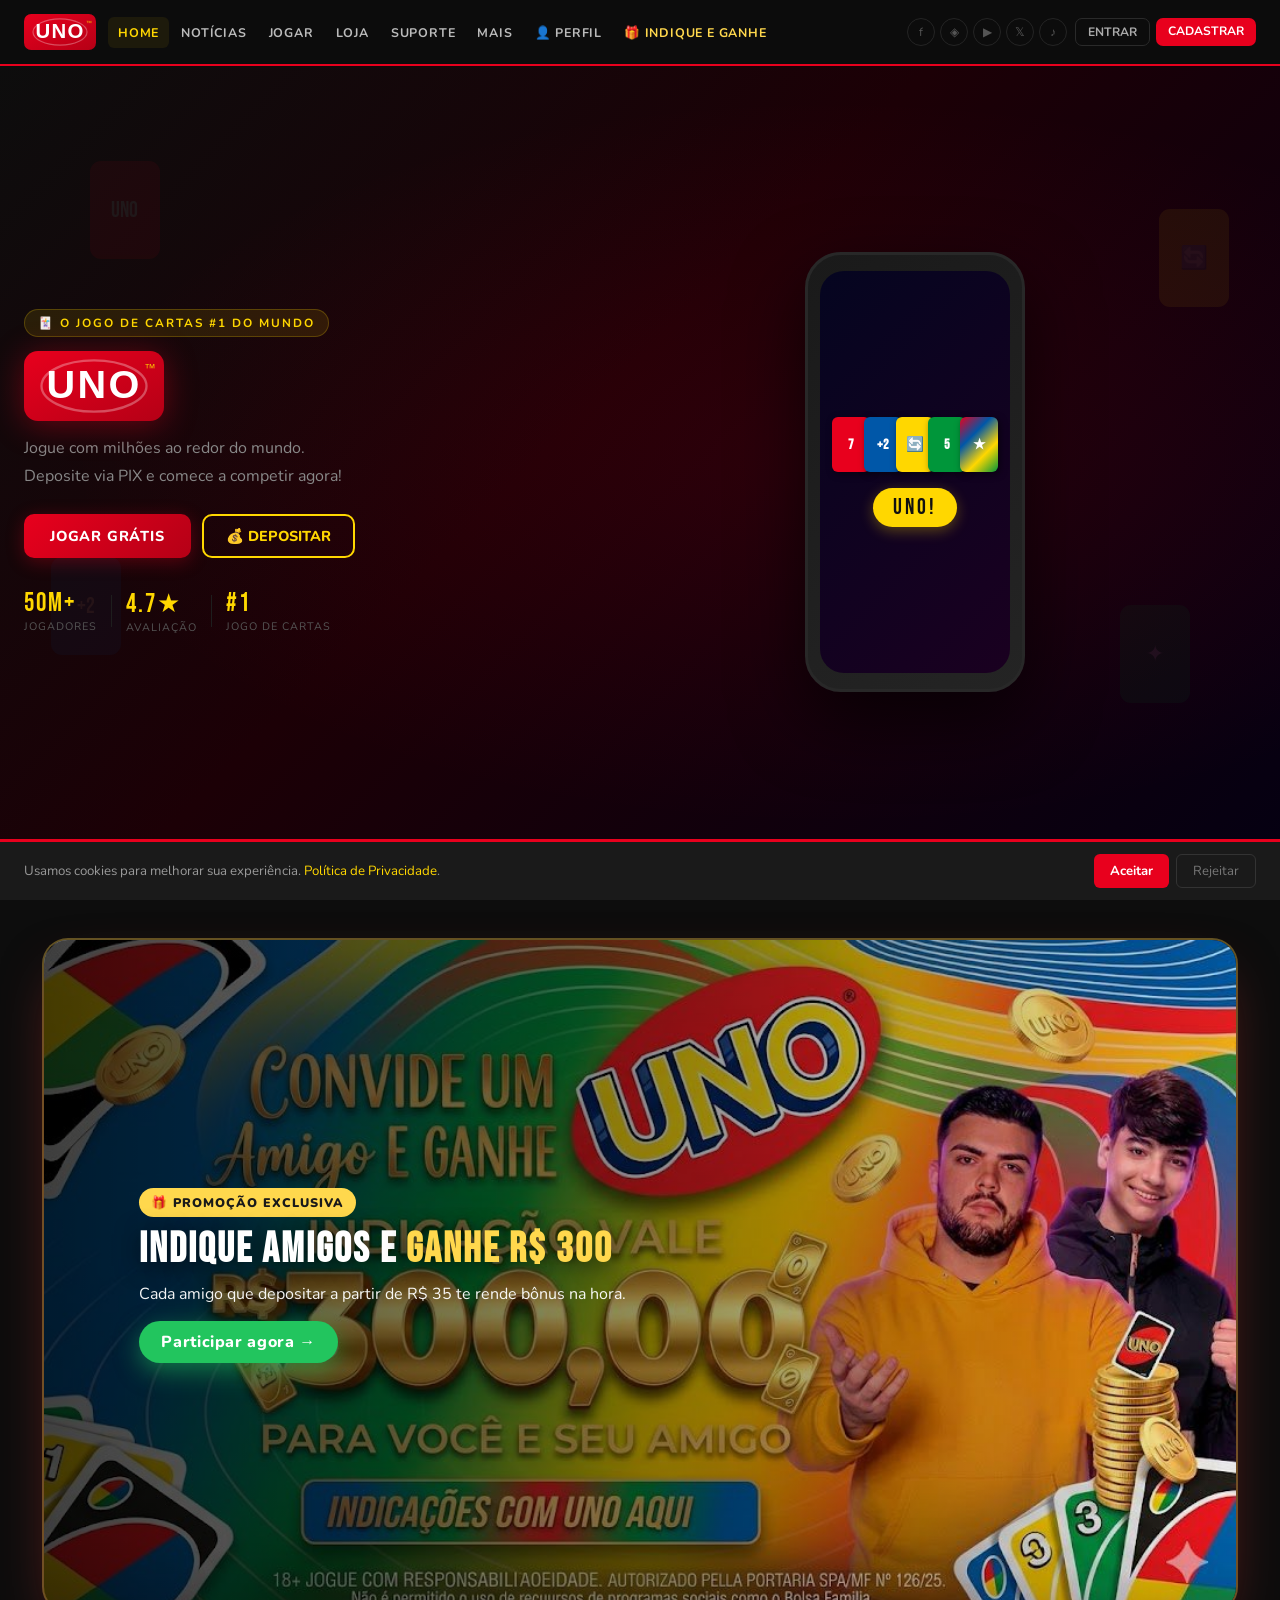
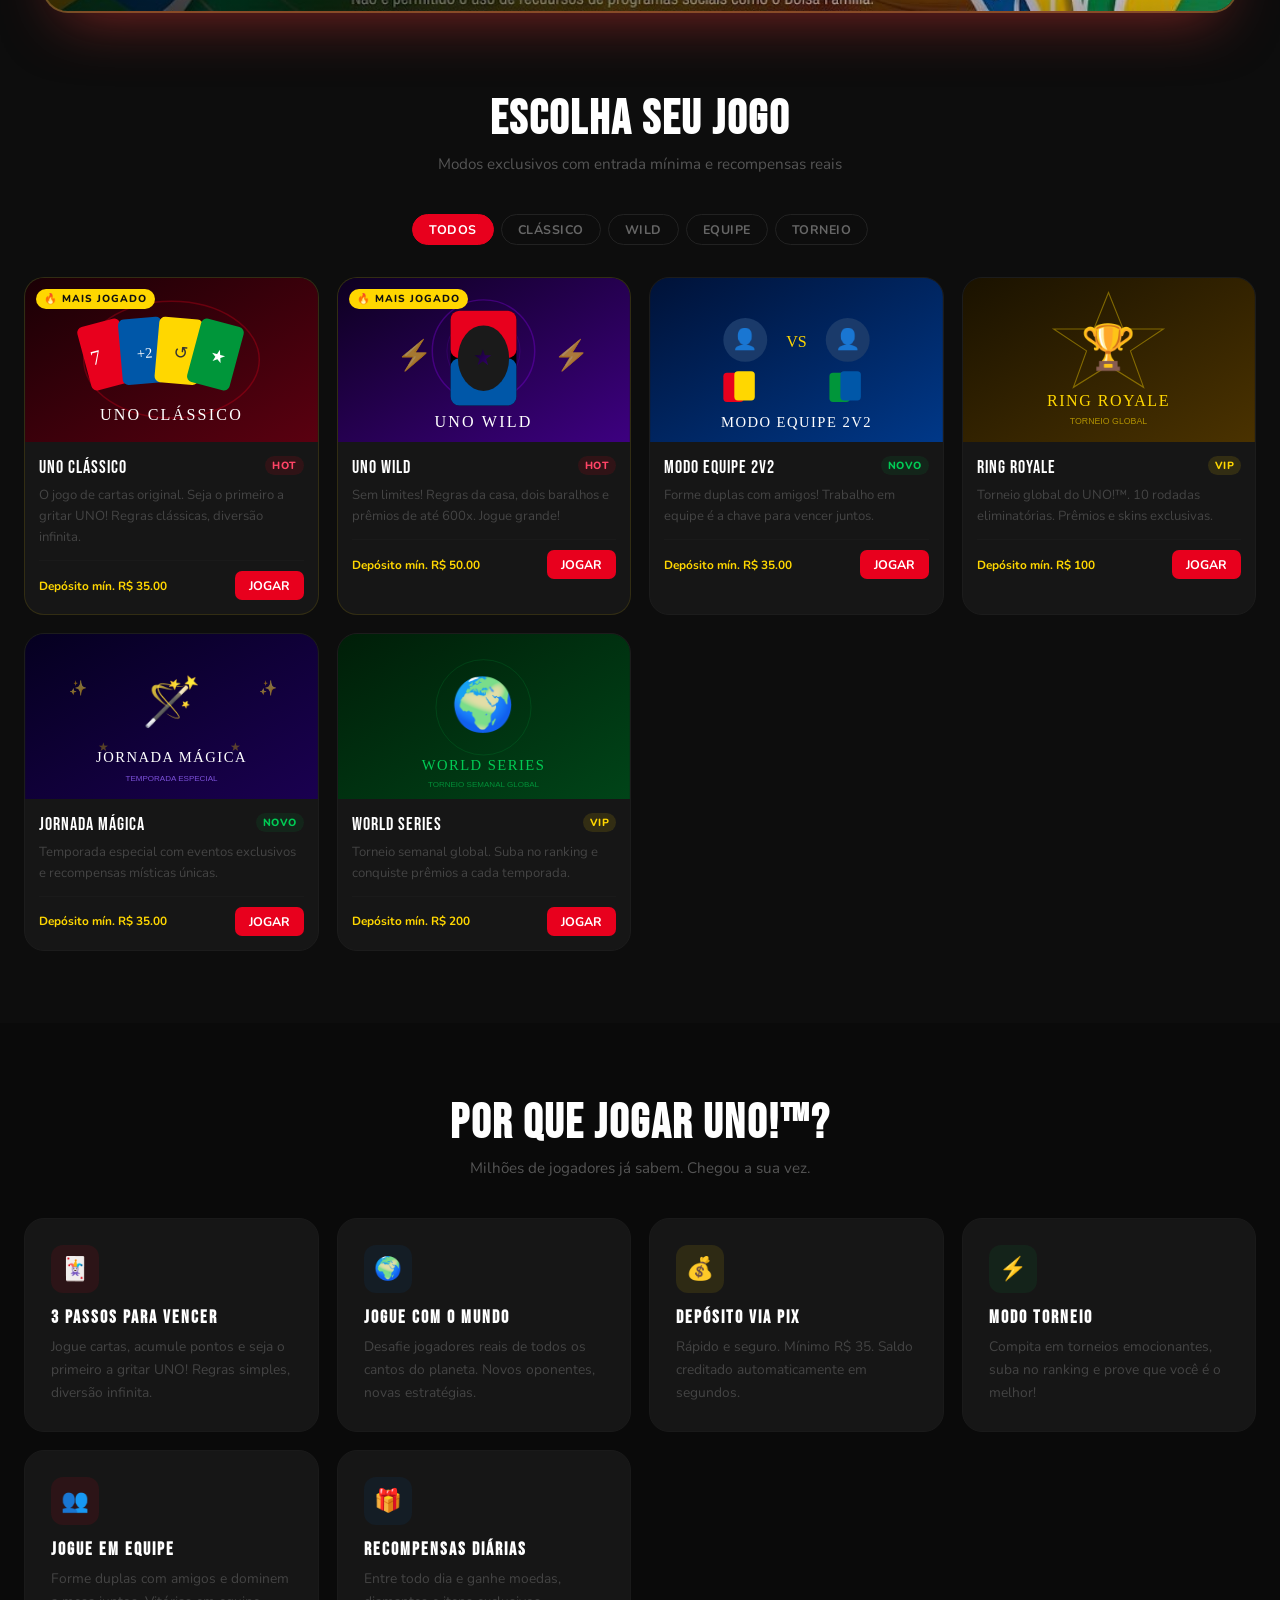
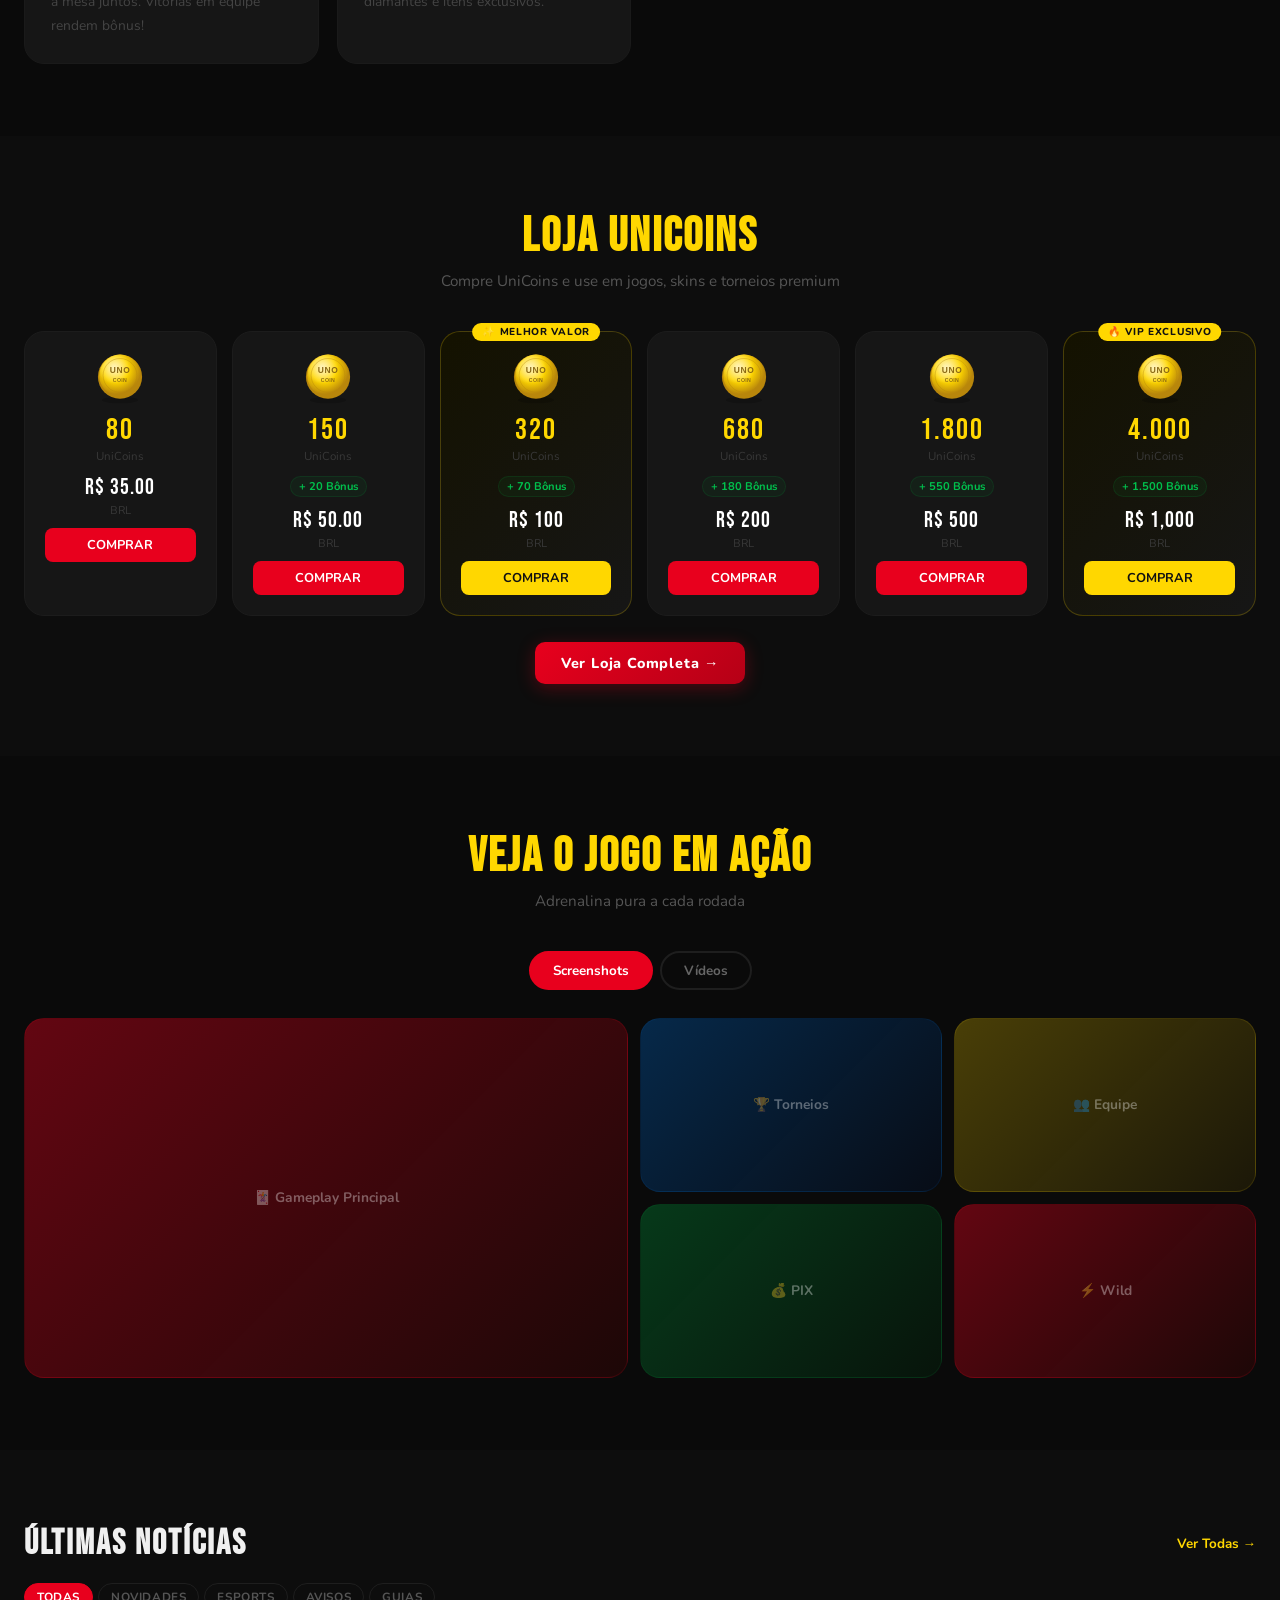
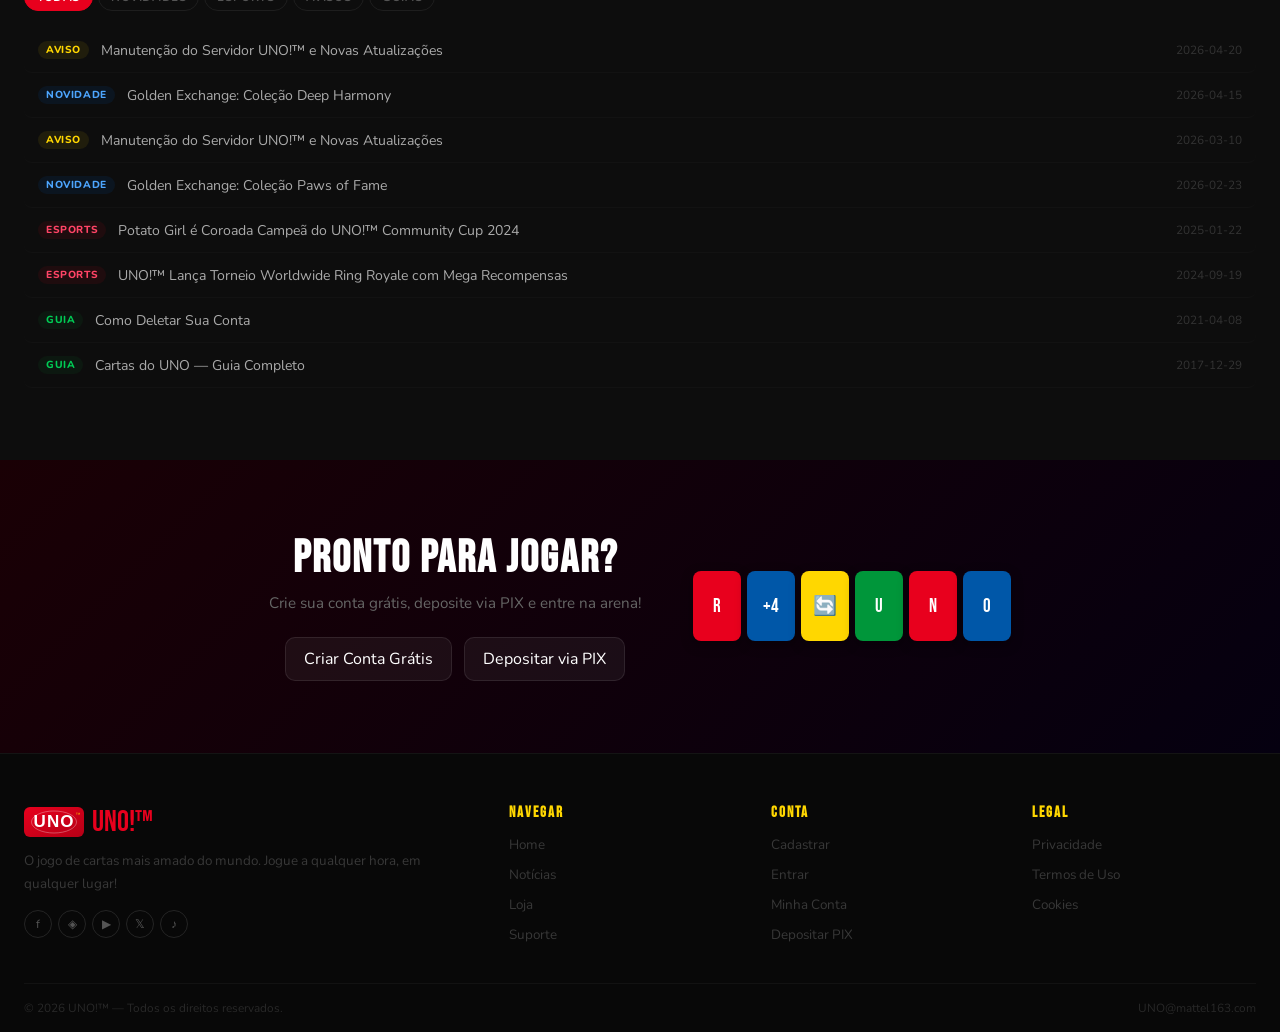
<file: index.html>
<!DOCTYPE html>
<html lang="pt-BR">
<head>
<meta charset="UTF-8"><meta name="viewport" content="width=device-width,initial-scale=1.0">
<meta name="description" content="UNO!™ — O jogo de cartas #1 do mundo. Jogue online, deposite via PIX e compita com jogadores do mundo todo!">
<title>UNO!™ – O Jogo de Cartas Oficial</title>
<link rel="stylesheet" href="css/style.css">
<link href="https://fonts.googleapis.com/css2?family=Bebas+Neue&family=Nunito:wght@400;600;700;800;900&display=swap" rel="stylesheet">
</head>
<body>

<!-- COOKIE -->
<div id="cookieBanner" class="cookie-banner">
  <p>Usamos cookies para melhorar sua experiência. <a href="pages/privacy.html">Política de Privacidade</a>.</p>
  <div class="cookie-btns"><button onclick="acceptCookies()" class="btn-accept">Aceitar</button><button onclick="rejectCookies()" class="btn-reject">Rejeitar</button></div>
</div>

<!-- EXTERNAL MODAL -->
<div id="externalModal" class="modal-overlay" style="display:none"><div class="modal-box"><h3>Ei!</h3><p>Você está saindo do UNO!™ para outro site com política separada.</p><div class="modal-btns"><button onclick="closeModal()" class="btn-goback">VOLTAR</button><button onclick="continueExternal()" class="btn-continue">CONTINUAR</button></div></div></div>

<!-- BUY COINS MODAL -->
<div id="buyCoinModal" class="modal-overlay" style="display:none"><div class="modal-box"><button class="modal-close-x" onclick="closeBuyModal()">✕</button><h3>💰 Comprar UniCoins</h3><p id="bcPkgName" style="font-size:1.3rem;color:var(--yellow);font-family:'Bebas Neue',sans-serif;letter-spacing:2px;margin-bottom:4px"></p><p>Preço: <strong id="bcPkgPrice" style="color:#fff;font-size:1.1rem"></strong></p><p id="bcPkgBonus" style="color:var(--green-light);font-size:.82rem;min-height:18px"></p><div class="modal-btns" style="margin-top:16px"><button onclick="closeBuyModal()" class="btn-goback">CANCELAR</button><button onclick="confirmBuyCoins()" class="btn-continue">PAGAR VIA PIX</button></div></div></div>

<!-- NAVBAR -->
<nav class="navbar" id="navbar">
  <div class="nav-container">
    <a href="index.html" class="nav-logo-wrap">
      <img src="img/uno-logo.svg" alt="UNO" class="nav-logo-img">
    </a>
    <button class="nav-toggle" onclick="toggleMenu()"><span></span><span></span><span></span></button>
    <ul class="nav-links" id="navLinks">
      <li><a href="index.html" class="active" id="nav-home">HOME</a></li>
      <li><a href="pages/news.html" id="nav-news">NOTÍCIAS</a></li>
      <li class="dropdown"><a href="#" id="nav-play">JOGAR ▾</a><ul class="dropdown-menu">
        <li><a href="pages/register.html">🎮 Criar Conta Grátis</a></li>
        <li><a href="pages/login.html">🔑 Entrar e Jogar</a></li>
        <li><a href="pages/deposit.html">💰 Depositar via PIX</a></li>
      </ul></li>
      <li><a href="pages/shop.html" id="nav-shop">LOJA</a></li>
      <li><a href="pages/support.html" id="nav-support">SUPORTE</a></li>
      <li class="dropdown"><a href="#" id="nav-more">MAIS ▾</a><ul class="dropdown-menu">
        <li><a href="#" onclick="openExternal('https://phase10.com');return false;">Phase10</a></li>
        <li><a href="#" onclick="openExternal('https://skipbo.com');return false;">Skip-Bo™</a></li>
        <li><a href="#" onclick="openExternal('https://uno.mattel.com');return false;">UNO Wonder™</a></li>
      </ul></li>
    </ul>
    <div class="nav-right">
      <div class="nav-balance" id="navBalance"></div>
      <div class="nav-social">
        <a href="#" onclick="openExternal('https://facebook.com/UNOnow');return false;" class="soc-icon">f</a>
        <a href="#" class="soc-icon">◈</a><a href="#" class="soc-icon">▶</a>
        <a href="#" class="soc-icon">𝕏</a><a href="#" class="soc-icon">♪</a>
      </div>
      <div class="nav-auth-btns" id="navAuthBtns">
        <a href="pages/login.html" class="btn-ln">ENTRAR</a>
        <a href="pages/register.html" class="btn-rn">CADASTRAR</a>
      </div>
    </div>
  </div>
</nav>

<!-- HERO -->
<section class="hero">
  <div class="cf-r card-float">UNO</div><div class="cf-b card-float">+2</div>
  <div class="cf-y card-float">🔄</div><div class="cf-g card-float">✦</div>
  <div class="hero-content">
    <div class="hero-badge" id="heroBadge">🃏 O JOGO DE CARTAS #1 DO MUNDO</div>
    <img src="img/uno-logo.svg" alt="UNO!™" class="hero-logo-img">
    <p class="hero-sub" id="heroSub">Jogue com milhões ao redor do mundo.<br>Deposite via PIX e comece a competir agora!</p>
    <div class="hero-actions">
      <a href="pages/register.html" class="btn-hp" id="btnPlay">JOGAR GRÁTIS</a>
      <a href="pages/deposit.html" class="btn-hs" id="btnDeposit">💰 DEPOSITAR</a>
    </div>
    <div class="hero-stats">
      <div class="hstat"><span class="hstat-n">50M+</span><span class="hstat-l" data-stat-players>Jogadores</span></div>
      <div class="hstat-div"></div>
      <div class="hstat"><span class="hstat-n">4.7★</span><span class="hstat-l" data-stat-rating>Avaliação</span></div>
      <div class="hstat-div"></div>
      <div class="hstat"><span class="hstat-n">#1</span><span class="hstat-l" data-stat-rank>Jogo de Cartas</span></div>
    </div>
  </div>
  <div class="hero-img">
    <div class="phone-wrap"><div class="phone-scr"><div class="gp-inner">
      <div class="gp-cards">
        <div class="gp-card gc-r">7</div><div class="gp-card gc-b">+2</div>
        <div class="gp-card gc-y">🔄</div><div class="gp-card gc-g">5</div>
        <div class="gp-card gc-w">★</div>
      </div>
      <div class="gp-uno">UNO!</div>
    </div></div></div>
  </div>
</section>

<!-- TICKER -->
<div class="news-ticker"><span class="ticker-lbl">🔴 AO VIVO</span>
  <div class="ticker-track">
    <span>⚡ Manutenção do servidor UNO!™ — 20/04/2026</span>
    <span>🏆 Golden Exchange: Coleção Deep Harmony — 15/04/2026</span>
    <span>🎮 Novos modos de jogo disponíveis!</span>
    <span>🌍 Torneio Ring Royale com recompensas épicas</span>
    <span>💰 Depósito via PIX instantâneo — mínimo R$ 35</span>
    <span>⚡ Manutenção do servidor UNO!™ — 20/04/2026</span>
    <span>🏆 Golden Exchange: Coleção Deep Harmony — 15/04/2026</span>
    <span>🎮 Novos modos de jogo disponíveis!</span>
    <span>🌍 Torneio Ring Royale com recompensas épicas</span>
    <span>💰 Depósito via PIX instantâneo — mínimo R$ 35</span>
  </div>
</div>

<!-- PROMO BANNER (Indique e Ganhe) -->
<section class="promo-banner-home">
  <div class="sec-wrap">
    <a href="pages/promo.html" class="promo-banner-link" aria-label="Indique e Ganhe R$ 300">
      <img src="img/promo-banner.jpeg" alt="Indique amigos e ganhe R$ 300" class="promo-banner-img">
      <div class="promo-banner-overlay">
        <span class="promo-banner-tag">🎁 PROMOÇÃO EXCLUSIVA</span>
        <h3>Indique amigos e <span style="color:#ffd84d">ganhe R$ 300</span></h3>
        <p>Cada amigo que depositar a partir de R$ 35 te rende bônus na hora.</p>
        <span class="promo-banner-cta">Participar agora →</span>
      </div>
    </a>
  </div>
</section>

<!-- GAMES -->

<section class="games-section" id="jogos">
  <div class="sec-wrap">
    <div class="sec-hdr">
      <h2 id="gamesTitle">Escolha Seu Jogo</h2>
      <p id="gamesSub">Modos exclusivos com entrada mínima e recompensas reais</p>
    </div>
    <div class="game-tabs">
      <button class="gtab active" onclick="switchGameTab('all')">TODOS</button>
      <button class="gtab" onclick="switchGameTab('classic')">CLÁSSICO</button>
      <button class="gtab" onclick="switchGameTab('wild')">WILD</button>
      <button class="gtab" onclick="switchGameTab('team')">EQUIPE</button>
      <button class="gtab" onclick="switchGameTab('tournament')">TORNEIO</button>
    </div>
    <div class="games-grid">
      <div class="game-card-item featured" data-type="classic" onclick="playGame('UNO Clássico')">
        <div class="featured-badge">🔥 MAIS JOGADO</div>
        <img src="img/game-classic.svg" alt="UNO Clássico" class="game-thumb">
        <div class="game-info">
          <div class="game-info-top"><span class="game-name">UNO Clássico</span><span class="gbadge gb-hot">HOT</span></div>
          <p class="game-desc">O jogo de cartas original. Seja o primeiro a gritar UNO! Regras clássicas, diversão infinita.</p>
          <div class="game-footer">
            <span class="game-min-dep"><span class="game-min-label">Depósito mín.</span> <span class="price-brl" data-brl="35">R$ 35</span></span>
            <button class="btn-play">JOGAR</button>
          </div>
        </div>
      </div>
      <div class="game-card-item featured" data-type="wild" onclick="playGame('UNO Wild')">
        <div class="featured-badge">🔥 MAIS JOGADO</div>
        <img src="img/game-wild.svg" alt="UNO Wild" class="game-thumb">
        <div class="game-info">
          <div class="game-info-top"><span class="game-name">UNO Wild</span><span class="gbadge gb-hot">HOT</span></div>
          <p class="game-desc">Sem limites! Regras da casa, dois baralhos e prêmios de até 600x. Jogue grande!</p>
          <div class="game-footer">
            <span class="game-min-dep"><span class="game-min-label">Depósito mín.</span> <span class="price-brl" data-brl="50">R$ 50</span></span>
            <button class="btn-play">JOGAR</button>
          </div>
        </div>
      </div>
      <div class="game-card-item" data-type="team" onclick="playGame('UNO Equipe 2v2')">
        <img src="img/game-team.svg" alt="UNO Equipe" class="game-thumb">
        <div class="game-info">
          <div class="game-info-top"><span class="game-name">Modo Equipe 2v2</span><span class="gbadge gb-new">NOVO</span></div>
          <p class="game-desc">Forme duplas com amigos! Trabalho em equipe é a chave para vencer juntos.</p>
          <div class="game-footer">
            <span class="game-min-dep"><span class="game-min-label">Depósito mín.</span> <span class="price-brl" data-brl="35">R$ 35</span></span>
            <button class="btn-play">JOGAR</button>
          </div>
        </div>
      </div>
      <div class="game-card-item" data-type="tournament" onclick="playGame('Ring Royale')">
        <img src="img/game-royale.svg" alt="Ring Royale" class="game-thumb">
        <div class="game-info">
          <div class="game-info-top"><span class="game-name">Ring Royale</span><span class="gbadge gb-vip">VIP</span></div>
          <p class="game-desc">Torneio global do UNO!™. 10 rodadas eliminatórias. Prêmios e skins exclusivas.</p>
          <div class="game-footer">
            <span class="game-min-dep"><span class="game-min-label">Depósito mín.</span> <span class="price-brl" data-brl="100">R$ 100</span></span>
            <button class="btn-play">JOGAR</button>
          </div>
        </div>
      </div>
      <div class="game-card-item" data-type="classic" onclick="playGame('Jornada Mágica')">
        <img src="img/game-magic.svg" alt="Jornada Mágica" class="game-thumb">
        <div class="game-info">
          <div class="game-info-top"><span class="game-name">Jornada Mágica</span><span class="gbadge gb-new">NOVO</span></div>
          <p class="game-desc">Temporada especial com eventos exclusivos e recompensas místicas únicas.</p>
          <div class="game-footer">
            <span class="game-min-dep"><span class="game-min-label">Depósito mín.</span> <span class="price-brl" data-brl="35">R$ 35</span></span>
            <button class="btn-play">JOGAR</button>
          </div>
        </div>
      </div>
      <div class="game-card-item" data-type="tournament" onclick="playGame('World Series')">
        <img src="img/game-world.svg" alt="World Series" class="game-thumb">
        <div class="game-info">
          <div class="game-info-top"><span class="game-name">World Series</span><span class="gbadge gb-vip">VIP</span></div>
          <p class="game-desc">Torneio semanal global. Suba no ranking e conquiste prêmios a cada temporada.</p>
          <div class="game-footer">
            <span class="game-min-dep"><span class="game-min-label">Depósito mín.</span> <span class="price-brl" data-brl="200">R$ 200</span></span>
            <button class="btn-play">JOGAR</button>
          </div>
        </div>
      </div>
    </div>
  </div>
</section>

<!-- FEATURES -->
<section class="features-section">
  <div class="sec-wrap">
    <div class="sec-hdr"><h2 id="featTitle">Por Que Jogar UNO!™?</h2><p id="featSub">Milhões de jogadores já sabem. Chegou a sua vez.</p></div>
    <div class="features-grid">
      <div class="feat-card"><div class="feat-icon ic-r">🃏</div><h3>3 Passos para Vencer</h3><p>Jogue cartas, acumule pontos e seja o primeiro a gritar UNO! Regras simples, diversão infinita.</p></div>
      <div class="feat-card"><div class="feat-icon ic-b">🌍</div><h3>Jogue com o Mundo</h3><p>Desafie jogadores reais de todos os cantos do planeta. Novos oponentes, novas estratégias.</p></div>
      <div class="feat-card"><div class="feat-icon ic-y">💰</div><h3>Depósito via PIX</h3><p>Rápido e seguro. Mínimo R$ 35. Saldo creditado automaticamente em segundos.</p></div>
      <div class="feat-card"><div class="feat-icon ic-g">⚡</div><h3>Modo Torneio</h3><p>Compita em torneios emocionantes, suba no ranking e prove que você é o melhor!</p></div>
      <div class="feat-card"><div class="feat-icon ic-r">👥</div><h3>Jogue em Equipe</h3><p>Forme duplas com amigos e dominem a mesa juntos. Vitórias em equipe rendem bônus!</p></div>
      <div class="feat-card"><div class="feat-icon ic-b">🎁</div><h3>Recompensas Diárias</h3><p>Entre todo dia e ganhe moedas, diamantes e itens exclusivos.</p></div>
    </div>
  </div>
</section>

<!-- UNICOINS SHOP -->
<section class="shop-section">
  <div class="sec-wrap">
    <div class="sec-hdr yel"><h2 id="shopTitle">Loja UniCoins</h2><p id="shopSub">Compre UniCoins e use em jogos, skins e torneios premium</p></div>
    <div class="coins-grid">
      <div class="coin-pkg" onclick="buyCoins({coins:'80',price:'35',label:'Starter Pack'})">
        <img src="img/uno-coin.svg" class="pkg-icon" alt="UniCoin">
        <div class="pkg-coins">80</div><div class="pkg-coin-label">UniCoins</div>
        <div class="pkg-price price-brl" data-brl="35">R$ 35</div><div class="pkg-price-brl">BRL</div>
        <button class="btn-buy">COMPRAR</button>
      </div>
      <div class="coin-pkg" onclick="buyCoins({coins:'150',price:'50',bonus:'+ 20 Bônus',label:'Bronze Pack'})">
        <img src="img/uno-coin.svg" class="pkg-icon" alt="UniCoin">
        <div class="pkg-coins">150</div><div class="pkg-coin-label">UniCoins</div>
        <div class="pkg-bonus">+ 20 Bônus</div>
        <div class="pkg-price price-brl" data-brl="50">R$ 50</div><div class="pkg-price-brl">BRL</div>
        <button class="btn-buy">COMPRAR</button>
      </div>
      <div class="coin-pkg best-val" onclick="buyCoins({coins:'320',price:'100',bonus:'+ 70 Bônus',label:'Silver Pack'})">
        <div class="pkg-badge">✨ MELHOR VALOR</div>
        <img src="img/uno-coin.svg" class="pkg-icon" alt="UniCoin">
        <div class="pkg-coins">320</div><div class="pkg-coin-label">UniCoins</div>
        <div class="pkg-bonus">+ 70 Bônus</div>
        <div class="pkg-price price-brl" data-brl="100">R$ 100</div><div class="pkg-price-brl">BRL</div>
        <button class="btn-buy">COMPRAR</button>
      </div>
      <div class="coin-pkg" onclick="buyCoins({coins:'680',price:'200',bonus:'+ 180 Bônus',label:'Gold Pack'})">
        <img src="img/uno-coin.svg" class="pkg-icon" alt="UniCoin">
        <div class="pkg-coins">680</div><div class="pkg-coin-label">UniCoins</div>
        <div class="pkg-bonus">+ 180 Bônus</div>
        <div class="pkg-price price-brl" data-brl="200">R$ 200</div><div class="pkg-price-brl">BRL</div>
        <button class="btn-buy">COMPRAR</button>
      </div>
      <div class="coin-pkg" onclick="buyCoins({coins:'1800',price:'500',bonus:'+ 550 Bônus',label:'Platinum Pack'})">
        <img src="img/uno-coin.svg" class="pkg-icon" alt="UniCoin">
        <div class="pkg-coins">1.800</div><div class="pkg-coin-label">UniCoins</div>
        <div class="pkg-bonus">+ 550 Bônus</div>
        <div class="pkg-price price-brl" data-brl="500">R$ 500</div><div class="pkg-price-brl">BRL</div>
        <button class="btn-buy">COMPRAR</button>
      </div>
      <div class="coin-pkg best-val" onclick="buyCoins({coins:'4000',price:'1000',bonus:'+ 1.500 Bônus',label:'Diamond VIP'})">
        <div class="pkg-badge">🔥 VIP EXCLUSIVO</div>
        <img src="img/uno-coin.svg" class="pkg-icon" alt="UniCoin">
        <div class="pkg-coins">4.000</div><div class="pkg-coin-label">UniCoins</div>
        <div class="pkg-bonus">+ 1.500 Bônus</div>
        <div class="pkg-price price-brl" data-brl="1000">R$ 1.000</div><div class="pkg-price-brl">BRL</div>
        <button class="btn-buy">COMPRAR</button>
      </div>
    </div>
    <div style="text-align:center;margin-top:26px">
      <a href="pages/shop.html" class="btn-hp" style="display:inline-block;padding:11px 26px">Ver Loja Completa →</a>
    </div>
  </div>
</section>

<!-- GALLERY -->
<section class="gallery-section">
  <div class="sec-wrap"><div class="sec-hdr yel"><h2>Veja o Jogo em Ação</h2><p>Adrenalina pura a cada rodada</p></div></div>
  <div class="gal-tabs">
    <button class="gtab2 active" onclick="switchTab('screenshots')">Screenshots</button>
    <button class="gtab2" onclick="switchTab('videos')">Vídeos</button>
  </div>
  <div class="gal-content" id="screenshotsTab">
    <div class="shots-grid">
      <div class="shot-big"><div class="shot-ph sg-r">🃏 Gameplay Principal</div></div>
      <div><div class="shot-ph sg-b" style="border-radius:var(--radius-lg);height:100%">🏆 Torneios</div></div>
      <div><div class="shot-ph sg-y" style="border-radius:var(--radius-lg);height:100%">👥 Equipe</div></div>
      <div><div class="shot-ph sg-g" style="border-radius:var(--radius-lg);height:100%">💰 PIX</div></div>
      <div><div class="shot-ph sg-r" style="border-radius:var(--radius-lg);height:100%">⚡ Wild</div></div>
    </div>
  </div>
  <div class="gal-content hidden" id="videosTab">
    <div class="vids-grid">
      <div class="vid-card" onclick="playVideo(this,'3 Passos para Vencer')"><div class="vid-thumb sg-r"><span class="vid-play-btn">▶</span><p>3 Passos para Vencer</p></div></div>
      <div class="vid-card" onclick="playVideo(this,'Sorry Not Sorry')"><div class="vid-thumb sg-b"><span class="vid-play-btn">▶</span><p>Sorry Not Sorry</p></div></div>
      <div class="vid-card" onclick="playVideo(this,'O Jogo #1 do Mundo')"><div class="vid-thumb sg-y"><span class="vid-play-btn">▶</span><p>O Jogo #1 do Mundo</p></div></div>
      <div class="vid-card" onclick="playVideo(this,'Trabalho em Equipe')"><div class="vid-thumb sg-g"><span class="vid-play-btn">▶</span><p>Trabalho em Equipe</p></div></div>
    </div>
  </div>
</section>

<!-- NEWS -->
<section class="news-section">
  <div class="sec-wrap">
    <div class="news-top"><h2 style="font-size:2.2rem">Últimas Notícias</h2><a href="pages/news.html" class="see-all">Ver Todas →</a></div>
    <div class="news-tabs">
      <button class="ntab active" onclick="filterNews('all',this)">TODAS</button>
      <button class="ntab" onclick="filterNews('news',this)">NOVIDADES</button>
      <button class="ntab" onclick="filterNews('esports',this)">ESPORTS</button>
      <button class="ntab" onclick="filterNews('notice',this)">AVISOS</button>
      <button class="ntab" onclick="filterNews('guide',this)">GUIAS</button>
    </div>
    <div class="news-list">
      <a href="pages/news-detail.html" class="news-item" data-type="notice"><span class="ntag t-notice">AVISO</span><span class="n-title">Manutenção do Servidor UNO!™ e Novas Atualizações</span><span class="n-date">2026-04-20</span></a>
      <a href="pages/news-detail.html" class="news-item" data-type="news"><span class="ntag t-news">NOVIDADE</span><span class="n-title">Golden Exchange: Coleção Deep Harmony</span><span class="n-date">2026-04-15</span></a>
      <a href="pages/news-detail.html" class="news-item" data-type="notice"><span class="ntag t-notice">AVISO</span><span class="n-title">Manutenção do Servidor UNO!™ e Novas Atualizações</span><span class="n-date">2026-03-10</span></a>
      <a href="pages/news-detail.html" class="news-item" data-type="news"><span class="ntag t-news">NOVIDADE</span><span class="n-title">Golden Exchange: Coleção Paws of Fame</span><span class="n-date">2026-02-23</span></a>
      <a href="pages/news-detail.html" class="news-item" data-type="esports"><span class="ntag t-esports">ESPORTS</span><span class="n-title">Potato Girl é Coroada Campeã do UNO!™ Community Cup 2024</span><span class="n-date">2025-01-22</span></a>
      <a href="pages/news-detail.html" class="news-item" data-type="esports"><span class="ntag t-esports">ESPORTS</span><span class="n-title">UNO!™ Lança Torneio Worldwide Ring Royale com Mega Recompensas</span><span class="n-date">2024-09-19</span></a>
      <a href="pages/news-detail.html" class="news-item" data-type="guide"><span class="ntag t-guide">GUIA</span><span class="n-title">Como Deletar Sua Conta</span><span class="n-date">2021-04-08</span></a>
      <a href="pages/news-detail.html" class="news-item" data-type="guide"><span class="ntag t-guide">GUIA</span><span class="n-title">Cartas do UNO — Guia Completo</span><span class="n-date">2017-12-29</span></a>
    </div>
  </div>
</section>

<!-- CTA -->
<section class="cta-section">
  <div class="cta-content">
    <h2 id="ctaTitle">Pronto para Jogar?</h2>
    <p id="ctaSub">Crie sua conta grátis, deposite via PIX e entre na arena!</p>
    <div class="cta-stores">
      <a href="pages/register.html" class="store-badge" id="btnSignupFree"><div class="sb-icon">🎮</div><div class="sb-text"><small>Comece agora</small><strong>Criar Conta Grátis</strong></div></a>
      <a href="pages/deposit.html" class="store-badge" id="btnDepositPix"><div class="sb-icon">💰</div><div class="sb-text"><small>Mínimo R$ 35</small><strong>Depositar via PIX</strong></div></a>
    </div>
  </div>
  <div class="cta-deco-cards">
    <div class="dc dc1">R</div><div class="dc dc2">+4</div><div class="dc dc3">🔄</div>
    <div class="dc dc4">U</div><div class="dc dc5">N</div><div class="dc dc6">O</div>
  </div>
</section>

<!-- FOOTER -->
<footer class="footer">
  <div class="footer-grid">
    <div class="footer-brand">
      <div class="footer-logo-wrap"><img src="img/uno-logo.svg" alt="UNO" class="footer-logo-img"><span class="footer-logo-text">UNO!™</span></div>
      <p>O jogo de cartas mais amado do mundo. Jogue a qualquer hora, em qualquer lugar!</p>
      <div class="footer-social">
        <a href="#" onclick="openExternal('https://facebook.com/UNOnow');return false;" class="soc-icon">f</a>
        <a href="#" class="soc-icon">◈</a><a href="#" class="soc-icon">▶</a>
        <a href="#" class="soc-icon">𝕏</a><a href="#" class="soc-icon">♪</a>
      </div>
    </div>
    <div class="footer-links"><h4>Navegar</h4><ul>
      <li><a href="index.html">Home</a></li><li><a href="pages/news.html">Notícias</a></li>
      <li><a href="pages/shop.html">Loja</a></li><li><a href="pages/support.html">Suporte</a></li>
    </ul></div>
    <div class="footer-links"><h4>Conta</h4><ul>
      <li><a href="pages/register.html">Cadastrar</a></li><li><a href="pages/login.html">Entrar</a></li>
      <li><a href="pages/dashboard.html">Minha Conta</a></li><li><a href="pages/deposit.html">Depositar PIX</a></li>
    </ul></div>
    <div class="footer-links"><h4>Legal</h4><ul>
      <li><a href="pages/privacy.html">Privacidade</a></li><li><a href="pages/eula.html">Termos de Uso</a></li>
      <li><a href="#" onclick="manageCookies();return false;">Cookies</a></li>
    </ul></div>
  </div>
  <div class="footer-bottom"><p>© 2026 UNO!™ — Todos os direitos reservados.</p><p>UNO@mattel163.com</p></div>
</footer>

<script src="js/main.js"></script>
</body>
</html>
</file>
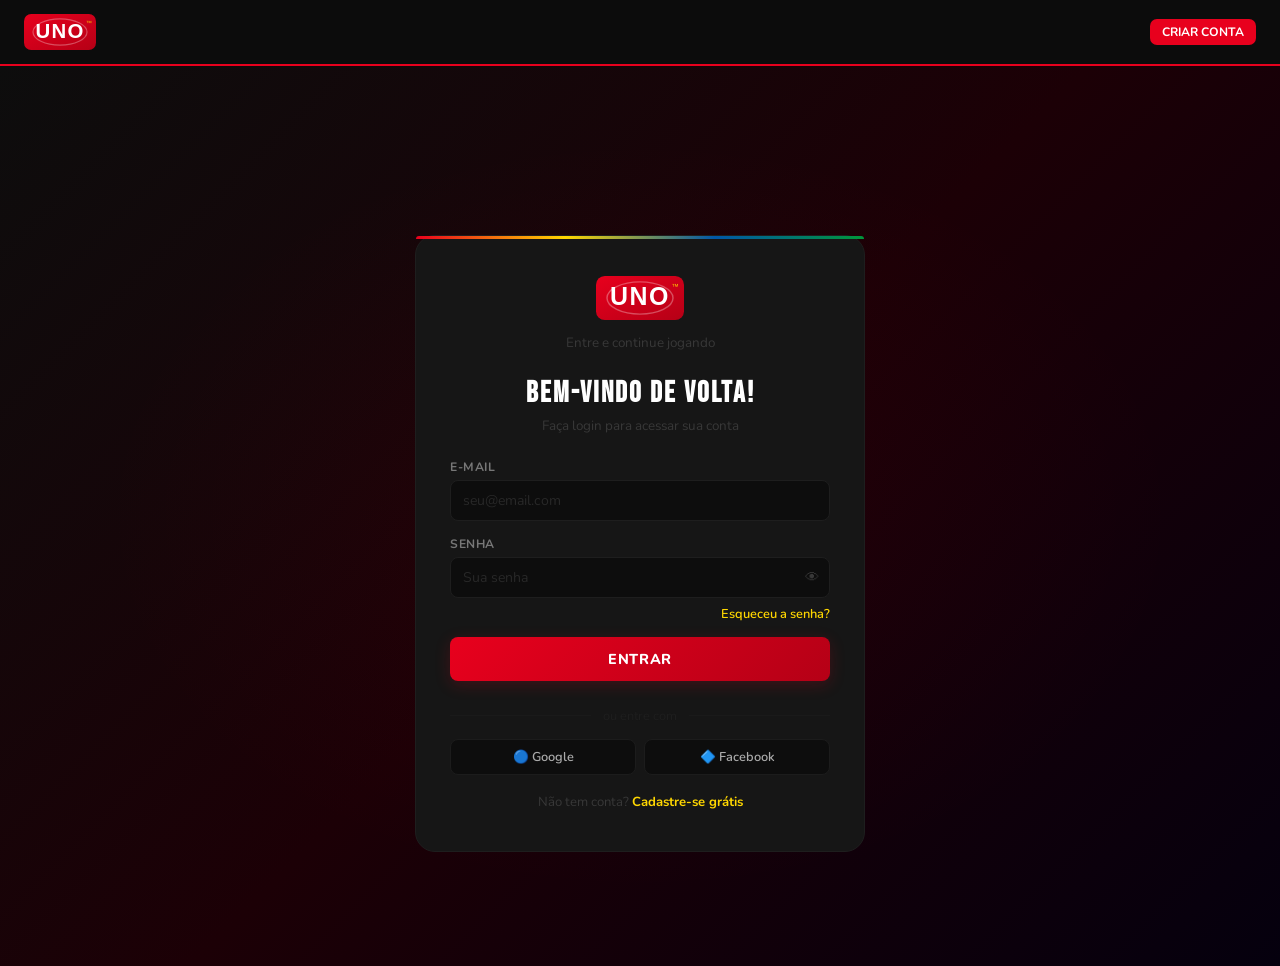
<file: pages/dashboard.html>
<!DOCTYPE html>
<html lang="pt-BR"><head><meta charset="UTF-8"><meta name="viewport" content="width=device-width,initial-scale=1.0"><title>Minha Conta – UNO!™</title><link rel="stylesheet" href="../css/style.css"><link href="https://fonts.googleapis.com/css2?family=Bebas+Neue&family=Nunito:wght@400;600;700;800;900&display=swap" rel="stylesheet"></head>
<body>
<nav class="navbar" id="navbar"><div class="nav-container"><a href="../index.html" class="nav-logo-wrap"><img src="../img/uno-logo.svg" alt="UNO" class="nav-logo-img"></a><button class="nav-toggle" onclick="toggleMenu()"><span></span><span></span><span></span></button><ul class="nav-links" id="navLinks"><li><a href="../index.html">HOME</a></li><li><a href="news.html">NOTÍCIAS</a></li><li><a href="support.html">SUPORTE</a></li></ul><div class="nav-right"><div class="nav-balance" id="navBalance"></div><div class="nav-auth-btns" id="navAuthBtns"></div></div></div></nav>
<div class="dash-layout">
<aside class="sidebar">
  <div class="s-user"><div class="s-avatar" id="sAvatar">U</div><div class="s-name" id="sName">...</div><div class="s-bal">Saldo: <span id="sBal">R$ 0,00</span></div></div>
  <ul class="s-nav">
    <li><a href="dashboard.html" class="active"><span class="ni">🏠</span> Visão Geral</a></li>
    <li><a href="deposit.html"><span class="ni">💰</span> Depositar PIX</a></li>
    <li><a href="withdraw.html"><span class="ni">💸</span> Sacar PIX</a></li>
    <li><a href="promo.html"><span class="ni">🎁</span> Indique e Ganhe</a></li>
    <li><a href="transactions.html"><span class="ni">📋</span> Transações</a></li>
    <li><a href="shop.html"><span class="ni">🛒</span> Loja UniCoins</a></li>
    <li><a href="profile.html"><span class="ni">👤</span> Perfil & Idioma</a></li>
    <li><a href="support.html"><span class="ni">🎧</span> Suporte</a></li>
    <li><a href="#" onclick="doLogout()"><span class="ni">🚪</span> Sair</a></li>
  </ul>
</aside>
<main class="main-area">
  <div class="dash-hdr"><h1 id="dashGreet">Olá!</h1><p>Bem-vindo de volta ao UNO!™</p></div>
  <div class="stats-row">
    <div class="stat-card sc-y"><div class="sc-label">SALDO DISPONÍVEL</div><div class="sc-value" id="scBalance">R$ 0,00</div><div class="sc-sub"><a href="deposit.html" style="color:var(--yellow)">+ Depositar via PIX</a></div></div>
    <div class="stat-card sc-g"><div class="sc-label">VITÓRIAS</div><div class="sc-value" id="scWins">0</div><div class="sc-sub">Total de vitórias</div></div>
    <div class="stat-card sc-b"><div class="sc-label">PARTIDAS</div><div class="sc-value" id="scGames">0</div><div class="sc-sub">Desde o início</div></div>
    <div class="stat-card sc-r"><div class="sc-label">NÍVEL</div><div class="sc-value" id="scLevel">1</div><div class="sc-sub">Continue jogando!</div></div>
  </div>
  <div style="margin-bottom:32px">
    <h3 style="font-size:1.35rem;color:#fff;margin-bottom:14px">Ações Rápidas</h3>
    <div style="display:flex;gap:11px;flex-wrap:wrap">
      <a href="deposit.html" class="btn-hp" style="display:inline-block;padding:10px 20px;font-size:.86rem">💰 Depositar PIX</a>
      <a href="withdraw.html" style="display:inline-block;padding:10px 20px;font-size:.86rem;border-radius:8px;background:linear-gradient(135deg,var(--green),#007a30);color:#fff;font-weight:700;font-family:'Nunito',sans-serif">💸 Sacar PIX</a>
      <a href="promo.html" style="display:inline-block;padding:10px 20px;font-size:.86rem;border-radius:8px;background:linear-gradient(135deg,var(--yellow),var(--yellow-dark));color:#111;font-weight:800;font-family:'Nunito',sans-serif">🎁 Indique e Ganhe R$ 300</a>
      <a href="../index.html#jogos" class="btn-hs" style="display:inline-block;padding:10px 20px;font-size:.86rem">🃏 Jogar</a>
      <a href="shop.html" style="display:inline-block;padding:10px 20px;font-size:.86rem;border-radius:8px;border:1px solid #222;color:#888;font-weight:700;transition:all .2s" onmouseover="this.style.borderColor='var(--yellow)';this.style.color='var(--yellow)'" onmouseout="this.style.borderColor='#222';this.style.color='#888'">🛒 Loja</a>
      <a href="transactions.html" style="display:inline-block;padding:10px 20px;font-size:.86rem;border-radius:8px;border:1px solid #222;color:#888;font-weight:700;transition:all .2s" onmouseover="this.style.borderColor='var(--yellow)';this.style.color='var(--yellow)'" onmouseout="this.style.borderColor='#222';this.style.color='#888'">📋 Transações</a>
    </div>
  </div>
  <div>
    <h3 style="font-size:1.35rem;color:#fff;margin-bottom:14px">Últimas Transações</h3>
    <div style="background:#161616;border:1px solid #1a1a1a;border-radius:var(--radius-lg);overflow:hidden">
      <table class="tx-table"><thead><tr><th>DATA</th><th>TIPO</th><th>MÉTODO</th><th>VALOR</th><th>STATUS</th></tr></thead>
      <tbody id="txBody"><tr><td colspan="5" style="text-align:center;color:#2a2a2a;padding:36px">Nenhuma transação. <a href="deposit.html" style="color:var(--yellow)">Faça seu primeiro depósito!</a></td></tr></tbody></table>
    </div>
  </div>
</main>
</div>
<script src="../js/main.js"></script><script src="../js/auth.js"></script>
<script>
requireAuth();
function doLogout(){localStorage.removeItem('unoUser');window.location.href='../index.html'}
window.addEventListener('DOMContentLoaded',()=>{
  const user=getUser();if(!user)return;
  document.getElementById('sAvatar').textContent=user.name.charAt(0).toUpperCase();
  document.getElementById('sName').textContent=user.name;
  document.getElementById('sBal').textContent='R$ '+parseFloat(user.balance||0).toFixed(2).replace('.',',');
  document.getElementById('dashGreet').textContent='Olá, '+user.name.split(' ')[0]+'!';
  document.getElementById('scBalance').textContent='R$ '+parseFloat(user.balance||0).toFixed(2).replace('.',',');
  document.getElementById('scWins').textContent=user.wins||0;
  document.getElementById('scGames').textContent=user.games||0;
  document.getElementById('scLevel').textContent=user.level||1;
  const nb=document.getElementById('navBalance');
  if(nb){nb.textContent='💰 R$ '+parseFloat(user.balance||0).toFixed(2).replace('.',',');nb.classList.add('show')}
  const txs=JSON.parse(localStorage.getItem('unoTransactions')||'[]');
  const tb=document.getElementById('txBody');
  if(txs.length){
    const sm={pending:'<span class="txb tx-p">⏳ Pendente</span>',confirmed:'<span class="txb tx-c">✅ Confirmado</span>',failed:'<span class="txb tx-f">❌ Falhou</span>'};
    tb.innerHTML=txs.slice(0,5).map(tx=>{
      const d=new Date(tx.date);
      return`<tr><td style="color:#383838;font-size:.8rem">${d.toLocaleDateString('pt-BR')} ${d.toLocaleTimeString('pt-BR',{hour:'2-digit',minute:'2-digit'})}</td><td>${tx.type==='deposit'?'⬇ Depósito':'⬆ Saque'}</td><td>PIX</td><td style="color:var(--yellow);font-weight:700">R$ ${parseFloat(tx.amount).toFixed(2).replace('.',',')}</td><td>${sm[tx.status]||sm.pending}</td></tr>`;
    }).join('');
  }
});
</script>
</body></html>
</file>
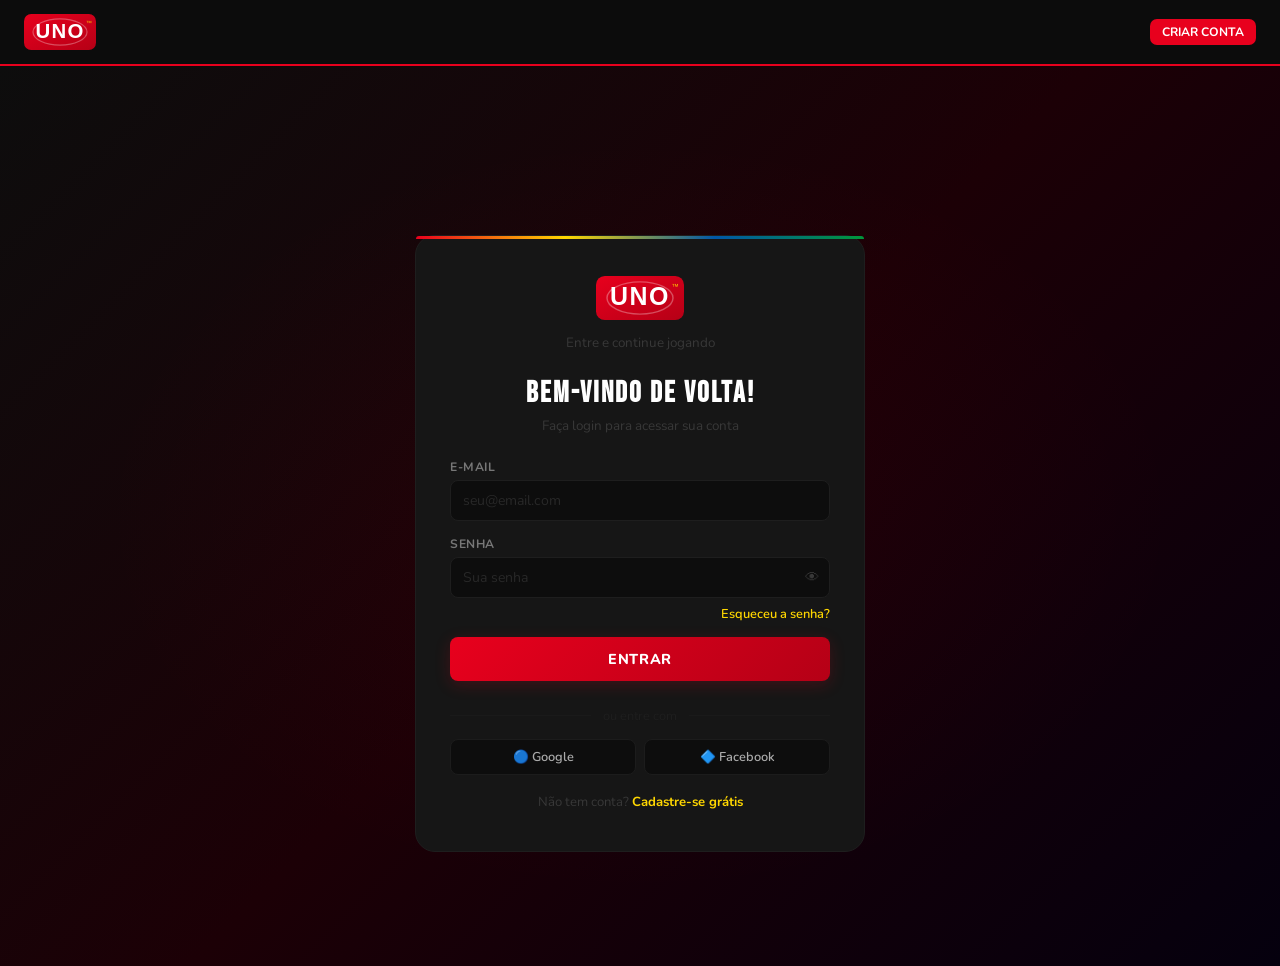
<file: pages/deposit.html>
<!DOCTYPE html>
<html lang="pt-BR"><head><meta charset="UTF-8"><meta name="viewport" content="width=device-width,initial-scale=1.0"><title>Depositar via PIX – UNO!™</title><link rel="stylesheet" href="../css/style.css"><link href="https://fonts.googleapis.com/css2?family=Bebas+Neue&family=Nunito:wght@400;600;700;800;900&display=swap" rel="stylesheet"></head>
<body>
<nav class="navbar" id="navbar"><div class="nav-container"><a href="../index.html" class="nav-logo-wrap"><img src="../img/uno-logo.svg" alt="UNO" class="nav-logo-img"></a><button class="nav-toggle" onclick="toggleMenu()"><span></span><span></span><span></span></button><ul class="nav-links" id="navLinks"><li><a href="../index.html">HOME</a></li><li><a href="dashboard.html">MINHA CONTA</a></li><li><a href="support.html">SUPORTE</a></li></ul><div class="nav-right"><div class="nav-balance" id="navBalance"></div><div class="nav-auth-btns" id="navAuthBtns"></div></div></div></nav>
<div class="page-hero"><h1>Depositar via PIX</h1><p class="breadcrumb"><a href="../index.html">HOME</a> › <a href="dashboard.html">MINHA CONTA</a> › DEPOSITAR</p></div>
<div class="page-content">
<div class="deposit-wrap">

<div id="pixForm">
  <div class="dep-card">
    <h3>💰 Escolha o Valor</h3>
    <div class="amount-grid" id="amountGrid"></div>
    <div class="form-group">
      <label class="form-label">OU DIGITE OUTRO VALOR (mín. R$ 20)</label>
      <div class="prefix-wrap"><span class="pfx">R$</span><input type="number" id="customAmount" class="form-input pfx-input" placeholder="0,00" min="20" step="0.01"></div>
    </div>
  </div>
  <div class="dep-card">
    <h3>👤 Seus Dados</h3>
    <div class="form-group"><label class="form-label">NOME COMPLETO</label><input type="text" id="depositName" class="form-input" placeholder="Seu nome completo"></div>
    <div class="form-group"><label class="form-label">E-MAIL</label><input type="email" id="depositEmail" class="form-input" placeholder="seu@email.com"></div>
    <div id="depErr" class="dep-err"></div>
    <button onclick="generatePix()" class="btn-full btn-red" id="btnGenPix">💳 Gerar QR Code PIX</button>
    <ul class="dep-info">
      <li><span>⚡</span> PIX processado instantaneamente</li>
      <li><span>🔒</span> 100% seguro via EXPFY Pay</li>
      <li><span>✅</span> Saldo creditado automaticamente</li>
      <li><span>⏱</span> QR Code válido por 10 minutos</li>
    </ul>
  </div>
</div>

<div id="pixResult" class="pix-result">
  <div class="dep-card" style="text-align:center">
    <h3 style="justify-content:center">📱 Pague com PIX</h3>
    <p style="color:#444;margin-bottom:20px;font-size:.88rem">Abra o app do seu banco → PIX → Ler QR Code</p>
    <div class="qr-box" id="qrCodeImg"><div style="font-size:2rem">⏳</div></div>
    <p style="color:#fff;font-weight:700;font-size:1.05rem;margin:13px 0">Valor: <span id="pixAmountDisplay" style="color:var(--yellow)">R$ 0,00</span></p>
    <p style="color:#444;font-size:.8rem;margin-bottom:6px">Ou use o PIX Copia e Cola:</p>
    <div class="pix-code-row"><span class="pix-code-txt" id="pixCodeText">Gerando código...</span><button class="btn-copy" onclick="copyPixCode()">Copiar</button></div>
    <div class="pix-timer">⏱ Expira em: <span id="pixCountdown">10:00</span></div>
    <div id="pixStatusMsg" class="pix-status-msg ps-pending" style="display:none"></div>
    <p style="color:#282828;font-size:.76rem;margin-top:12px">Verificando pagamento a cada 5s...</p>
    <button onclick="resetDeposit()" style="margin-top:13px;background:none;border:1px solid #1e1e1e;color:#444;padding:8px 20px;border-radius:7px;cursor:pointer;font-family:'Nunito',sans-serif;font-weight:600;font-size:.82rem;transition:all .2s" onmouseover="this.style.borderColor='#333';this.style.color='#aaa'" onmouseout="this.style.borderColor='#1e1e1e';this.style.color='#444'">← Gerar Novo PIX</button>
  </div>
</div>

</div>
</div>
<footer class="footer" style="margin-top:0"><div class="footer-bottom" style="padding:14px 24px"><p>© 2026 UNO!™</p><p><a href="privacy.html" style="color:#282828">Privacidade</a> · <a href="eula.html" style="color:#282828">Termos</a></p></div></footer>
<script src="../js/main.js"></script><script src="../js/auth.js"></script><script src="../js/pix.js"></script>
<script>
requireAuth();
function resetDeposit(){
  document.getElementById('pixResult').classList.remove('show');
  document.getElementById('pixForm').style.display='block';
  const btn=document.getElementById('btnGenPix');
  if(btn){btn.disabled=false;btn.innerHTML='💳 Gerar QR Code PIX'}
  clearInterval(pixCheckInterval);clearInterval(pixCountdownInterval);
}
// Nav balance
window.addEventListener('DOMContentLoaded',()=>{
  const user=getUser();const nb=document.getElementById('navBalance');
  if(user&&nb){nb.textContent='💰 R$ '+parseFloat(user.balance||0).toFixed(2).replace('.',',');nb.classList.add('show')}
});
</script>
</body></html>
</file>
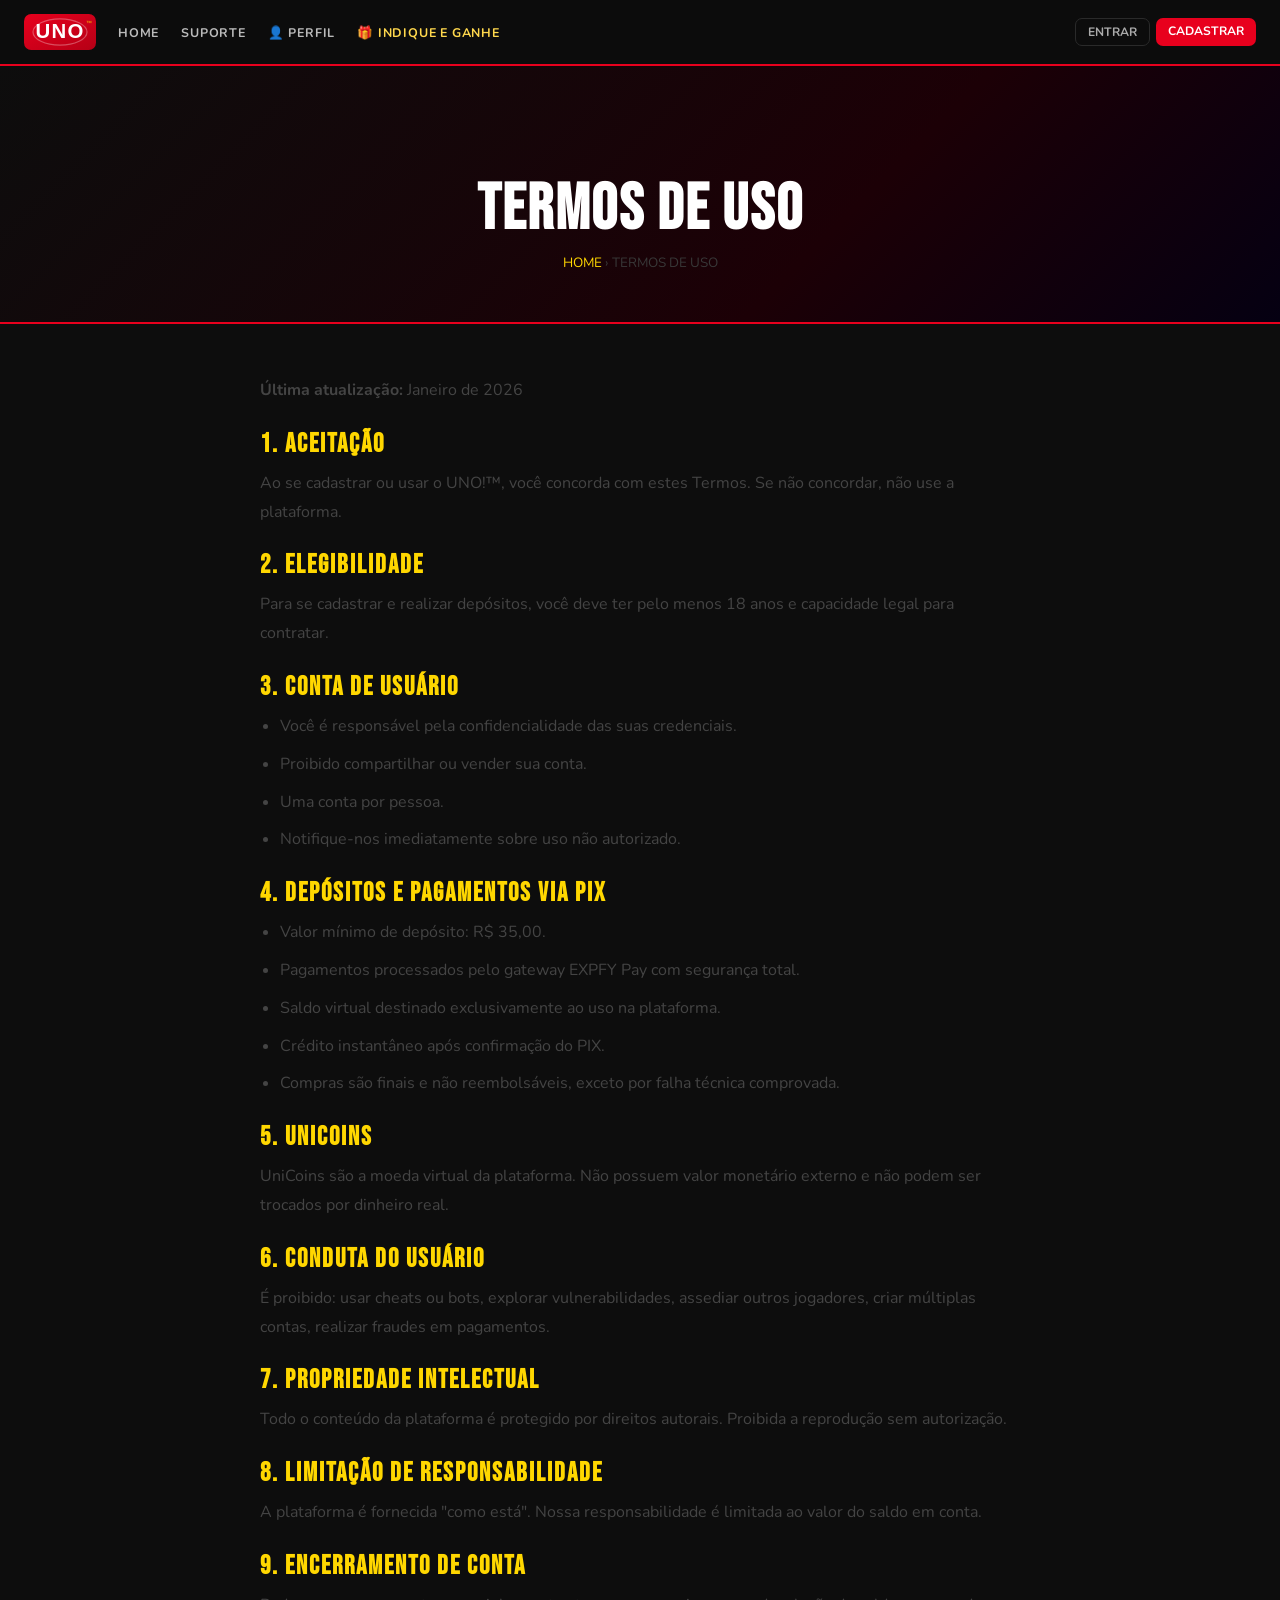
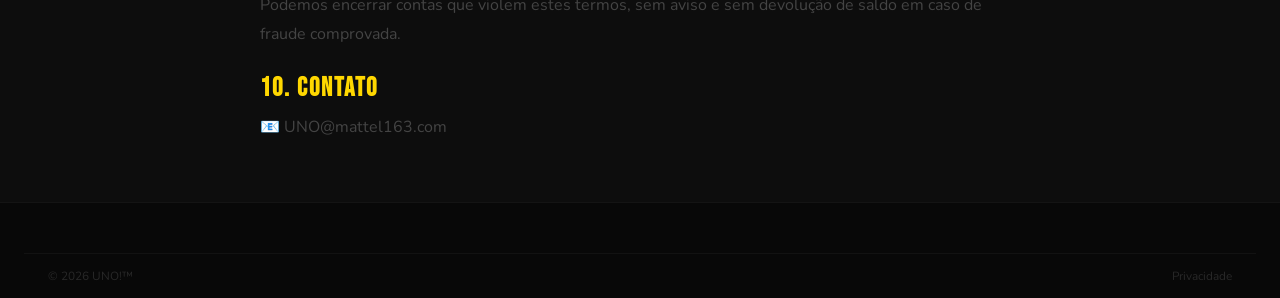
<file: pages/eula.html>
<!DOCTYPE html>
<html lang="pt-BR"><head><meta charset="UTF-8"><meta name="viewport" content="width=device-width,initial-scale=1.0"><title>Termos de Uso – UNO!™</title><link rel="stylesheet" href="../css/style.css"><link href="https://fonts.googleapis.com/css2?family=Bebas+Neue&family=Nunito:wght@400;600;700;800;900&display=swap" rel="stylesheet"></head>
<body>
<nav class="navbar" id="navbar"><div class="nav-container"><a href="../index.html" class="nav-logo-wrap"><img src="../img/uno-logo.svg" alt="UNO" class="nav-logo-img"></a><ul class="nav-links" id="navLinks"><li><a href="../index.html">HOME</a></li><li><a href="support.html">SUPORTE</a></li></ul><div class="nav-right"><div class="nav-auth-btns" id="navAuthBtns"><a href="login.html" class="btn-ln">ENTRAR</a><a href="register.html" class="btn-rn">CADASTRAR</a></div></div></div></nav>
<div class="page-hero"><h1>Termos de Uso</h1><p class="breadcrumb"><a href="../index.html">HOME</a> › TERMOS DE USO</p></div>
<div class="page-content"><div class="legal-content">
  <p><strong>Última atualização:</strong> Janeiro de 2026</p>
  <h2>1. Aceitação</h2><p>Ao se cadastrar ou usar o UNO!™, você concorda com estes Termos. Se não concordar, não use a plataforma.</p>
  <h2>2. Elegibilidade</h2><p>Para se cadastrar e realizar depósitos, você deve ter pelo menos 18 anos e capacidade legal para contratar.</p>
  <h2>3. Conta de Usuário</h2><ul><li>Você é responsável pela confidencialidade das suas credenciais.</li><li>Proibido compartilhar ou vender sua conta.</li><li>Uma conta por pessoa.</li><li>Notifique-nos imediatamente sobre uso não autorizado.</li></ul>
  <h2>4. Depósitos e Pagamentos via PIX</h2><ul><li>Valor mínimo de depósito: R$ 35,00.</li><li>Pagamentos processados pelo gateway EXPFY Pay com segurança total.</li><li>Saldo virtual destinado exclusivamente ao uso na plataforma.</li><li>Crédito instantâneo após confirmação do PIX.</li><li>Compras são finais e não reembolsáveis, exceto por falha técnica comprovada.</li></ul>
  <h2>5. UniCoins</h2><p>UniCoins são a moeda virtual da plataforma. Não possuem valor monetário externo e não podem ser trocados por dinheiro real.</p>
  <h2>6. Conduta do Usuário</h2><p>É proibido: usar cheats ou bots, explorar vulnerabilidades, assediar outros jogadores, criar múltiplas contas, realizar fraudes em pagamentos.</p>
  <h2>7. Propriedade Intelectual</h2><p>Todo o conteúdo da plataforma é protegido por direitos autorais. Proibida a reprodução sem autorização.</p>
  <h2>8. Limitação de Responsabilidade</h2><p>A plataforma é fornecida "como está". Nossa responsabilidade é limitada ao valor do saldo em conta.</p>
  <h2>9. Encerramento de Conta</h2><p>Podemos encerrar contas que violem estes termos, sem aviso e sem devolução de saldo em caso de fraude comprovada.</p>
  <h2>10. Contato</h2><p>📧 <a href="mailto:UNO@mattel163.com">UNO@mattel163.com</a></p>
</div></div>
<footer class="footer"><div class="footer-bottom" style="padding:14px 24px"><p>© 2026 UNO!™</p><p><a href="privacy.html" style="color:#282828">Privacidade</a></p></div></footer>
<script src="../js/main.js"></script>
</body></html>
</file>
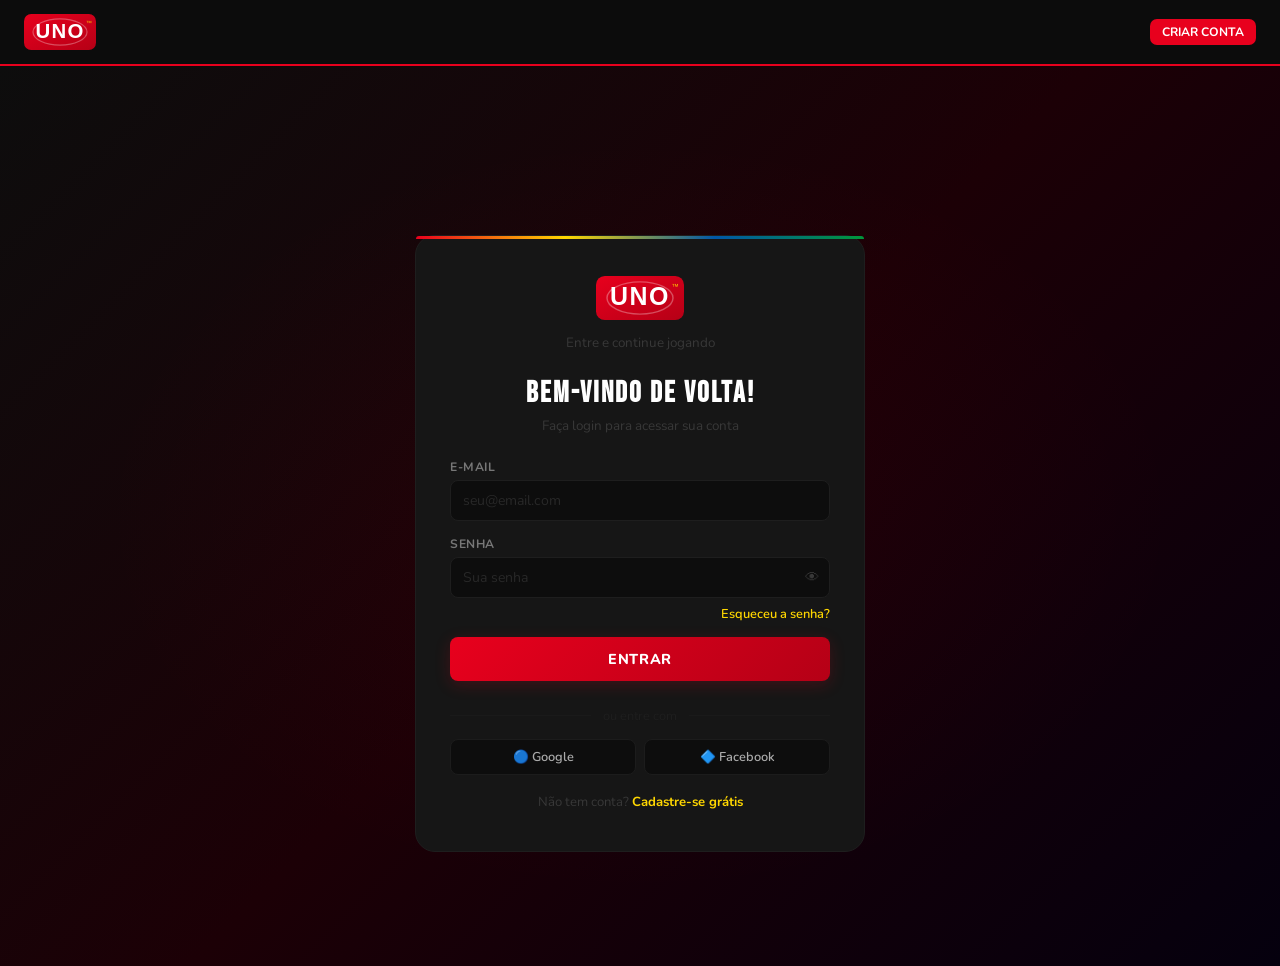
<file: pages/login.html>
<!DOCTYPE html>
<html lang="pt-BR"><head><meta charset="UTF-8"><meta name="viewport" content="width=device-width,initial-scale=1.0"><title>Entrar – UNO!™</title><link rel="stylesheet" href="../css/style.css"><link href="https://fonts.googleapis.com/css2?family=Bebas+Neue&family=Nunito:wght@400;600;700;800;900&display=swap" rel="stylesheet"></head>
<body>
<nav class="navbar" id="navbar"><div class="nav-container"><a href="../index.html" class="nav-logo-wrap"><img src="../img/uno-logo.svg" alt="UNO" class="nav-logo-img"></a><div class="nav-right" style="margin-left:auto"><div class="nav-auth-btns"><a href="register.html" class="btn-rn">CRIAR CONTA</a></div></div></div></nav>
<div class="auth-page"><div class="auth-card">
<div class="auth-logo"><img src="../img/uno-logo.svg" alt="UNO!™" class="auth-logo-img"><p>Entre e continue jogando</p></div>
<h2 class="auth-title">Bem-vindo de volta!</h2><p class="auth-sub">Faça login para acessar sua conta</p>
<form onsubmit="handleLogin(event)" novalidate>
<div class="form-group"><label class="form-label">E-MAIL</label><input type="email" id="loginEmail" class="form-input" placeholder="seu@email.com" autocomplete="email"><span class="form-error" id="loginEmailError"></span></div>
<div class="form-group"><label class="form-label">SENHA</label><div class="input-group"><input type="password" id="loginPass" class="form-input" placeholder="Sua senha" autocomplete="current-password"><button type="button" class="input-toggle" onclick="togglePassword('loginPass')">👁</button></div><span class="form-error" id="loginPassError"></span></div>
<a href="#" class="forgot-link" onclick="alert('Recuperação por e-mail em breve!');return false;">Esqueceu a senha?</a>
<button type="submit" class="btn-full btn-red" id="btnLogin">ENTRAR</button>
</form>
<div class="auth-divider">ou entre com</div>
<div class="social-btns"><button class="btn-social" onclick="alert('Em breve!')">🔵 Google</button><button class="btn-social" onclick="alert('Em breve!')">🔷 Facebook</button></div>
<p class="auth-footer-link">Não tem conta? <a href="register.html">Cadastre-se grátis</a></p>
</div></div>
<script src="../js/auth.js"></script>
<script>if(getUser())window.location.href='dashboard.html';</script>
</body></html>
</file>
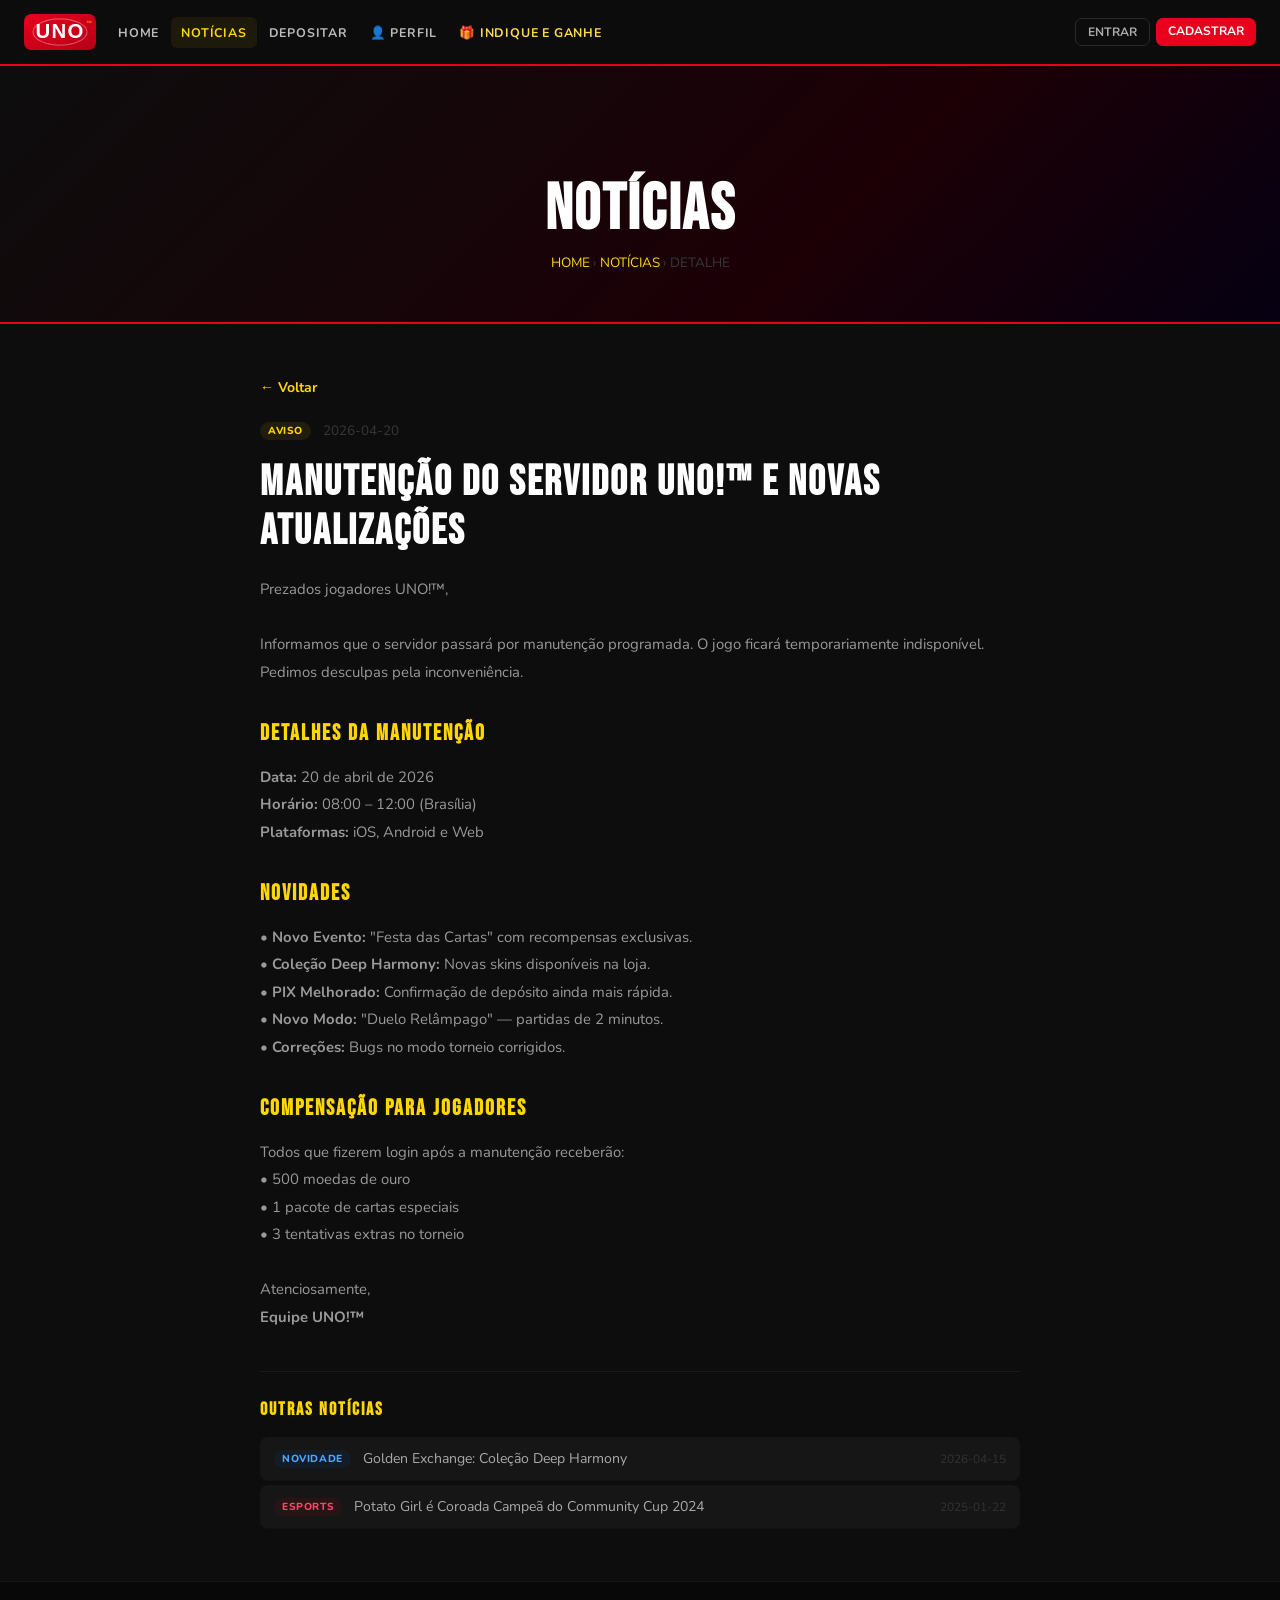
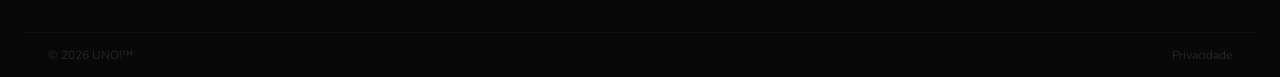
<file: pages/news-detail.html>
<!DOCTYPE html>
<html lang="pt-BR"><head><meta charset="UTF-8"><meta name="viewport" content="width=device-width,initial-scale=1.0"><title>Notícia – UNO!™</title><link rel="stylesheet" href="../css/style.css"><link href="https://fonts.googleapis.com/css2?family=Bebas+Neue&family=Nunito:wght@400;600;700;800;900&display=swap" rel="stylesheet"></head>
<body>
<nav class="navbar" id="navbar"><div class="nav-container"><a href="../index.html" class="nav-logo-wrap"><img src="../img/uno-logo.svg" alt="UNO" class="nav-logo-img"></a><ul class="nav-links" id="navLinks"><li><a href="../index.html">HOME</a></li><li><a href="news.html" class="active">NOTÍCIAS</a></li><li><a href="deposit.html">DEPOSITAR</a></li></ul><div class="nav-right"><div class="nav-auth-btns" id="navAuthBtns"><a href="login.html" class="btn-ln">ENTRAR</a><a href="register.html" class="btn-rn">CADASTRAR</a></div></div></div></nav>
<div class="page-hero"><h1>Notícias</h1><p class="breadcrumb"><a href="../index.html">HOME</a> › <a href="news.html">NOTÍCIAS</a> › DETALHE</p></div>
<div class="page-content"><div style="max-width:760px;margin:0 auto">
  <a href="news.html" style="display:inline-flex;align-items:center;gap:6px;color:var(--yellow);font-weight:700;margin-bottom:24px;font-size:.88rem">← Voltar</a>
  <div style="display:flex;gap:12px;align-items:center;margin-bottom:18px"><span class="ntag t-notice">AVISO</span><span style="color:#383838;font-size:.84rem">2026-04-20</span></div>
  <h1 style="font-size:clamp(1.7rem,4.5vw,2.6rem);margin-bottom:20px;color:#fff">Manutenção do Servidor UNO!™ e Novas Atualizações</h1>
  <div style="color:#999;line-height:1.85;font-size:.93rem">
    <p>Prezados jogadores UNO!™,</p><br>
    <p>Informamos que o servidor passará por manutenção programada. O jogo ficará temporariamente indisponível. Pedimos desculpas pela inconveniência.</p><br>
    <h2 style="color:var(--yellow);font-size:1.35rem;margin-bottom:10px">Detalhes da Manutenção</h2>
    <p><strong>Data:</strong> 20 de abril de 2026<br><strong>Horário:</strong> 08:00 – 12:00 (Brasília)<br><strong>Plataformas:</strong> iOS, Android e Web</p><br>
    <h2 style="color:var(--yellow);font-size:1.35rem;margin-bottom:10px">Novidades</h2>
    <p>• <strong>Novo Evento:</strong> "Festa das Cartas" com recompensas exclusivas.</p>
    <p>• <strong>Coleção Deep Harmony:</strong> Novas skins disponíveis na loja.</p>
    <p>• <strong>PIX Melhorado:</strong> Confirmação de depósito ainda mais rápida.</p>
    <p>• <strong>Novo Modo:</strong> "Duelo Relâmpago" — partidas de 2 minutos.</p>
    <p>• <strong>Correções:</strong> Bugs no modo torneio corrigidos.</p><br>
    <h2 style="color:var(--yellow);font-size:1.35rem;margin-bottom:10px">Compensação para Jogadores</h2>
    <p>Todos que fizerem login após a manutenção receberão:<br>• 500 moedas de ouro<br>• 1 pacote de cartas especiais<br>• 3 tentativas extras no torneio</p><br>
    <p>Atenciosamente,<br><strong>Equipe UNO!™</strong></p>
  </div>
  <div style="margin-top:40px;padding-top:26px;border-top:1px solid #1a1a1a">
    <h3 style="margin-bottom:16px;color:var(--yellow);font-size:1.15rem">Outras Notícias</h3>
    <div class="news-list">
      <a href="news-detail.html" class="news-item" style="background:#161616;border-radius:8px;margin-bottom:3px"><span class="ntag t-news">NOVIDADE</span><span class="n-title">Golden Exchange: Coleção Deep Harmony</span><span class="n-date">2026-04-15</span></a>
      <a href="news-detail.html" class="news-item" style="background:#161616;border-radius:8px"><span class="ntag t-esports">ESPORTS</span><span class="n-title">Potato Girl é Coroada Campeã do Community Cup 2024</span><span class="n-date">2025-01-22</span></a>
    </div>
  </div>
</div></div>
<footer class="footer"><div class="footer-bottom" style="padding:14px 24px"><p>© 2026 UNO!™</p><p><a href="privacy.html" style="color:#282828">Privacidade</a></p></div></footer>
<script src="../js/main.js"></script>
</body></html>
</file>
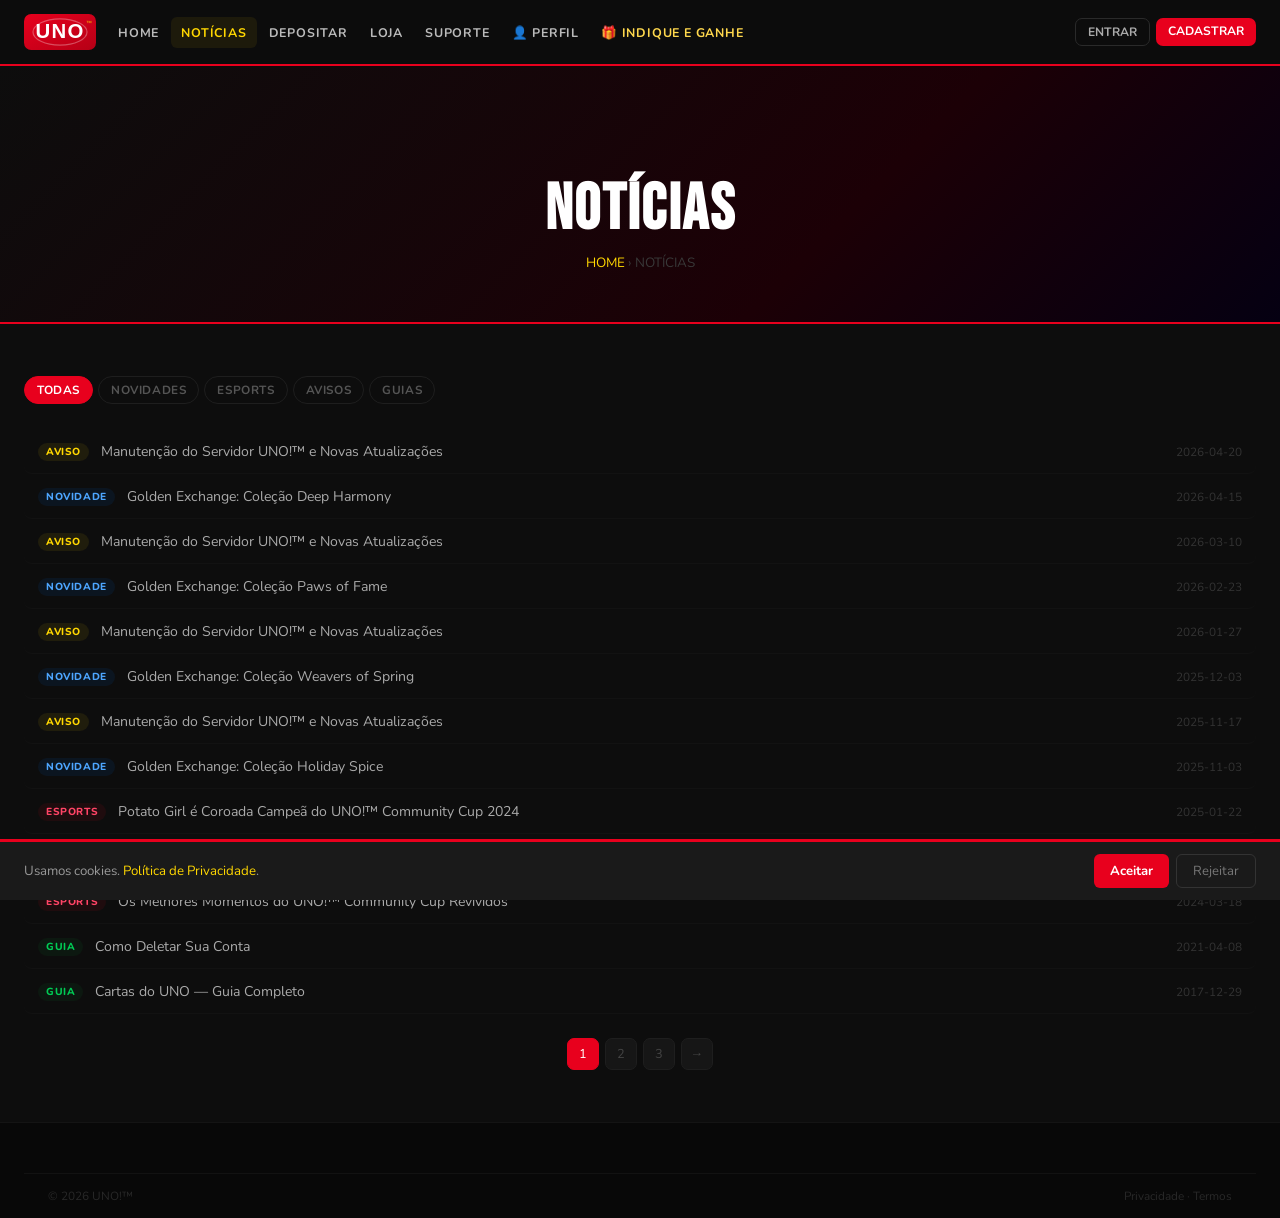
<file: pages/news.html>
<!DOCTYPE html>
<html lang="pt-BR"><head><meta charset="UTF-8"><meta name="viewport" content="width=device-width,initial-scale=1.0"><title>Notícias – UNO!™</title><link rel="stylesheet" href="../css/style.css"><link href="https://fonts.googleapis.com/css2?family=Bebas+Neue&family=Nunito:wght@400;600;700;800;900&display=swap" rel="stylesheet"></head>
<body>
<div id="cookieBanner" class="cookie-banner"><p>Usamos cookies. <a href="privacy.html">Política de Privacidade</a>.</p><div class="cookie-btns"><button onclick="acceptCookies()" class="btn-accept">Aceitar</button><button onclick="rejectCookies()" class="btn-reject">Rejeitar</button></div></div>
<nav class="navbar" id="navbar"><div class="nav-container"><a href="../index.html" class="nav-logo-wrap"><img src="../img/uno-logo.svg" alt="UNO" class="nav-logo-img"></a><button class="nav-toggle" onclick="toggleMenu()"><span></span><span></span><span></span></button><ul class="nav-links" id="navLinks"><li><a href="../index.html">HOME</a></li><li><a href="news.html" class="active">NOTÍCIAS</a></li><li><a href="deposit.html">DEPOSITAR</a></li><li><a href="shop.html">LOJA</a></li><li><a href="support.html">SUPORTE</a></li></ul><div class="nav-right"><div class="nav-balance" id="navBalance"></div><div class="nav-auth-btns" id="navAuthBtns"><a href="login.html" class="btn-ln">ENTRAR</a><a href="register.html" class="btn-rn">CADASTRAR</a></div></div></div></nav>
<div class="page-hero"><h1>Notícias</h1><p class="breadcrumb"><a href="../index.html">HOME</a> › NOTÍCIAS</p></div>
<div class="page-content">
  <div class="news-tabs" style="margin-bottom:26px"><button class="ntab active" onclick="filterNews('all',this)">TODAS</button><button class="ntab" onclick="filterNews('news',this)">NOVIDADES</button><button class="ntab" onclick="filterNews('esports',this)">ESPORTS</button><button class="ntab" onclick="filterNews('notice',this)">AVISOS</button><button class="ntab" onclick="filterNews('guide',this)">GUIAS</button></div>
  <div class="news-list" id="newsList">
    <a href="news-detail.html" class="news-item" data-type="notice"><span class="ntag t-notice">AVISO</span><span class="n-title">Manutenção do Servidor UNO!™ e Novas Atualizações</span><span class="n-date">2026-04-20</span></a>
    <a href="news-detail.html" class="news-item" data-type="news"><span class="ntag t-news">NOVIDADE</span><span class="n-title">Golden Exchange: Coleção Deep Harmony</span><span class="n-date">2026-04-15</span></a>
    <a href="news-detail.html" class="news-item" data-type="notice"><span class="ntag t-notice">AVISO</span><span class="n-title">Manutenção do Servidor UNO!™ e Novas Atualizações</span><span class="n-date">2026-03-10</span></a>
    <a href="news-detail.html" class="news-item" data-type="news"><span class="ntag t-news">NOVIDADE</span><span class="n-title">Golden Exchange: Coleção Paws of Fame</span><span class="n-date">2026-02-23</span></a>
    <a href="news-detail.html" class="news-item" data-type="notice"><span class="ntag t-notice">AVISO</span><span class="n-title">Manutenção do Servidor UNO!™ e Novas Atualizações</span><span class="n-date">2026-01-27</span></a>
    <a href="news-detail.html" class="news-item" data-type="news"><span class="ntag t-news">NOVIDADE</span><span class="n-title">Golden Exchange: Coleção Weavers of Spring</span><span class="n-date">2025-12-03</span></a>
    <a href="news-detail.html" class="news-item" data-type="notice"><span class="ntag t-notice">AVISO</span><span class="n-title">Manutenção do Servidor UNO!™ e Novas Atualizações</span><span class="n-date">2025-11-17</span></a>
    <a href="news-detail.html" class="news-item" data-type="news"><span class="ntag t-news">NOVIDADE</span><span class="n-title">Golden Exchange: Coleção Holiday Spice</span><span class="n-date">2025-11-03</span></a>
    <a href="news-detail.html" class="news-item" data-type="esports"><span class="ntag t-esports">ESPORTS</span><span class="n-title">Potato Girl é Coroada Campeã do UNO!™ Community Cup 2024</span><span class="n-date">2025-01-22</span></a>
    <a href="news-detail.html" class="news-item" data-type="esports"><span class="ntag t-esports">ESPORTS</span><span class="n-title">UNO!™ Lança Torneio Worldwide Ring Royale com Mega Recompensas</span><span class="n-date">2024-09-19</span></a>
    <a href="news-detail.html" class="news-item" data-type="esports"><span class="ntag t-esports">ESPORTS</span><span class="n-title">Os Melhores Momentos do UNO!™ Community Cup Revividos</span><span class="n-date">2024-03-18</span></a>
    <a href="news-detail.html" class="news-item" data-type="guide"><span class="ntag t-guide">GUIA</span><span class="n-title">Como Deletar Sua Conta</span><span class="n-date">2021-04-08</span></a>
    <a href="news-detail.html" class="news-item" data-type="guide"><span class="ntag t-guide">GUIA</span><span class="n-title">Cartas do UNO — Guia Completo</span><span class="n-date">2017-12-29</span></a>
  </div>
  <div class="pagination"><button class="page-btn active" onclick="goToPage(1)">1</button><button class="page-btn" onclick="goToPage(2)">2</button><button class="page-btn" onclick="goToPage(3)">3</button><button class="page-btn">→</button></div>
</div>
<footer class="footer"><div class="footer-bottom" style="padding:14px 24px"><p>© 2026 UNO!™</p><p><a href="privacy.html" style="color:#282828">Privacidade</a> · <a href="eula.html" style="color:#282828">Termos</a></p></div></footer>
<script src="../js/main.js"></script>
</body></html>
</file>
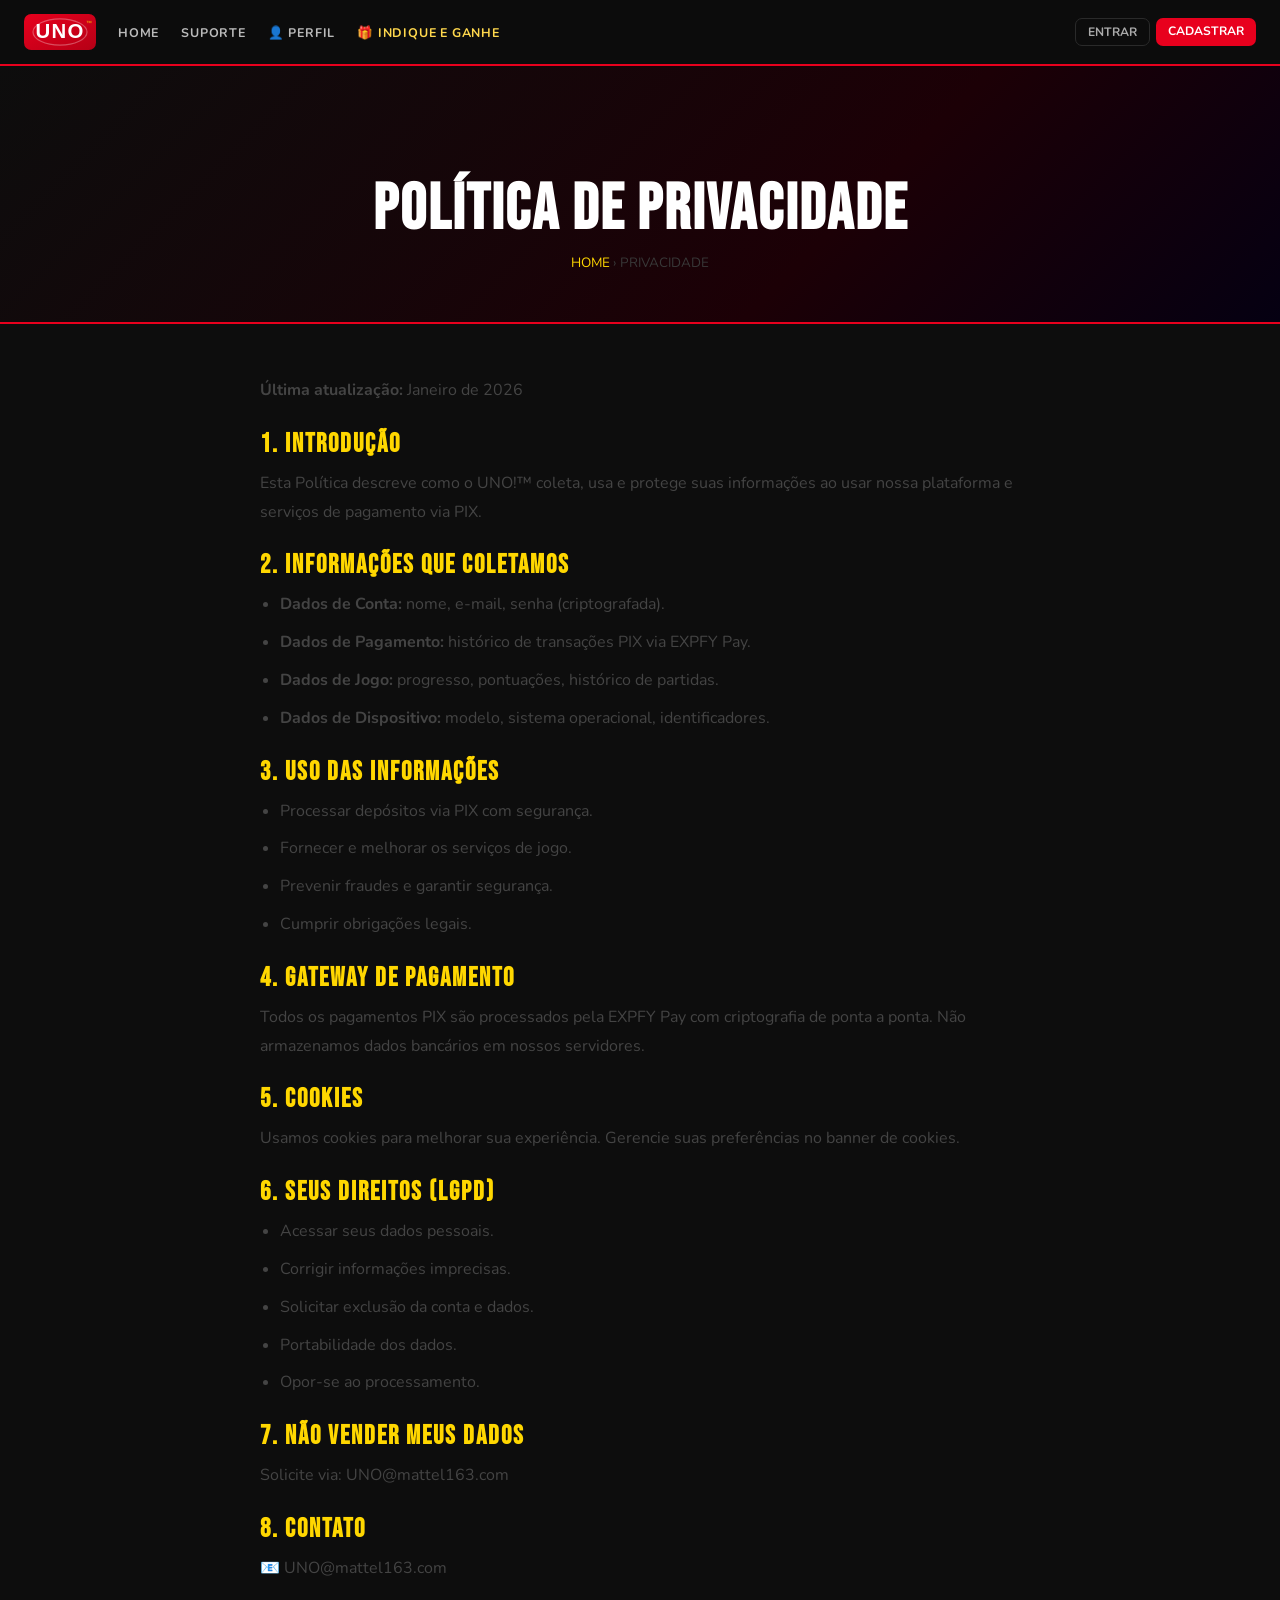
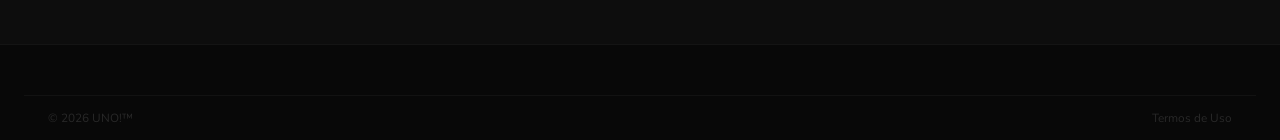
<file: pages/privacy.html>
<!DOCTYPE html>
<html lang="pt-BR"><head><meta charset="UTF-8"><meta name="viewport" content="width=device-width,initial-scale=1.0"><title>Política de Privacidade – UNO!™</title><link rel="stylesheet" href="../css/style.css"><link href="https://fonts.googleapis.com/css2?family=Bebas+Neue&family=Nunito:wght@400;600;700;800;900&display=swap" rel="stylesheet"></head>
<body>
<nav class="navbar" id="navbar"><div class="nav-container"><a href="../index.html" class="nav-logo-wrap"><img src="../img/uno-logo.svg" alt="UNO" class="nav-logo-img"></a><ul class="nav-links" id="navLinks"><li><a href="../index.html">HOME</a></li><li><a href="support.html">SUPORTE</a></li></ul><div class="nav-right"><div class="nav-auth-btns" id="navAuthBtns"><a href="login.html" class="btn-ln">ENTRAR</a><a href="register.html" class="btn-rn">CADASTRAR</a></div></div></div></nav>
<div class="page-hero"><h1>Política de Privacidade</h1><p class="breadcrumb"><a href="../index.html">HOME</a> › PRIVACIDADE</p></div>
<div class="page-content"><div class="legal-content">
  <p><strong>Última atualização:</strong> Janeiro de 2026</p>
  <h2>1. Introdução</h2><p>Esta Política descreve como o UNO!™ coleta, usa e protege suas informações ao usar nossa plataforma e serviços de pagamento via PIX.</p>
  <h2>2. Informações que Coletamos</h2><ul><li><strong>Dados de Conta:</strong> nome, e-mail, senha (criptografada).</li><li><strong>Dados de Pagamento:</strong> histórico de transações PIX via EXPFY Pay.</li><li><strong>Dados de Jogo:</strong> progresso, pontuações, histórico de partidas.</li><li><strong>Dados de Dispositivo:</strong> modelo, sistema operacional, identificadores.</li></ul>
  <h2>3. Uso das Informações</h2><ul><li>Processar depósitos via PIX com segurança.</li><li>Fornecer e melhorar os serviços de jogo.</li><li>Prevenir fraudes e garantir segurança.</li><li>Cumprir obrigações legais.</li></ul>
  <h2>4. Gateway de Pagamento</h2><p>Todos os pagamentos PIX são processados pela EXPFY Pay com criptografia de ponta a ponta. Não armazenamos dados bancários em nossos servidores.</p>
  <h2>5. Cookies</h2><p>Usamos cookies para melhorar sua experiência. Gerencie suas preferências no banner de cookies.</p>
  <h2>6. Seus Direitos (LGPD)</h2><ul><li>Acessar seus dados pessoais.</li><li>Corrigir informações imprecisas.</li><li>Solicitar exclusão da conta e dados.</li><li>Portabilidade dos dados.</li><li>Opor-se ao processamento.</li></ul>
  <h2 id="donotsell">7. Não Vender Meus Dados</h2><p>Solicite via: <a href="mailto:UNO@mattel163.com">UNO@mattel163.com</a></p>
  <h2>8. Contato</h2><p>📧 <a href="mailto:UNO@mattel163.com">UNO@mattel163.com</a></p>
</div></div>
<footer class="footer"><div class="footer-bottom" style="padding:14px 24px"><p>© 2026 UNO!™</p><p><a href="eula.html" style="color:#282828">Termos de Uso</a></p></div></footer>
<script src="../js/main.js"></script>
</body></html>
</file>
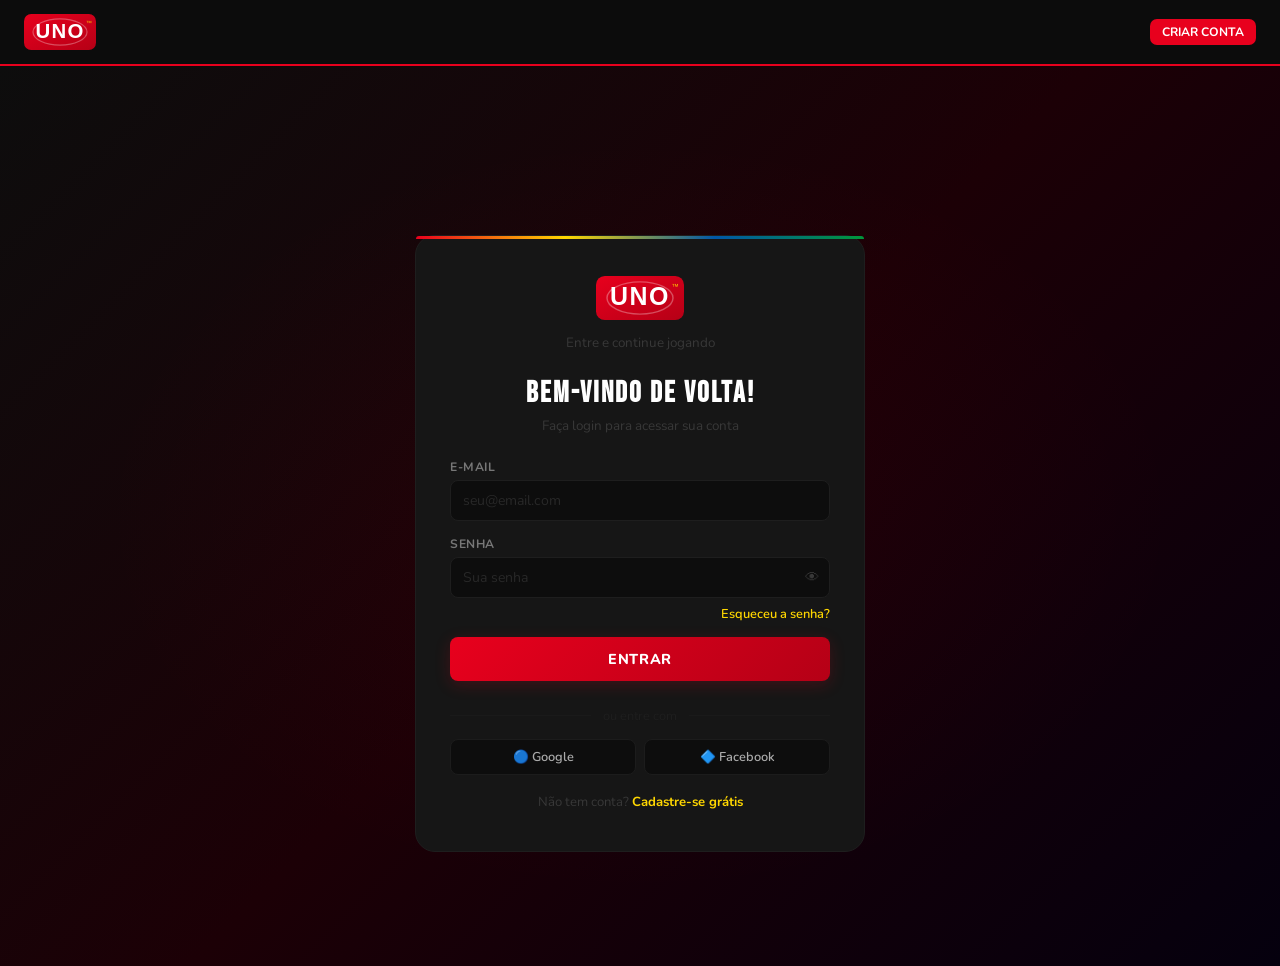
<file: pages/profile.html>
<!DOCTYPE html>
<html lang="pt-BR"><head><meta charset="UTF-8"><meta name="viewport" content="width=device-width,initial-scale=1.0"><title>Perfil – UNO!™</title><link rel="stylesheet" href="../css/style.css"><link href="https://fonts.googleapis.com/css2?family=Bebas+Neue&family=Nunito:wght@400;600;700;800;900&display=swap" rel="stylesheet"></head>
<body>
<nav class="navbar" id="navbar"><div class="nav-container"><a href="../index.html" class="nav-logo-wrap"><img src="../img/uno-logo.svg" alt="UNO" class="nav-logo-img"></a><button class="nav-toggle" onclick="toggleMenu()"><span></span><span></span><span></span></button><ul class="nav-links" id="navLinks"><li><a href="../index.html">HOME</a></li><li><a href="dashboard.html">MINHA CONTA</a></li></ul><div class="nav-right"><div class="nav-balance" id="navBalance"></div><div class="nav-auth-btns" id="navAuthBtns"></div></div></div></nav>
<div class="dash-layout">
<aside class="sidebar">
  <div class="s-user"><div class="s-avatar" id="sAvatar">U</div><div class="s-name" id="sName">-</div><div class="s-bal">Saldo: <span id="sBal">R$ 0,00</span></div></div>
  <ul class="s-nav">
    <li><a href="dashboard.html"><span class="ni">🏠</span> Visão Geral</a></li>
    <li><a href="deposit.html"><span class="ni">💰</span> Depositar PIX</a></li>
    <li><a href="withdraw.html"><span class="ni">💸</span> Sacar PIX</a></li>
    <li><a href="promo.html"><span class="ni">🎁</span> Indique e Ganhe</a></li>
    <li><a href="transactions.html"><span class="ni">📋</span> Transações</a></li>
    <li><a href="shop.html"><span class="ni">🛒</span> Loja UniCoins</a></li>
    <li><a href="profile.html" class="active"><span class="ni">👤</span> Perfil & Idioma</a></li>
    <li><a href="support.html"><span class="ni">🎧</span> Suporte</a></li>
    <li><a href="#" onclick="doLogout()"><span class="ni">🚪</span> Sair</a></li>
  </ul>
</aside>
<main class="main-area">
  <div class="dash-hdr"><h1>Perfil & Preferências</h1><p>Gerencie sua carteira, informações, idioma e moeda</p></div>

  <!-- WALLET / QUICK ACTIONS -->
  <div style="max-width:600px;margin-bottom:24px">
    <div class="pref-card" style="background:linear-gradient(135deg,rgba(232,0,29,.10),rgba(0,87,168,.08));border:1px solid rgba(255,215,0,.18)">
      <h3 style="color:var(--yellow)">💼 Minha Carteira</h3>
      <div style="text-align:center;margin:6px 0 18px">
        <div style="font-size:.74rem;color:#888;letter-spacing:2px;font-weight:700">SALDO DISPONÍVEL</div>
        <div id="walletBalance" style="font-family:'Bebas Neue',sans-serif;font-size:2.6rem;color:var(--yellow);letter-spacing:2px;line-height:1.1;margin-top:4px">R$ 0,00</div>
      </div>
      <div style="display:grid;grid-template-columns:1fr 1fr;gap:11px">
        <a href="deposit.html" class="btn-hp" style="text-align:center;padding:13px 14px;font-size:.92rem">💰 DEPÓSITO</a>
        <a href="withdraw.html" style="text-align:center;padding:13px 14px;font-size:.92rem;border-radius:10px;background:linear-gradient(135deg,var(--green),#007a30);color:#fff;font-weight:800;font-family:'Nunito',sans-serif;letter-spacing:.8px;box-shadow:0 4px 18px rgba(0,150,58,.3);transition:all .3s;display:inline-block" onmouseover="this.style.transform='translateY(-3px)'" onmouseout="this.style.transform='translateY(0)'">💸 SAQUE</a>
      </div>
      <p style="color:#666;font-size:.74rem;margin-top:12px;text-align:center">Depósito mínimo R$ 20 · Saque via PIX para sua chave cadastrada</p>
    </div>
  </div>

  <div style="max-width:600px">

    <!-- LANG & CURRENCY -->
    <div class="pref-card">
      <h3>🌐 Idioma & Moeda</h3>
      <div class="pref-grid">
        <div>
          <label class="pref-label">IDIOMA</label>
          <select class="pref-select" id="langSelectProfile" onchange="changeLangProfile(this.value)">
            <option value="pt-BR">🇧🇷 Português (BR)</option>
            <option value="en-US">🇺🇸 English (US)</option>
            <option value="es-ES">🇪🇸 Español</option>
            <option value="fr-FR">🇫🇷 Français</option>
            <option value="de-DE">🇩🇪 Deutsch</option>
            <option value="ja-JP">🇯🇵 日本語</option>
            <option value="zh-CN">🇨🇳 中文</option>
          </select>
        </div>
        <div>
          <label class="pref-label">MOEDA</label>
          <select class="pref-select" id="currencySelectProfile" onchange="changeCurrencyProfile(this.value)">
            <option value="BRL">🇧🇷 BRL – Real</option>
            <option value="USD">🇺🇸 USD – Dólar</option>
            <option value="EUR">🇪🇺 EUR – Euro</option>
            <option value="GBP">🇬🇧 GBP – Libra</option>
            <option value="JPY">🇯🇵 JPY – Iene</option>
            <option value="MXN">🇲🇽 MXN – Peso Mexicano</option>
            <option value="ARS">🇦🇷 ARS – Peso Argentino</option>
            <option value="CLP">🇨🇱 CLP – Peso Chileno</option>
            <option value="COP">🇨🇴 COP – Peso Colombiano</option>
            <option value="CAD">🇨🇦 CAD – Dólar Canadense</option>
            <option value="AUD">🇦🇺 AUD – Dólar Australiano</option>
          </select>
        </div>
      </div>
      <div class="currency-display" id="currencyDisplay" style="margin-top:14px;text-align:center">🇧🇷 R$ — Real Brasileiro</div>
      <p style="color:#2a2a2a;font-size:.76rem;margin-top:10px;text-align:center">As preferências são salvas automaticamente e aplicadas em todo o site</p>
    </div>

    <!-- ACCOUNT INFO -->
    <div class="pref-card">
      <h3>👤 Informações da Conta</h3>
      <div style="text-align:center;margin-bottom:22px">
        <div id="profAvatar" style="width:68px;height:68px;border-radius:50%;background:linear-gradient(135deg,var(--red),var(--blue));display:flex;align-items:center;justify-content:center;font-family:'Bebas Neue',sans-serif;font-size:2rem;color:#fff;margin:0 auto 10px">U</div>
        <div id="profName" style="font-size:1.15rem;font-weight:800;color:#fff">-</div>
        <div id="profEmail" style="color:#383838;font-size:.84rem;margin-top:2px">-</div>
      </div>
      <div class="form-group"><label class="form-label">NOME</label><input type="text" id="editName" class="form-input" placeholder="Seu nome"></div>
      <div class="form-group"><label class="form-label">E-MAIL</label><input type="email" id="editEmail" class="form-input" disabled><small style="color:#282828;font-size:.74rem">E-mail não pode ser alterado</small></div>
      <button onclick="saveProfile()" class="btn-full btn-red">SALVAR ALTERAÇÕES</button>
    </div>

    <!-- CHANGE PASSWORD -->
    <div class="pref-card">
      <h3>🔒 Alterar Senha</h3>
      <div class="form-group"><label class="form-label">SENHA ATUAL</label><input type="password" id="curPass" class="form-input" placeholder="Senha atual"></div>
      <div class="form-group"><label class="form-label">NOVA SENHA</label><input type="password" id="newPass" class="form-input" placeholder="Mín. 6 caracteres"></div>
      <div class="form-group"><label class="form-label">CONFIRMAR NOVA SENHA</label><input type="password" id="newPass2" class="form-input" placeholder="Repita a nova senha"></div>
      <div id="passMsg" style="display:none;padding:8px 12px;border-radius:7px;font-size:.84rem;margin-bottom:12px"></div>
      <button onclick="changePass()" class="btn-full btn-red">ALTERAR SENHA</button>
    </div>

    <!-- DANGER ZONE -->
    <div class="pref-card" style="border-color:rgba(232,0,29,.12)">
      <h3 style="color:#ff4444">⚠️ Zona de Perigo</h3>
      <p style="color:#383838;font-size:.86rem;margin-bottom:16px">Esta ação é irreversível. Todo seu progresso, saldo e dados serão perdidos permanentemente.</p>
      <button onclick="deleteAcc()" style="background:rgba(232,0,29,.07);border:1px solid rgba(232,0,29,.2);color:#ff4444;padding:10px 20px;border-radius:8px;cursor:pointer;font-weight:700;font-family:'Nunito',sans-serif;font-size:.84rem;transition:all .2s" onmouseover="this.style.background='rgba(232,0,29,.14)'" onmouseout="this.style.background='rgba(232,0,29,.07)'">🗑 Deletar Minha Conta</button>
    </div>

  </div>
</main>
</div>
<script src="../js/main.js"></script><script src="../js/auth.js"></script>
<script>
requireAuth();
function doLogout(){localStorage.removeItem('unoUser');window.location.href='../index.html'}

window.addEventListener('DOMContentLoaded',()=>{
  const user=getUser();if(!user)return;
  document.getElementById('sAvatar').textContent=user.name.charAt(0).toUpperCase();
  document.getElementById('sName').textContent=user.name;
  document.getElementById('sBal').textContent='R$ '+parseFloat(user.balance||0).toFixed(2).replace('.',',');
  document.getElementById('profAvatar').textContent=user.name.charAt(0).toUpperCase();
  document.getElementById('profName').textContent=user.name;
  document.getElementById('profEmail').textContent=user.email;
  document.getElementById('editName').value=user.name;
  document.getElementById('editEmail').value=user.email;
  const nb=document.getElementById('navBalance');
  if(nb){nb.textContent='💰 R$ '+parseFloat(user.balance||0).toFixed(2).replace('.',',');nb.classList.add('show')}
  document.getElementById('walletBalance').textContent='R$ '+parseFloat(user.balance||0).toFixed(2).replace('.',',');
  // Set saved prefs
  const lang=localStorage.getItem('unoLang')||'pt-BR';
  const curr=localStorage.getItem('unoCurrency')||'BRL';
  document.getElementById('langSelectProfile').value=lang;
  document.getElementById('currencySelectProfile').value=curr;
  updateCurrencyDisplay(curr);
});

function changeLangProfile(v){
  localStorage.setItem('unoLang',v);
  if(typeof applyLangPrefs==='function')applyLangPrefs();
  updateCurrencyDisplay(localStorage.getItem('unoCurrency')||'BRL');
}
function changeCurrencyProfile(v){
  localStorage.setItem('unoCurrency',v);
  if(typeof applyCurrency==='function')applyCurrency();
  updateCurrencyDisplay(v);
  // Update wallet + nav balance instantly
  const user=getUser();if(user){
    const c=(window.CURRENCIES&&window.CURRENCIES[v])||{symbol:'R$',rate:1};
    const bal=parseFloat(user.balance||0)*c.rate;
    const fmt=c.symbol+' '+(bal<100?bal.toFixed(2):Math.round(bal).toLocaleString());
    const wb=document.getElementById('walletBalance');if(wb)wb.textContent=fmt;
    const nb=document.getElementById('navBalance');if(nb)nb.textContent='💰 '+fmt;
    const sb=document.getElementById('sBal');if(sb)sb.textContent=fmt;
  }
}
function updateCurrencyDisplay(code){
  const currencies={BRL:'🇧🇷 R$ — Real Brasileiro',USD:'🇺🇸 $ — US Dollar',EUR:'🇪🇺 € — Euro',GBP:'🇬🇧 £ — British Pound',JPY:'🇯🇵 ¥ — Japanese Yen',MXN:'🇲🇽 MX$ — Peso Mexicano',ARS:'🇦🇷 AR$ — Peso Argentino',CLP:'🇨🇱 CL$ — Peso Chileno',COP:'🇨🇴 COP — Peso Colombiano',CAD:'🇨🇦 CA$ — Canadian Dollar',AUD:'🇦🇺 A$ — Australian Dollar'};
  const el=document.getElementById('currencyDisplay');
  if(el)el.textContent=currencies[code]||currencies['BRL'];
}
function saveProfile(){
  const user=getUser();const n=document.getElementById('editName').value.trim();
  if(!n||n.length<3){alert('Nome deve ter ao menos 3 caracteres');return}
  user.name=n;saveUser(user);
  const users=JSON.parse(localStorage.getItem('unoUsers')||'[]');
  const idx=users.findIndex(u=>u.email===user.email);
  if(idx>-1){users[idx].name=n;localStorage.setItem('unoUsers',JSON.stringify(users))}
  document.getElementById('profAvatar').textContent=n.charAt(0).toUpperCase();
  document.getElementById('profName').textContent=n;
  document.getElementById('sAvatar').textContent=n.charAt(0).toUpperCase();
  document.getElementById('sName').textContent=n;
  alert('✅ Perfil atualizado!');
}
function changePass(){
  const user=getUser();
  const users=JSON.parse(localStorage.getItem('unoUsers')||'[]');
  const found=users.find(u=>u.email===user.email);
  const cur=document.getElementById('curPass').value;
  const nw=document.getElementById('newPass').value;
  const nw2=document.getElementById('newPass2').value;
  const msg=document.getElementById('passMsg');
  const show=(t,ok)=>{msg.textContent=t;msg.style.cssText=`display:block;background:rgba(${ok?'0,150,58':'232,0,29'},.06);border:1px solid rgba(${ok?'0,150,58':'232,0,29'},.15);color:${ok?'var(--green-light)':'#ff4444'};padding:8px 12px;border-radius:7px;font-size:.84rem;margin-bottom:12px`};
  if(!found||found.pass!==btoa(cur)){show('❌ Senha atual incorreta',false);return}
  if(nw.length<6){show('❌ Nova senha deve ter ao menos 6 caracteres',false);return}
  if(nw!==nw2){show('❌ As senhas não coincidem',false);return}
  found.pass=btoa(nw);localStorage.setItem('unoUsers',JSON.stringify(users));show('✅ Senha alterada com sucesso!',true);
  document.getElementById('curPass').value='';document.getElementById('newPass').value='';document.getElementById('newPass2').value='';
}
function deleteAcc(){
  if(!confirm('Tem certeza? Esta ação é IRREVERSÍVEL.'))return;
  if(!confirm('Confirmar exclusão permanente?'))return;
  const user=getUser();
  const users=JSON.parse(localStorage.getItem('unoUsers')||'[]').filter(u=>u.email!==user.email);
  localStorage.setItem('unoUsers',JSON.stringify(users));
  localStorage.removeItem('unoUser');localStorage.removeItem('unoTransactions');
  window.location.href='../index.html';
}
</script>
</body></html>
</file>
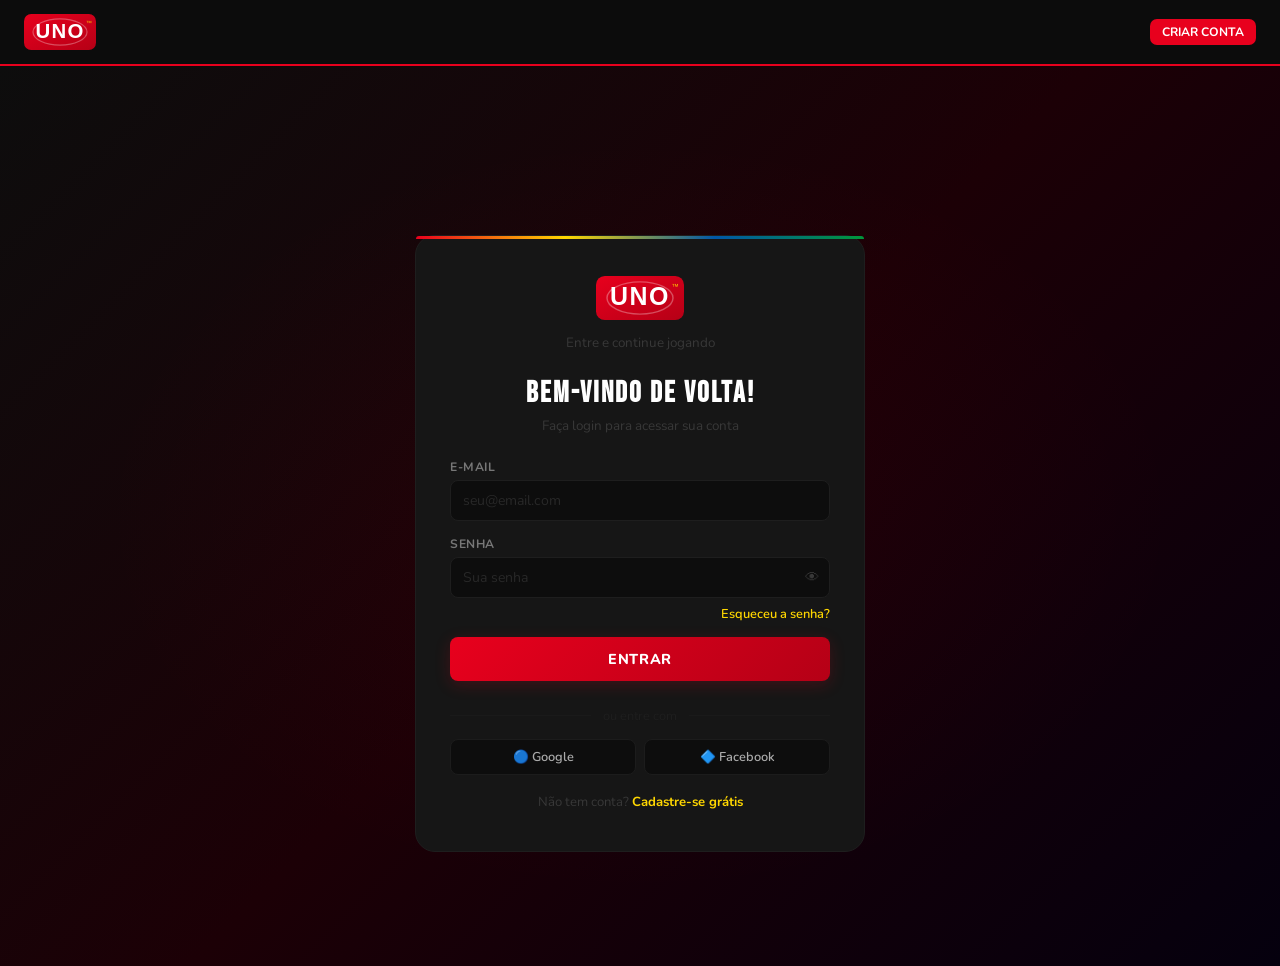
<file: pages/promo.html>
<!DOCTYPE html>
<html lang="pt-BR"><head><meta charset="UTF-8"><meta name="viewport" content="width=device-width,initial-scale=1.0"><title>Indique e Ganhe R$ 300 – UNO!™</title><link rel="stylesheet" href="../css/style.css"><link href="https://fonts.googleapis.com/css2?family=Bebas+Neue&family=Nunito:wght@400;600;700;800;900&display=swap" rel="stylesheet">
<style>
.promo-banner{position:relative;width:100%;border-radius:var(--radius-lg);overflow:hidden;border:1px solid #222;box-shadow:0 12px 40px rgba(0,0,0,.55);margin-bottom:26px}
.promo-banner img{width:100%;height:auto;display:block}
.promo-banner::after{content:'';position:absolute;inset:0;background:linear-gradient(180deg,transparent 55%,rgba(0,0,0,.55));pointer-events:none}
.promo-tag{position:absolute;top:14px;left:14px;background:var(--red);color:#fff;font-family:'Bebas Neue',sans-serif;letter-spacing:2px;padding:6px 13px;border-radius:7px;font-size:.84rem;z-index:2;box-shadow:0 4px 18px rgba(232,0,29,.45);animation:pulseTag 2.2s ease-in-out infinite}
@keyframes pulseTag{0%,100%{transform:scale(1)}50%{transform:scale(1.06)}}
.hl-yellow{color:var(--yellow);font-weight:800}
.hl-green{color:var(--green-light);font-weight:800}
.hl-red{color:#ff4444;font-weight:800}
.hl-pill{display:inline-block;padding:2px 9px;border-radius:6px;font-weight:800}
.pill-y{background:rgba(255,215,0,.13);color:var(--yellow);border:1px solid rgba(255,215,0,.3)}
.pill-g{background:rgba(0,192,77,.12);color:var(--green-light);border:1px solid rgba(0,192,77,.3)}
.pill-r{background:rgba(232,0,29,.13);color:#ff5566;border:1px solid rgba(232,0,29,.3)}
.step-card{display:flex;gap:14px;align-items:flex-start;background:#161616;border:1px solid #1e1e1e;border-radius:14px;padding:16px;margin-bottom:12px;transition:all .2s}
.step-card:hover{border-color:var(--yellow);transform:translateX(4px)}
.step-num{flex-shrink:0;width:42px;height:42px;border-radius:50%;background:linear-gradient(135deg,var(--red),var(--red-dark));color:#fff;font-family:'Bebas Neue',sans-serif;font-size:1.5rem;display:flex;align-items:center;justify-content:center;box-shadow:0 4px 14px rgba(232,0,29,.35)}
.step-body h4{font-family:'Bebas Neue',sans-serif;color:#fff;letter-spacing:1.5px;font-size:1.05rem;margin-bottom:4px}
.step-body p{color:#999;font-size:.88rem;line-height:1.55}
.payout-card{background:linear-gradient(135deg,rgba(0,150,58,.13),rgba(255,215,0,.08));border:1px solid rgba(0,192,77,.3);border-radius:16px;padding:22px;text-align:center;margin-bottom:22px}
.payout-card .v{font-family:'Bebas Neue',sans-serif;font-size:3.6rem;background:linear-gradient(135deg,var(--yellow),var(--green-light));-webkit-background-clip:text;-webkit-text-fill-color:transparent;background-clip:text;letter-spacing:2px;line-height:1}
.aff-box{background:#0d0d0d;border:1.5px dashed rgba(255,215,0,.35);border-radius:12px;padding:14px;display:flex;gap:10px;align-items:center;margin-top:12px}
.aff-link{flex:1;color:var(--yellow);font-family:monospace;font-size:.82rem;word-break:break-all;user-select:all}
.aff-stat{display:grid;grid-template-columns:repeat(3,1fr);gap:10px;margin-top:18px}
.aff-stat>div{background:#161616;border:1px solid #1e1e1e;border-radius:10px;padding:12px;text-align:center}
.aff-stat .n{font-family:'Bebas Neue',sans-serif;font-size:1.7rem;color:var(--yellow);letter-spacing:1px}
.aff-stat .l{font-size:.7rem;color:#666;letter-spacing:1.5px;font-weight:700;text-transform:uppercase}
.faq-mini{background:#141414;border:1px solid #1e1e1e;border-radius:10px;padding:13px 16px;margin-bottom:8px}
.faq-mini summary{cursor:pointer;color:#fff;font-weight:700;font-size:.92rem;list-style:none;display:flex;justify-content:space-between;align-items:center}
.faq-mini summary::after{content:'+';color:var(--yellow);font-size:1.4rem;font-weight:700}
.faq-mini[open] summary::after{content:'−'}
.faq-mini p{color:#999;font-size:.86rem;margin-top:10px;line-height:1.6}
.urgency-bar{background:linear-gradient(135deg,rgba(232,0,29,.13),rgba(255,215,0,.10));border-left:3px solid var(--red);padding:12px 16px;border-radius:8px;margin:18px 0;color:#ddd;font-size:.92rem;line-height:1.55}
@media(max-width:560px){.payout-card .v{font-size:2.6rem}.aff-stat{grid-template-columns:1fr 1fr}}
</style>
</head>
<body>
<nav class="navbar" id="navbar"><div class="nav-container"><a href="../index.html" class="nav-logo-wrap"><img src="../img/uno-logo.svg" alt="UNO" class="nav-logo-img"></a><button class="nav-toggle" onclick="toggleMenu()"><span></span><span></span><span></span></button><ul class="nav-links" id="navLinks"><li><a href="../index.html">HOME</a></li><li><a href="dashboard.html">MINHA CONTA</a></li><li><a href="support.html">SUPORTE</a></li></ul><div class="nav-right"><div class="nav-balance" id="navBalance"></div><div class="nav-auth-btns" id="navAuthBtns"></div></div></div></nav>
<div class="dash-layout">
<aside class="sidebar">
  <div class="s-user"><div class="s-avatar" id="sAvatar">U</div><div class="s-name" id="sName">-</div><div class="s-bal">Saldo: <span id="sBal">R$ 0,00</span></div></div>
  <ul class="s-nav">
    <li><a href="dashboard.html"><span class="ni">🏠</span> Visão Geral</a></li>
    <li><a href="deposit.html"><span class="ni">💰</span> Depositar PIX</a></li>
    <li><a href="withdraw.html"><span class="ni">💸</span> Sacar PIX</a></li>
    <li><a href="promo.html" class="active"><span class="ni">🎁</span> Indique e Ganhe</a></li>
    <li><a href="transactions.html"><span class="ni">📋</span> Transações</a></li>
    <li><a href="shop.html"><span class="ni">🛒</span> Loja UniCoins</a></li>
    <li><a href="profile.html"><span class="ni">👤</span> Perfil & Idioma</a></li>
    <li><a href="support.html"><span class="ni">🎧</span> Suporte</a></li>
    <li><a href="#" onclick="doLogout()"><span class="ni">🚪</span> Sair</a></li>
  </ul>
</aside>
<main class="main-area">

  <!-- BANNER -->
  <div class="promo-banner">
    <span class="promo-tag">🔥 PROMOÇÃO ATIVA</span>
    <img src="../img/promo-banner.jpeg" alt="Convide um amigo e ganhe R$ 300 — Indicação UNO!™" loading="eager">
  </div>

  <div class="dash-hdr">
    <h1>Indique e <span style="color:var(--yellow)">Ganhe R$ 300</span></h1>
    <p>Cada amigo que você trouxer vale dinheiro de verdade direto na sua carteira.</p>
  </div>

  <!-- PAYOUT HIGHLIGHT -->
  <div class="payout-card">
    <div style="font-size:.78rem;color:#aaa;letter-spacing:2px;font-weight:700">VOCÊ RECEBE</div>
    <div class="v">R$ 300,00</div>
    <div style="color:#bbb;font-size:.92rem;margin-top:4px">por cada amigo que se cadastrar <span class="hl-yellow">e fizer o primeiro depósito de no mínimo R$ 35</span></div>
  </div>

  <!-- URGENCY -->
  <div class="urgency-bar">
    ⏰ <strong class="hl-red">PROMOÇÃO POR TEMPO LIMITADO!</strong> Quanto antes você indicar, mais rápido o dinheiro cai na sua carteira. <span class="hl-yellow">Sem limite de indicações</span> — indique 1, 10, 100 amigos e receba <span class="hl-green">R$ 300 por cada um</span>.
  </div>

  <!-- HOW IT WORKS -->
  <h3 style="font-size:1.4rem;color:#fff;margin:14px 0 14px;font-family:'Bebas Neue',sans-serif;letter-spacing:2px">📋 Como Funciona em 3 Passos</h3>

  <div class="step-card">
    <div class="step-num">1</div>
    <div class="step-body">
      <h4>📲 Pegue seu link de afiliado</h4>
      <p>Clique em <span class="hl-pill pill-y">Gerar Link de Afiliado</span> abaixo. Seu link é <strong>único e exclusivo</strong> — é por ele que a gente identifica quem trouxe o novo jogador.</p>
    </div>
  </div>

  <div class="step-card">
    <div class="step-num">2</div>
    <div class="step-body">
      <h4>📤 Compartilhe com seus amigos</h4>
      <p>Envie pelo <strong style="color:#25d366">WhatsApp</strong>, <strong style="color:#1da1f2">Twitter/X</strong>, <strong style="color:#ff0050">TikTok</strong>, <strong style="color:#c13584">Instagram</strong> ou onde quiser. Cada pessoa que clicar e <span class="hl-yellow">criar a conta pelo seu link</span> fica vinculada a você para sempre.</p>
    </div>
  </div>

  <div class="step-card">
    <div class="step-num">3</div>
    <div class="step-body">
      <h4>💰 Receba R$ 300 por indicação</h4>
      <p>Assim que seu indicado fizer o <span class="hl-pill pill-g">PRIMEIRO depósito mínimo de R$ 35</span>, você recebe <span class="hl-green">R$ 300 na hora</span> — direto no seu saldo, disponível para sacar via PIX.</p>
    </div>
  </div>

  <!-- AFFILIATE LINK CARD -->
  <div class="pref-card" style="background:linear-gradient(135deg,rgba(255,215,0,.07),rgba(232,0,29,.05));border:1px solid rgba(255,215,0,.22);margin-top:20px">
    <h3 style="color:var(--yellow)">🔗 Seu Link de Afiliado</h3>
    <p style="color:#aaa;font-size:.88rem;margin-bottom:14px">Use o botão abaixo para gerar seu link exclusivo. Copie e divulgue — você ganha R$ 300 por cada cadastro que depositar.</p>

    <div id="affEmpty">
      <button onclick="generateAffiliate()" class="btn-full btn-red" style="background:linear-gradient(135deg,var(--green),#007a30);box-shadow:0 4px 22px rgba(0,150,58,.4);font-size:1rem;padding:14px">⚡ GERAR LINK DE AFILIADO</button>
    </div>

    <div id="affReady" style="display:none">
      <div style="display:flex;justify-content:space-between;align-items:center;flex-wrap:wrap;gap:8px;margin-bottom:8px">
        <div>
          <div style="font-size:.7rem;color:#666;letter-spacing:2px;font-weight:700">SEU CÓDIGO</div>
          <div id="affCode" style="font-family:'Bebas Neue',sans-serif;font-size:1.6rem;color:var(--yellow);letter-spacing:3px">-</div>
        </div>
        <div style="text-align:right">
          <div style="font-size:.7rem;color:#666;letter-spacing:2px;font-weight:700">COMISSÃO</div>
          <div style="font-family:'Bebas Neue',sans-serif;font-size:1.6rem;color:var(--green-light);letter-spacing:1.5px">R$ 300 / indicação</div>
        </div>
      </div>
      <div class="aff-box">
        <span class="aff-link" id="affLink">-</span>
        <button onclick="copyAffLink()" class="btn-copy" id="affCopyBtn">Copiar</button>
      </div>
      <div style="display:flex;gap:8px;flex-wrap:wrap;margin-top:12px">
        <button onclick="shareWhatsApp()" style="flex:1;min-width:140px;background:#25d366;color:#fff;border:none;padding:10px 14px;border-radius:8px;font-weight:800;cursor:pointer;font-family:'Nunito',sans-serif;font-size:.86rem">💬 WhatsApp</button>
        <button onclick="shareTelegram()" style="flex:1;min-width:140px;background:#0088cc;color:#fff;border:none;padding:10px 14px;border-radius:8px;font-weight:800;cursor:pointer;font-family:'Nunito',sans-serif;font-size:.86rem">✈ Telegram</button>
        <button onclick="shareTwitter()" style="flex:1;min-width:140px;background:#000;color:#fff;border:1px solid #333;padding:10px 14px;border-radius:8px;font-weight:800;cursor:pointer;font-family:'Nunito',sans-serif;font-size:.86rem">𝕏 Twitter</button>
      </div>
    </div>

    <div class="aff-stat">
      <div><div class="n" id="stReferrals">0</div><div class="l">Indicações</div></div>
      <div><div class="n" id="stConverted">0</div><div class="l">Convertidas</div></div>
      <div><div class="n" id="stEarned" style="color:var(--green-light)">R$ 0</div><div class="l">Ganhos</div></div>
    </div>
    <p style="color:#555;font-size:.72rem;margin-top:12px;text-align:center">Os valores são atualizados pela nossa equipe assim que o depósito do indicado é confirmado.</p>
  </div>

  <!-- FAQ -->
  <h3 style="font-size:1.3rem;color:#fff;margin:30px 0 14px;font-family:'Bebas Neue',sans-serif;letter-spacing:2px">❓ Perguntas Frequentes</h3>

  <details class="faq-mini" open><summary>Qual o valor exato que eu ganho por indicação?</summary>
    <p>Você recebe <span class="hl-green">R$ 300,00</span> a cada indicação <strong>válida</strong>. Uma indicação é considerada válida quando o novo usuário se cadastra pelo seu link e faz o <span class="hl-yellow">primeiro depósito de no mínimo R$ 35</span>.</p>
  </details>
  <details class="faq-mini"><summary>Tem limite de quantas pessoas posso indicar?</summary>
    <p><span class="hl-green">NÃO existe limite</span>. Indique 5, 50, 500 pessoas — você ganha <strong>R$ 300 por cada</strong> uma que cadastrar e depositar. Esse é o seu negócio: quanto mais você divulga, mais você fatura.</p>
  </details>
  <details class="faq-mini"><summary>Quando o dinheiro cai na minha conta?</summary>
    <p>Assim que o depósito do seu indicado for confirmado, o bônus de R$ 300 é creditado no seu saldo. Você pode <a href="withdraw.html" style="color:var(--yellow)">sacar via PIX</a> a qualquer momento.</p>
  </details>
  <details class="faq-mini"><summary>Como eu divulgo meu link?</summary>
    <p>Compartilhe nas suas redes sociais, grupos de WhatsApp, status, stories do Instagram, vídeos no TikTok, e-mail para amigos — qualquer canal vale. Quanto maior o alcance, mais indicações você converte.</p>
  </details>
  <details class="faq-mini"><summary>E se a pessoa se cadastrar sem clicar no meu link?</summary>
    <p>Para você receber a comissão, o novo usuário <strong>precisa abrir o cadastro pelo seu link de afiliado</strong>. É ele que carrega seu código e vincula a indicação a você. Por isso, sempre compartilhe o link completo!</p>
  </details>

  <div style="margin:24px 0;text-align:center">
    <a href="withdraw.html" class="btn-hp" style="padding:14px 32px;font-size:1rem">💸 Sacar Meus Ganhos via PIX</a>
  </div>

</main>
</div>
<script src="../js/main.js"></script><script src="../js/auth.js"></script>
<script>
requireAuth();
function doLogout(){localStorage.removeItem('unoUser');window.location.href='../index.html'}

function getAffCode(user){
  // Stable, friendly affiliate code derived from user id/email
  let saved=localStorage.getItem('unoAffCode_'+user.email);
  if(saved) return saved;
  const base=(user.id||user.email||'').replace(/[^a-zA-Z0-9]/g,'').toUpperCase();
  let h=0;for(let i=0;i<base.length;i++){h=(h*31+base.charCodeAt(i))>>>0}
  const code='UNO'+(user.name||'U').replace(/[^a-zA-Z]/g,'').slice(0,4).toUpperCase()+(h%100000).toString().padStart(5,'0');
  localStorage.setItem('unoAffCode_'+user.email,code);
  return code;
}
function buildAffLink(code){
  const origin=window.location.origin;
  // Works on github pages with repo subpath and on custom domains
  const path=window.location.pathname.replace(/\/pages\/[^/]*$/,'/pages/register.html');
  return origin+path+'?ref='+code;
}
function generateAffiliate(){
  const user=getUser();if(!user)return;
  const code=getAffCode(user);
  document.getElementById('affEmpty').style.display='none';
  document.getElementById('affReady').style.display='block';
  document.getElementById('affCode').textContent=code;
  document.getElementById('affLink').textContent=buildAffLink(code);
  localStorage.setItem('unoAffActive_'+user.email,'1');
}
function copyAffLink(){
  const link=document.getElementById('affLink').textContent;
  navigator.clipboard.writeText(link).then(()=>{
    const b=document.getElementById('affCopyBtn');b.textContent='✓ Copiado!';
    setTimeout(()=>b.textContent='Copiar',2000);
  }).catch(()=>{
    const ta=document.createElement('textarea');ta.value=link;document.body.appendChild(ta);ta.select();document.execCommand('copy');document.body.removeChild(ta);
    const b=document.getElementById('affCopyBtn');b.textContent='✓ Copiado!';setTimeout(()=>b.textContent='Copiar',2000);
  });
}
function shareWhatsApp(){
  const link=document.getElementById('affLink').textContent;
  const msg=encodeURIComponent('🎮 Joga UNO!™ comigo! Cadastra pelo meu link e a gente ganha juntos. 👉 '+link);
  window.open('https://wa.me/?text='+msg,'_blank');
}
function shareTelegram(){
  const link=document.getElementById('affLink').textContent;
  const msg=encodeURIComponent('🎮 Joga UNO!™ comigo! Cadastra pelo meu link 👉 ');
  window.open('https://t.me/share/url?url='+encodeURIComponent(link)+'&text='+msg,'_blank');
}
function shareTwitter(){
  const link=document.getElementById('affLink').textContent;
  const msg=encodeURIComponent('🎮 Joga UNO!™ comigo! Cadastra pelo meu link e a gente ganha juntos. ');
  window.open('https://twitter.com/intent/tweet?text='+msg+'&url='+encodeURIComponent(link),'_blank');
}

window.addEventListener('DOMContentLoaded',()=>{
  const user=getUser();if(!user)return;
  document.getElementById('sAvatar').textContent=user.name.charAt(0).toUpperCase();
  document.getElementById('sName').textContent=user.name;
  document.getElementById('sBal').textContent='R$ '+parseFloat(user.balance||0).toFixed(2).replace('.',',');
  const nb=document.getElementById('navBalance');
  if(nb){nb.textContent='💰 R$ '+parseFloat(user.balance||0).toFixed(2).replace('.',',');nb.classList.add('show')}
  // Stats (placeholder — the admin/painel fills these on the backend)
  const stats=JSON.parse(localStorage.getItem('unoAffStats_'+user.email)||'{"referrals":0,"converted":0,"earned":0}');
  document.getElementById('stReferrals').textContent=stats.referrals||0;
  document.getElementById('stConverted').textContent=stats.converted||0;
  document.getElementById('stEarned').textContent='R$ '+(stats.earned||0);
  // Auto-show link if already generated before
  if(localStorage.getItem('unoAffActive_'+user.email)==='1') generateAffiliate();
});
</script>
</body></html>
</file>
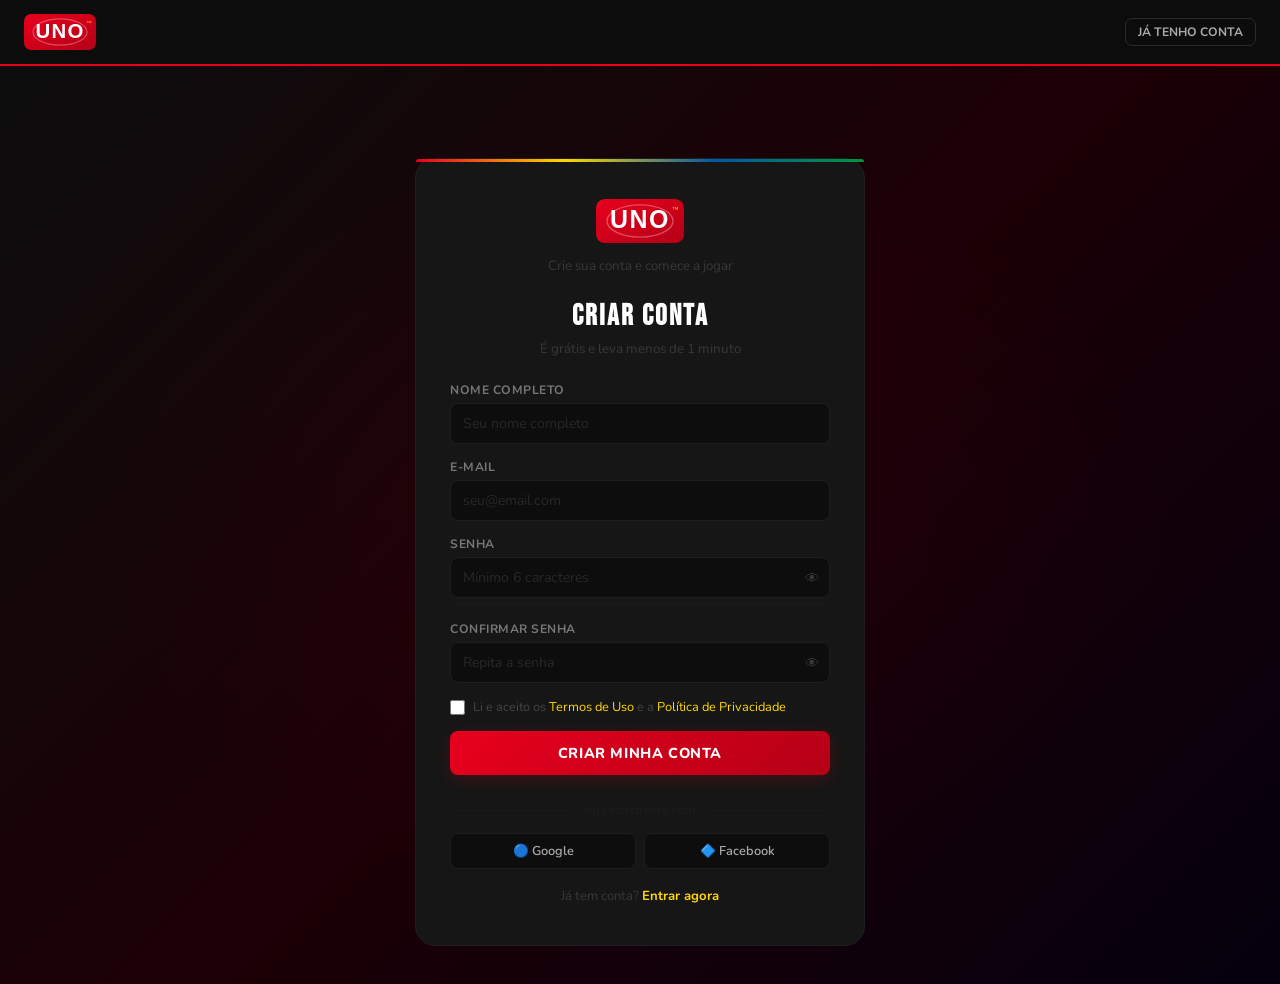
<file: pages/register.html>
<!DOCTYPE html>
<html lang="pt-BR"><head><meta charset="UTF-8"><meta name="viewport" content="width=device-width,initial-scale=1.0"><title>Cadastro – UNO!™</title><link rel="stylesheet" href="../css/style.css"><link href="https://fonts.googleapis.com/css2?family=Bebas+Neue&family=Nunito:wght@400;600;700;800;900&display=swap" rel="stylesheet"></head>
<body>
<nav class="navbar" id="navbar"><div class="nav-container"><a href="../index.html" class="nav-logo-wrap"><img src="../img/uno-logo.svg" alt="UNO" class="nav-logo-img"></a><div class="nav-right" style="margin-left:auto"><div class="nav-auth-btns"><a href="login.html" class="btn-ln">JÁ TENHO CONTA</a></div></div></div></nav>
<div class="auth-page"><div class="auth-card">
<div class="auth-logo"><img src="../img/uno-logo.svg" alt="UNO!™" class="auth-logo-img"><p>Crie sua conta e comece a jogar</p></div>
<h2 class="auth-title">Criar Conta</h2><p class="auth-sub">É grátis e leva menos de 1 minuto</p>
<form onsubmit="handleRegister(event)" novalidate>
<div class="form-group"><label class="form-label">NOME COMPLETO</label><input type="text" id="regName" class="form-input" placeholder="Seu nome completo"><span class="form-error" id="nameError"></span></div>
<div class="form-group"><label class="form-label">E-MAIL</label><input type="email" id="regEmail" class="form-input" placeholder="seu@email.com"><span class="form-error" id="emailError"></span></div>
<div class="form-group"><label class="form-label">SENHA</label><div class="input-group"><input type="password" id="regPass" class="form-input" placeholder="Mínimo 6 caracteres" oninput="checkStrength(this.value)"><button type="button" class="input-toggle" onclick="togglePassword('regPass')">👁</button></div><div class="strength-bar"><div class="strength-fill" id="strengthFill"></div></div><div class="strength-text" id="strengthText"></div><span class="form-error" id="passError"></span></div>
<div class="form-group"><label class="form-label">CONFIRMAR SENHA</label><div class="input-group"><input type="password" id="regPass2" class="form-input" placeholder="Repita a senha"><button type="button" class="input-toggle" onclick="togglePassword('regPass2')">👁</button></div><span class="form-error" id="pass2Error"></span></div>
<div class="form-check"><input type="checkbox" id="regTerms"><label for="regTerms">Li e aceito os <a href="eula.html">Termos de Uso</a> e a <a href="privacy.html">Política de Privacidade</a></label></div>
<span class="form-error" id="termsError"></span>
<button type="submit" class="btn-full btn-red" id="btnRegister">CRIAR MINHA CONTA</button>
</form>
<div class="auth-divider">ou cadastre-se com</div>
<div class="social-btns"><button class="btn-social" onclick="alert('Em breve!')">🔵 Google</button><button class="btn-social" onclick="alert('Em breve!')">🔷 Facebook</button></div>
<p class="auth-footer-link">Já tem conta? <a href="login.html">Entrar agora</a></p>
</div></div>
<script src="../js/auth.js"></script>
<script>
if(getUser())window.location.href='dashboard.html';
// Capture affiliate referral code (?ref=CODE) so the painel/admin pode creditar o bônus
(function(){
  const params=new URLSearchParams(window.location.search);
  const ref=params.get('ref');
  if(ref){
    localStorage.setItem('unoRefCode',ref);
    // Visual badge
    document.addEventListener('DOMContentLoaded',()=>{
      const card=document.querySelector('.auth-card');
      if(!card)return;
      const badge=document.createElement('div');
      badge.style.cssText='background:linear-gradient(135deg,rgba(0,150,58,.12),rgba(255,215,0,.08));border:1px solid rgba(0,192,77,.35);color:#fff;padding:12px 14px;border-radius:10px;margin-bottom:16px;font-size:.86rem;text-align:center';
      badge.innerHTML='🎁 Você foi indicado por <strong style="color:var(--yellow)">'+ref+'</strong><br><span style="color:#aaa;font-size:.78rem">Cadastre-se e faça seu primeiro depósito para ativar o bônus de boas-vindas.</span>';
      card.insertBefore(badge,card.firstChild);
    });
  }
})();
</script>
</body></html>
</file>
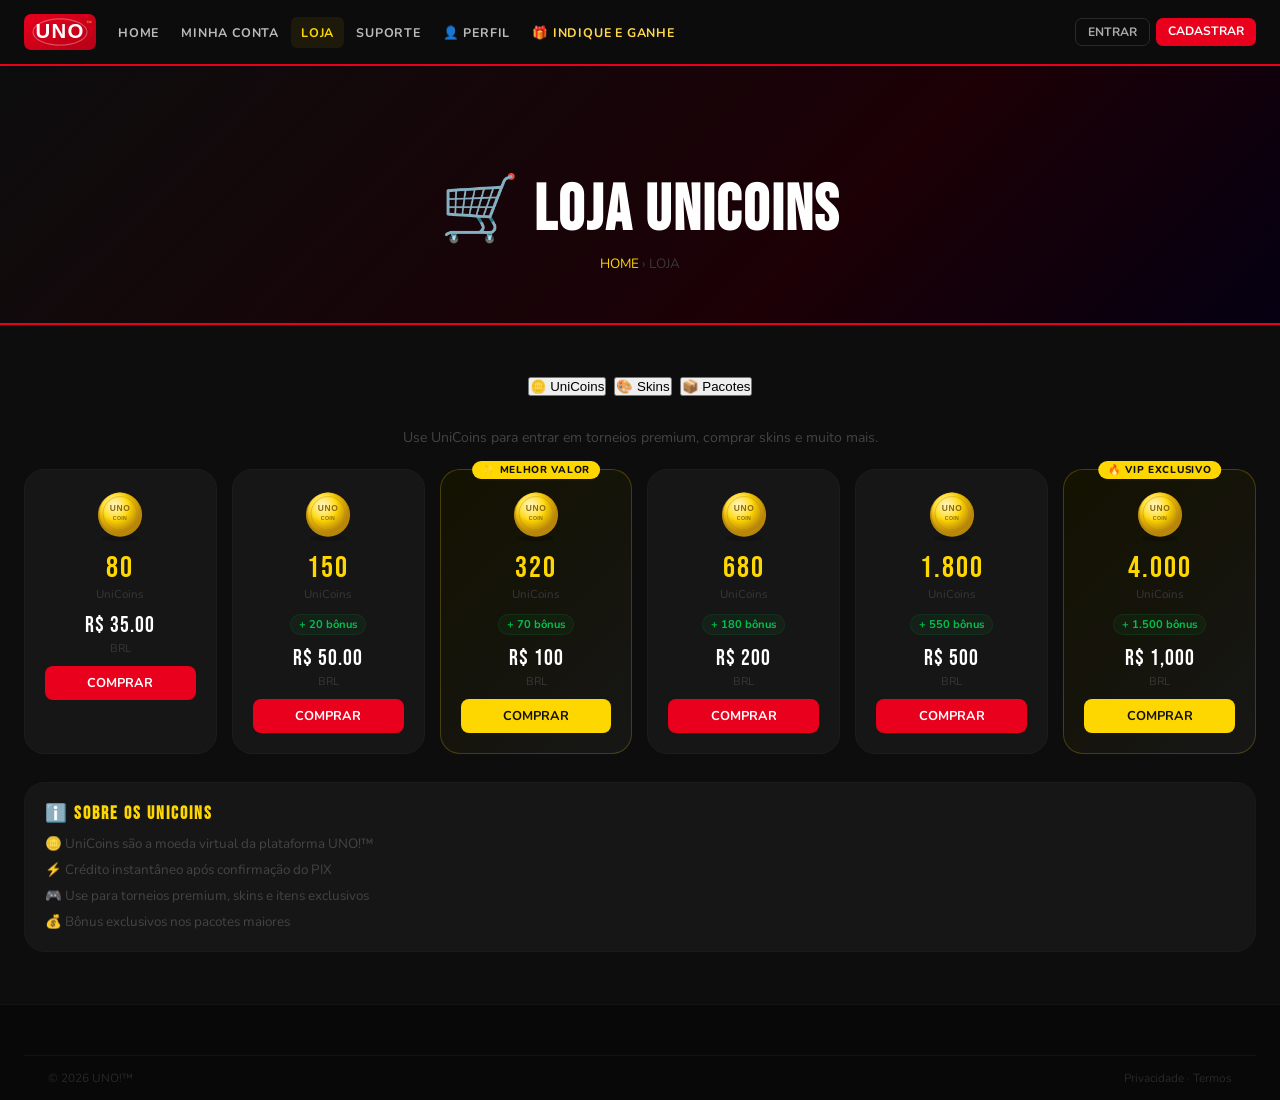
<file: pages/shop.html>
<!DOCTYPE html>
<html lang="pt-BR"><head><meta charset="UTF-8"><meta name="viewport" content="width=device-width,initial-scale=1.0"><title>Loja UniCoins – UNO!™</title><link rel="stylesheet" href="../css/style.css"><link href="https://fonts.googleapis.com/css2?family=Bebas+Neue&family=Nunito:wght@400;600;700;800;900&display=swap" rel="stylesheet"></head>
<body>
<div id="buyCoinModal" class="modal-overlay" style="display:none"><div class="modal-box"><button class="modal-close-x" onclick="closeBuyModal()">✕</button><h3>💰 Confirmar Compra</h3><p id="bcPkgName" style="font-size:1.3rem;color:var(--yellow);font-family:'Bebas Neue',sans-serif;letter-spacing:2px;margin-bottom:4px"></p><p>Preço: <strong id="bcPkgPrice" style="color:#fff;font-size:1.1rem"></strong></p><p id="bcPkgBonus" style="color:var(--green-light);font-size:.82rem;min-height:16px"></p><p style="color:#444;font-size:.8rem;margin-top:8px">Você será redirecionado para o depósito via PIX</p><div class="modal-btns" style="margin-top:18px"><button onclick="closeBuyModal()" class="btn-goback">CANCELAR</button><button onclick="confirmBuyCoins()" class="btn-continue">PAGAR VIA PIX</button></div></div></div>
<nav class="navbar" id="navbar"><div class="nav-container"><a href="../index.html" class="nav-logo-wrap"><img src="../img/uno-logo.svg" alt="UNO" class="nav-logo-img"></a><button class="nav-toggle" onclick="toggleMenu()"><span></span><span></span><span></span></button><ul class="nav-links" id="navLinks"><li><a href="../index.html">HOME</a></li><li><a href="dashboard.html">MINHA CONTA</a></li><li><a href="shop.html" class="active">LOJA</a></li><li><a href="support.html">SUPORTE</a></li></ul><div class="nav-right"><div class="nav-balance" id="navBalance"></div><div class="nav-auth-btns" id="navAuthBtns"></div></div></div></nav>
<div class="page-hero"><h1>🛒 Loja UniCoins</h1><p class="breadcrumb"><a href="../index.html">HOME</a> › LOJA</p></div>
<div class="page-content">
  <div style="display:flex;gap:8px;justify-content:center;margin-bottom:32px;flex-wrap:wrap">
    <button class="stab active" onclick="switchShopTab('coins')">🪙 UniCoins</button>
    <button class="stab" onclick="switchShopTab('skins')">🎨 Skins</button>
    <button class="stab" onclick="switchShopTab('packs')">📦 Pacotes</button>
  </div>

  <!-- UNICOINS -->
  <div id="shop_coins" class="shop-panel">
    <p style="color:#444;font-size:.88rem;text-align:center;margin-bottom:22px">Use UniCoins para entrar em torneios premium, comprar skins e muito mais.</p>
    <div class="coins-grid">
      <div class="coin-pkg" onclick="buyCoins({coins:'80',price:'35',label:'Starter Pack'})"><img src="../img/uno-coin.svg" class="pkg-icon" alt="UniCoin"><div class="pkg-coins">80</div><div class="pkg-coin-label">UniCoins</div><div class="pkg-price price-brl" data-brl="35">R$ 35</div><div class="pkg-price-brl">BRL</div><button class="btn-buy">COMPRAR</button></div>
      <div class="coin-pkg" onclick="buyCoins({coins:'150',price:'50',bonus:'+ 20 bônus',label:'Bronze Pack'})"><img src="../img/uno-coin.svg" class="pkg-icon" alt="UniCoin"><div class="pkg-coins">150</div><div class="pkg-coin-label">UniCoins</div><div class="pkg-bonus">+ 20 bônus</div><div class="pkg-price price-brl" data-brl="50">R$ 50</div><div class="pkg-price-brl">BRL</div><button class="btn-buy">COMPRAR</button></div>
      <div class="coin-pkg best-val" onclick="buyCoins({coins:'320',price:'100',bonus:'+ 70 bônus',label:'Silver Pack'})"><div class="pkg-badge">✨ MELHOR VALOR</div><img src="../img/uno-coin.svg" class="pkg-icon" alt="UniCoin"><div class="pkg-coins">320</div><div class="pkg-coin-label">UniCoins</div><div class="pkg-bonus">+ 70 bônus</div><div class="pkg-price price-brl" data-brl="100">R$ 100</div><div class="pkg-price-brl">BRL</div><button class="btn-buy">COMPRAR</button></div>
      <div class="coin-pkg" onclick="buyCoins({coins:'680',price:'200',bonus:'+ 180 bônus',label:'Gold Pack'})"><img src="../img/uno-coin.svg" class="pkg-icon" alt="UniCoin"><div class="pkg-coins">680</div><div class="pkg-coin-label">UniCoins</div><div class="pkg-bonus">+ 180 bônus</div><div class="pkg-price price-brl" data-brl="200">R$ 200</div><div class="pkg-price-brl">BRL</div><button class="btn-buy">COMPRAR</button></div>
      <div class="coin-pkg" onclick="buyCoins({coins:'1800',price:'500',bonus:'+ 550 bônus',label:'Platinum Pack'})"><img src="../img/uno-coin.svg" class="pkg-icon" alt="UniCoin"><div class="pkg-coins">1.800</div><div class="pkg-coin-label">UniCoins</div><div class="pkg-bonus">+ 550 bônus</div><div class="pkg-price price-brl" data-brl="500">R$ 500</div><div class="pkg-price-brl">BRL</div><button class="btn-buy">COMPRAR</button></div>
      <div class="coin-pkg best-val" onclick="buyCoins({coins:'4000',price:'1000',bonus:'+ 1.500 bônus',label:'Diamond VIP'})"><div class="pkg-badge">🔥 VIP EXCLUSIVO</div><img src="../img/uno-coin.svg" class="pkg-icon" alt="UniCoin"><div class="pkg-coins">4.000</div><div class="pkg-coin-label">UniCoins</div><div class="pkg-bonus">+ 1.500 bônus</div><div class="pkg-price price-brl" data-brl="1000">R$ 1.000</div><div class="pkg-price-brl">BRL</div><button class="btn-buy">COMPRAR</button></div>
    </div>
    <div style="background:#161616;border:1px solid #1a1a1a;border-radius:var(--radius-lg);padding:20px;margin-top:28px"><h3 style="font-size:1.1rem;color:var(--yellow);margin-bottom:10px">ℹ️ Sobre os UniCoins</h3><ul style="list-style:none;display:flex;flex-direction:column;gap:7px"><li style="color:#444;font-size:.84rem">🪙 UniCoins são a moeda virtual da plataforma UNO!™</li><li style="color:#444;font-size:.84rem">⚡ Crédito instantâneo após confirmação do PIX</li><li style="color:#444;font-size:.84rem">🎮 Use para torneios premium, skins e itens exclusivos</li><li style="color:#444;font-size:.84rem">💰 Bônus exclusivos nos pacotes maiores</li></ul></div>
  </div>

  <!-- SKINS -->
  <div id="shop_skins" class="shop-panel hidden">
    <div style="display:grid;grid-template-columns:repeat(auto-fill,minmax(190px,1fr));gap:16px">
      <div class="coin-pkg" onclick="buyCoins({coins:'Skin',price:'35',label:'Skin Neon Red'})"><div style="width:100%;aspect-ratio:1;background:linear-gradient(135deg,#3a0008,#ff0022);border-radius:10px;display:flex;align-items:center;justify-content:center;font-size:3rem;margin-bottom:10px">🃏</div><div class="pkg-coins" style="font-size:1.05rem;color:#fff">Neon Red</div><div class="pkg-coin-label">Baralho Exclusivo</div><div class="pkg-price price-brl" data-brl="35">R$ 35</div><button class="btn-buy">COMPRAR</button></div>
      <div class="coin-pkg" onclick="buyCoins({coins:'Skin',price:'35',label:'Skin Galaxy Blue'})"><div style="width:100%;aspect-ratio:1;background:linear-gradient(135deg,#000a38,#0047cc);border-radius:10px;display:flex;align-items:center;justify-content:center;font-size:3rem;margin-bottom:10px">🌌</div><div class="pkg-coins" style="font-size:1.05rem;color:#fff">Galaxy Blue</div><div class="pkg-coin-label">Baralho Exclusivo</div><div class="pkg-price price-brl" data-brl="35">R$ 35</div><button class="btn-buy">COMPRAR</button></div>
      <div class="coin-pkg best-val" onclick="buyCoins({coins:'Skin',price:'50',label:'Skin Deep Harmony'})"><div class="pkg-badge">NOVO</div><div style="width:100%;aspect-ratio:1;background:linear-gradient(135deg,#1a003a,#6600cc);border-radius:10px;display:flex;align-items:center;justify-content:center;font-size:3rem;margin-bottom:10px">✨</div><div class="pkg-coins" style="font-size:1.05rem;color:#fff">Deep Harmony</div><div class="pkg-coin-label">Coleção Exclusiva</div><div class="pkg-price price-brl" data-brl="50">R$ 50</div><button class="btn-buy">COMPRAR</button></div>
      <div class="coin-pkg" onclick="buyCoins({coins:'Skin',price:'35',label:'Skin Wild Forest'})"><div style="width:100%;aspect-ratio:1;background:linear-gradient(135deg,#001e0a,#007a1e);border-radius:10px;display:flex;align-items:center;justify-content:center;font-size:3rem;margin-bottom:10px">🌿</div><div class="pkg-coins" style="font-size:1.05rem;color:#fff">Wild Forest</div><div class="pkg-coin-label">Baralho Exclusivo</div><div class="pkg-price price-brl" data-brl="35">R$ 35</div><button class="btn-buy">COMPRAR</button></div>
      <div class="coin-pkg best-val" onclick="buyCoins({coins:'Skin',price:'100',label:'Skin Golden VIP'})"><div class="pkg-badge">VIP</div><div style="width:100%;aspect-ratio:1;background:linear-gradient(135deg,#2a1a00,#cc8800);border-radius:10px;display:flex;align-items:center;justify-content:center;font-size:3rem;margin-bottom:10px">👑</div><div class="pkg-coins" style="font-size:1.05rem;color:#fff">Golden VIP</div><div class="pkg-coin-label">Edição Limitada</div><div class="pkg-price price-brl" data-brl="100">R$ 100</div><button class="btn-buy">COMPRAR</button></div>
      <div class="coin-pkg" onclick="buyCoins({coins:'Skin',price:'35',label:'Skin Paws of Fame'})"><div style="width:100%;aspect-ratio:1;background:linear-gradient(135deg,#2a1800,#8a5200);border-radius:10px;display:flex;align-items:center;justify-content:center;font-size:3rem;margin-bottom:10px">🐾</div><div class="pkg-coins" style="font-size:1.05rem;color:#fff">Paws of Fame</div><div class="pkg-coin-label">Coleção Especial</div><div class="pkg-price price-brl" data-brl="35">R$ 35</div><button class="btn-buy">COMPRAR</button></div>
    </div>
  </div>

  <!-- PACKS -->
  <div id="shop_packs" class="shop-panel hidden">
    <div class="coins-grid">
      <div class="coin-pkg" onclick="buyCoins({coins:'Pack',price:'50',bonus:'200 UniCoins + 1 Skin',label:'Pacote Iniciante'})"><div class="pkg-icon" style="font-size:2.5rem;display:block;text-align:center;margin-bottom:8px">🎁</div><div class="pkg-coins" style="font-size:1.2rem;color:#fff">Pacote Iniciante</div><div class="pkg-coin-label">200 UniCoins + 1 Skin</div><div class="pkg-bonus">Melhor para começar</div><div class="pkg-price price-brl" data-brl="50">R$ 50</div><button class="btn-buy">COMPRAR</button></div>
      <div class="coin-pkg best-val" onclick="buyCoins({coins:'Pack',price:'100',bonus:'500 UniCoins + Skin VIP + 1 Torneio',label:'Pacote Campeão'})"><div class="pkg-badge">🏆 MAIS POPULAR</div><div class="pkg-icon" style="font-size:2.5rem;display:block;text-align:center;margin-bottom:8px">🏆</div><div class="pkg-coins" style="font-size:1.2rem;color:#fff">Pacote Campeão</div><div class="pkg-coin-label">500 UniCoins + Skin VIP + 1 Torneio</div><div class="pkg-bonus">Economize 30%</div><div class="pkg-price price-brl" data-brl="100">R$ 100</div><button class="btn-buy">COMPRAR</button></div>
      <div class="coin-pkg" onclick="buyCoins({coins:'Pack',price:'200',bonus:'1.500 UniCoins + 3 Skins + Ring Royale',label:'Pacote Lenda'})"><div class="pkg-icon" style="font-size:2.5rem;display:block;text-align:center;margin-bottom:8px">💠</div><div class="pkg-coins" style="font-size:1.2rem;color:#fff">Pacote Lenda</div><div class="pkg-coin-label">1.500 UniCoins + 3 Skins + Ring Royale</div><div class="pkg-bonus">Economize 45%</div><div class="pkg-price price-brl" data-brl="200">R$ 200</div><button class="btn-buy">COMPRAR</button></div>
    </div>
  </div>
</div>
<footer class="footer" style="margin-top:0"><div class="footer-bottom" style="padding:14px 24px"><p>© 2026 UNO!™</p><p><a href="privacy.html" style="color:#282828">Privacidade</a> · <a href="eula.html" style="color:#282828">Termos</a></p></div></footer>
<script src="../js/main.js"></script><script src="../js/auth.js"></script>
<script>
function switchShopTab(tab){document.querySelectorAll('.stab').forEach(b=>b.classList.remove('active'));event.target.classList.add('active');document.querySelectorAll('.shop-panel').forEach(p=>p.classList.add('hidden'));document.getElementById('shop_'+tab)?.classList.remove('hidden')}
function closeBuyModal(){document.getElementById('buyCoinModal').style.display='none'}
function buyCoins(pkg){const user=getUser();if(!user){window.location.href='login.html';return}document.getElementById('bcPkgName').textContent=pkg.label;document.getElementById('bcPkgPrice').textContent='R$ '+pkg.price;document.getElementById('bcPkgBonus').textContent=pkg.bonus||'';document.getElementById('buyCoinModal').style.display='flex';document.getElementById('buyCoinModal').dataset.pkg=JSON.stringify(pkg)}
function confirmBuyCoins(){const pkg=JSON.parse(document.getElementById('buyCoinModal').dataset.pkg||'{}');if(pkg.price){sessionStorage.setItem('depositAmount',pkg.price);closeBuyModal();window.location.href='deposit.html'}}
window.addEventListener('DOMContentLoaded',()=>{const user=getUser();const nb=document.getElementById('navBalance');if(user&&nb){nb.textContent='💰 R$ '+parseFloat(user.balance||0).toFixed(2).replace('.',',');nb.classList.add('show')}});
</script>
</body></html>
</file>
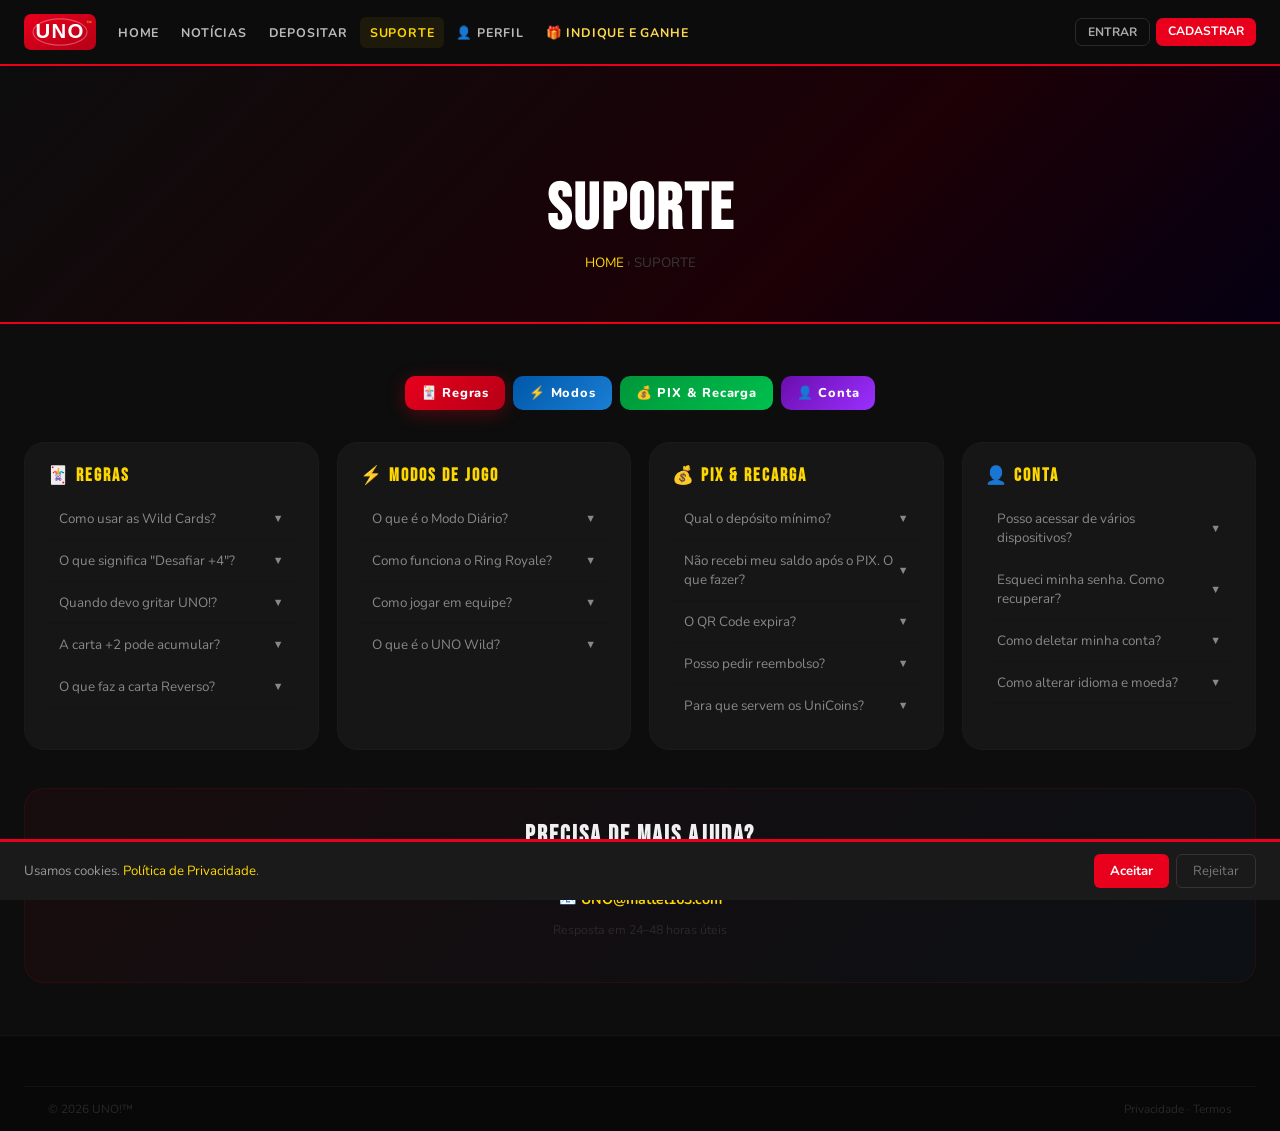
<file: pages/support.html>
<!DOCTYPE html>
<html lang="pt-BR"><head><meta charset="UTF-8"><meta name="viewport" content="width=device-width,initial-scale=1.0"><title>Suporte – UNO!™</title><link rel="stylesheet" href="../css/style.css"><link href="https://fonts.googleapis.com/css2?family=Bebas+Neue&family=Nunito:wght@400;600;700;800;900&display=swap" rel="stylesheet"></head>
<body>
<div id="cookieBanner" class="cookie-banner"><p>Usamos cookies. <a href="privacy.html">Política de Privacidade</a>.</p><div class="cookie-btns"><button onclick="acceptCookies()" class="btn-accept">Aceitar</button><button onclick="rejectCookies()" class="btn-reject">Rejeitar</button></div></div>
<nav class="navbar" id="navbar"><div class="nav-container"><a href="../index.html" class="nav-logo-wrap"><img src="../img/uno-logo.svg" alt="UNO" class="nav-logo-img"></a><button class="nav-toggle" onclick="toggleMenu()"><span></span><span></span><span></span></button><ul class="nav-links" id="navLinks"><li><a href="../index.html">HOME</a></li><li><a href="news.html">NOTÍCIAS</a></li><li><a href="deposit.html">DEPOSITAR</a></li><li><a href="support.html" class="active">SUPORTE</a></li></ul><div class="nav-right"><div class="nav-auth-btns" id="navAuthBtns"><a href="login.html" class="btn-ln">ENTRAR</a><a href="register.html" class="btn-rn">CADASTRAR</a></div></div></div></nav>
<div class="page-hero"><h1>Suporte</h1><p class="breadcrumb"><a href="../index.html">HOME</a> › SUPORTE</p></div>
<div class="page-content">
  <div style="display:flex;gap:8px;flex-wrap:wrap;margin-bottom:32px;justify-content:center">
    <a href="#rules" class="btn-hp" style="padding:8px 16px;font-size:.8rem">🃏 Regras</a>
    <a href="#modes" class="btn-hp" style="padding:8px 16px;font-size:.8rem;background:linear-gradient(135deg,var(--blue),var(--blue-light));box-shadow:none">⚡ Modos</a>
    <a href="#topup" class="btn-hp" style="padding:8px 16px;font-size:.8rem;background:linear-gradient(135deg,var(--green),var(--green-light));box-shadow:none">💰 PIX & Recarga</a>
    <a href="#account" class="btn-hp" style="padding:8px 16px;font-size:.8rem;background:linear-gradient(135deg,#6a0dad,#9b30ff);box-shadow:none">👤 Conta</a>
  </div>
  <div class="sup-cats">
    <div class="sup-cat" id="rules"><h3>🃏 Regras</h3>
      <div class="faq-item"><div class="faq-q" onclick="toggleFaq(this)">Como usar as Wild Cards? <span class="faq-arrow">▼</span></div><div class="faq-a">As Wild Cards permitem mudar a cor ativa do jogo para qualquer cor. Podem ser jogadas a qualquer momento.</div></div>
      <div class="faq-item"><div class="faq-q" onclick="toggleFaq(this)">O que significa "Desafiar +4"? <span class="faq-arrow">▼</span></div><div class="faq-a">O próximo jogador pode desafiar o +4. Se bem-sucedido, quem jogou compra 4 cartas. Se falhar, o desafiante compra 6.</div></div>
      <div class="faq-item"><div class="faq-q" onclick="toggleFaq(this)">Quando devo gritar UNO!? <span class="faq-arrow">▼</span></div><div class="faq-a">Ao jogar sua penúltima carta, ficando com apenas uma na mão. Se não gritar e for pego, compra 2 como penalidade.</div></div>
      <div class="faq-item"><div class="faq-q" onclick="toggleFaq(this)">A carta +2 pode acumular? <span class="faq-arrow">▼</span></div><div class="faq-a">Não pelas regras oficiais. Em salas personalizadas com amigos você pode ativar a acumulação via Regras da Casa.</div></div>
      <div class="faq-item"><div class="faq-q" onclick="toggleFaq(this)">O que faz a carta Reverso? <span class="faq-arrow">▼</span></div><div class="faq-a">Inverte a ordem do jogo. Em partidas 1v1 funciona como Pular.</div></div>
    </div>
    <div class="sup-cat" id="modes"><h3>⚡ Modos de Jogo</h3>
      <div class="faq-item"><div class="faq-q" onclick="toggleFaq(this)">O que é o Modo Diário? <span class="faq-arrow">▼</span></div><div class="faq-a">Desafios renovados a cada 24h com recompensas exclusivas de moedas, diamantes e itens especiais.</div></div>
      <div class="faq-item"><div class="faq-q" onclick="toggleFaq(this)">Como funciona o Ring Royale? <span class="faq-arrow">▼</span></div><div class="faq-a">Torneio global com 10 rodadas eliminatórias. Jogadores do mundo competem por skins exclusivas e recompensas épicas.</div></div>
      <div class="faq-item"><div class="faq-q" onclick="toggleFaq(this)">Como jogar em equipe? <span class="faq-arrow">▼</span></div><div class="faq-a">Forme duplas com amigos para enfrentar outros times 2v2. Vitórias em equipe rendem bônus extras.</div></div>
      <div class="faq-item"><div class="faq-q" onclick="toggleFaq(this)">O que é o UNO Wild? <span class="faq-arrow">▼</span></div><div class="faq-a">Modo com regras da casa ativas, dois baralhos e prêmios de até 600x. Mais riscos, mais recompensas!</div></div>
    </div>
    <div class="sup-cat" id="topup"><h3>💰 PIX & Recarga</h3>
      <div class="faq-item"><div class="faq-q" onclick="toggleFaq(this)">Qual o depósito mínimo? <span class="faq-arrow">▼</span></div><div class="faq-a">O valor mínimo é R$ 35,00. O saldo é creditado automaticamente após a confirmação do PIX.</div></div>
      <div class="faq-item"><div class="faq-q" onclick="toggleFaq(this)">Não recebi meu saldo após o PIX. O que fazer? <span class="faq-arrow">▼</span></div><div class="faq-a">Aguarde até 5 minutos. Verifique em Transações. Se persistir, envie o comprovante para o suporte.</div></div>
      <div class="faq-item"><div class="faq-q" onclick="toggleFaq(this)">O QR Code expira? <span class="faq-arrow">▼</span></div><div class="faq-a">Sim, o QR Code expira em 10 minutos. Gere um novo na página de depósito se necessário.</div></div>
      <div class="faq-item"><div class="faq-q" onclick="toggleFaq(this)">Posso pedir reembolso? <span class="faq-arrow">▼</span></div><div class="faq-a">Reembolsos são analisados caso a caso. Contate o suporte com o ID da transação e comprovante.</div></div>
      <div class="faq-item"><div class="faq-q" onclick="toggleFaq(this)">Para que servem os UniCoins? <span class="faq-arrow">▼</span></div><div class="faq-a">Moeda premium para torneios exclusivos, skins, avatares e itens especiais na loja do jogo.</div></div>
    </div>
    <div class="sup-cat" id="account"><h3>👤 Conta</h3>
      <div class="faq-item"><div class="faq-q" onclick="toggleFaq(this)">Posso acessar de vários dispositivos? <span class="faq-arrow">▼</span></div><div class="faq-a">Sim! Use o mesmo e-mail e senha em qualquer dispositivo. Saldo e progresso sincronizados.</div></div>
      <div class="faq-item"><div class="faq-q" onclick="toggleFaq(this)">Esqueci minha senha. Como recuperar? <span class="faq-arrow">▼</span></div><div class="faq-a">Na tela de login, clique em "Esqueceu a senha?" e siga as instruções enviadas para seu e-mail.</div></div>
      <div class="faq-item"><div class="faq-q" onclick="toggleFaq(this)">Como deletar minha conta? <span class="faq-arrow">▼</span></div><div class="faq-a">Acesse Minha Conta → Perfil → Zona de Perigo → Deletar Conta. Ação irreversível.</div></div>
      <div class="faq-item"><div class="faq-q" onclick="toggleFaq(this)">Como alterar idioma e moeda? <span class="faq-arrow">▼</span></div><div class="faq-a">Acesse Minha Conta → Perfil & Idioma e selecione seu idioma e moeda preferidos. As alterações são salvas automaticamente.</div></div>
    </div>
  </div>
  <div class="contact-box"><h3>Precisa de Mais Ajuda?</h3><p>Nossa equipe está disponível para resolver qualquer problema.</p><p>📧 <a href="mailto:UNO@mattel163.com">UNO@mattel163.com</a></p><p style="font-size:.78rem;color:#2a2a2a;margin-top:10px">Resposta em 24–48 horas úteis</p></div>
</div>
<footer class="footer"><div class="footer-bottom" style="padding:14px 24px"><p>© 2026 UNO!™</p><p><a href="privacy.html" style="color:#282828">Privacidade</a> · <a href="eula.html" style="color:#282828">Termos</a></p></div></footer>
<script src="../js/main.js"></script>
</body></html>
</file>
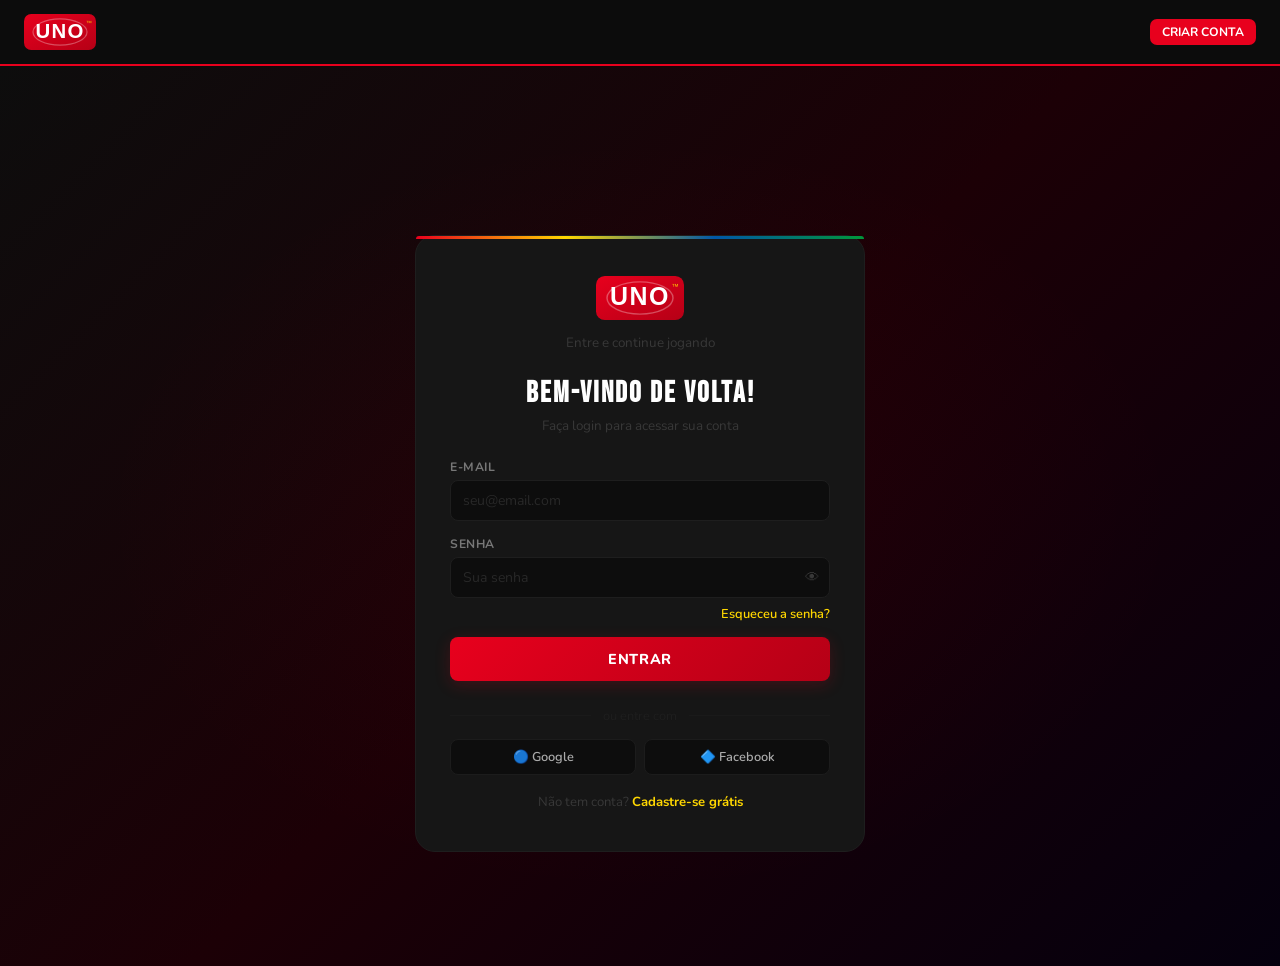
<file: pages/transactions.html>
<!DOCTYPE html>
<html lang="pt-BR"><head><meta charset="UTF-8"><meta name="viewport" content="width=device-width,initial-scale=1.0"><title>Transações – UNO!™</title><link rel="stylesheet" href="../css/style.css"><link href="https://fonts.googleapis.com/css2?family=Bebas+Neue&family=Nunito:wght@400;600;700;800;900&display=swap" rel="stylesheet"></head>
<body>
<nav class="navbar" id="navbar"><div class="nav-container"><a href="../index.html" class="nav-logo-wrap"><img src="../img/uno-logo.svg" alt="UNO" class="nav-logo-img"></a><button class="nav-toggle" onclick="toggleMenu()"><span></span><span></span><span></span></button><ul class="nav-links" id="navLinks"><li><a href="../index.html">HOME</a></li><li><a href="dashboard.html">MINHA CONTA</a></li><li><a href="deposit.html">DEPOSITAR</a></li></ul><div class="nav-right"><div class="nav-balance" id="navBalance"></div><div class="nav-auth-btns" id="navAuthBtns"></div></div></div></nav>
<div class="dash-layout">
<aside class="sidebar">
  <div class="s-user"><div class="s-avatar" id="sAvatar">U</div><div class="s-name" id="sName">-</div><div class="s-bal">Saldo: <span id="sBal">R$ 0,00</span></div></div>
  <ul class="s-nav">
    <li><a href="dashboard.html"><span class="ni">🏠</span> Visão Geral</a></li>
    <li><a href="withdraw.html"><span class="ni">💸</span> Sacar PIX</a></li>
    <li><a href="promo.html"><span class="ni">🎁</span> Indique e Ganhe</a></li>
    <li><a href="deposit.html"><span class="ni">💰</span> Depositar PIX</a></li>
    <li><a href="transactions.html" class="active"><span class="ni">📋</span> Transações</a></li>
    <li><a href="shop.html"><span class="ni">🛒</span> Loja UniCoins</a></li>
    <li><a href="profile.html"><span class="ni">👤</span> Perfil & Idioma</a></li>
    <li><a href="support.html"><span class="ni">🎧</span> Suporte</a></li>
    <li><a href="#" onclick="doLogout()"><span class="ni">🚪</span> Sair</a></li>
  </ul>
</aside>
<main class="main-area">
  <div class="dash-hdr"><h1>Transações</h1><p>Histórico de depósitos e saques</p></div>
  <div style="display:flex;justify-content:space-between;align-items:center;margin-bottom:18px;flex-wrap:wrap;gap:9px">
    <div style="display:flex;gap:6px;flex-wrap:wrap">
      <button class="ntab active" onclick="filterTx('all',this)">TODAS</button>
      <button class="ntab" onclick="filterTx('deposit',this)">DEPÓSITOS</button>
      <button class="ntab" onclick="filterTx('withdraw',this)">SAQUES</button>
    </div>
    <a href="deposit.html" class="btn-hp" style="display:inline-block;padding:8px 16px;font-size:.8rem">+ Novo Depósito</a>
  </div>
  <div style="background:#161616;border:1px solid #1a1a1a;border-radius:var(--radius-lg);overflow:hidden">
    <table class="tx-table"><thead><tr><th>DATA / HORA</th><th>TIPO</th><th>MÉTODO</th><th>ID</th><th>VALOR</th><th>STATUS</th></tr></thead>
    <tbody id="txBody"><tr><td colspan="6" style="text-align:center;color:#2a2a2a;padding:50px">Carregando...</td></tr></tbody></table>
  </div>
</main>
</div>
<script src="../js/main.js"></script><script src="../js/auth.js"></script>
<script>
requireAuth();
let allTxs=[];
function doLogout(){localStorage.removeItem('unoUser');window.location.href='../index.html'}
window.addEventListener('DOMContentLoaded',()=>{
  const user=getUser();if(!user)return;
  document.getElementById('sAvatar').textContent=user.name.charAt(0).toUpperCase();
  document.getElementById('sName').textContent=user.name;
  document.getElementById('sBal').textContent='R$ '+parseFloat(user.balance||0).toFixed(2).replace('.',',');
  const nb=document.getElementById('navBalance');
  if(nb){nb.textContent='💰 R$ '+parseFloat(user.balance||0).toFixed(2).replace('.',',');nb.classList.add('show')}
  allTxs=JSON.parse(localStorage.getItem('unoTransactions')||'[]');
  renderTxs(allTxs);
});
function renderTxs(txs){
  const tb=document.getElementById('txBody');
  if(!txs.length){tb.innerHTML='<tr><td colspan="6" style="text-align:center;color:#2a2a2a;padding:50px">Nenhuma transação. <a href="deposit.html" style="color:var(--yellow)">Faça seu primeiro depósito!</a></td></tr>';return}
  const sm={pending:'<span class="txb tx-p">⏳ Pendente</span>',confirmed:'<span class="txb tx-c">✅ Confirmado</span>',failed:'<span class="txb tx-f">❌ Falhou</span>'};
  tb.innerHTML=txs.map(tx=>{
    const d=new Date(tx.date);
    return`<tr><td style="color:#383838;font-size:.78rem">${d.toLocaleDateString('pt-BR')} ${d.toLocaleTimeString('pt-BR',{hour:'2-digit',minute:'2-digit'})}</td><td>${tx.type==='deposit'?'⬇ Depósito':'⬆ Saque'}</td><td>PIX</td><td style="font-family:monospace;font-size:.7rem;color:#282828" title="${tx.id}">${(tx.id||'').slice(0,14)}...</td><td style="color:var(--yellow);font-weight:700">R$ ${parseFloat(tx.amount).toFixed(2).replace('.',',')}</td><td>${sm[tx.status]||sm.pending}</td></tr>`;
  }).join('');
}
function filterTx(type,btn){
  document.querySelectorAll('.ntab').forEach(b=>b.classList.remove('active'));btn.classList.add('active');
  renderTxs(type==='all'?allTxs:allTxs.filter(tx=>tx.type===type));
}
</script>
</body></html>
</file>
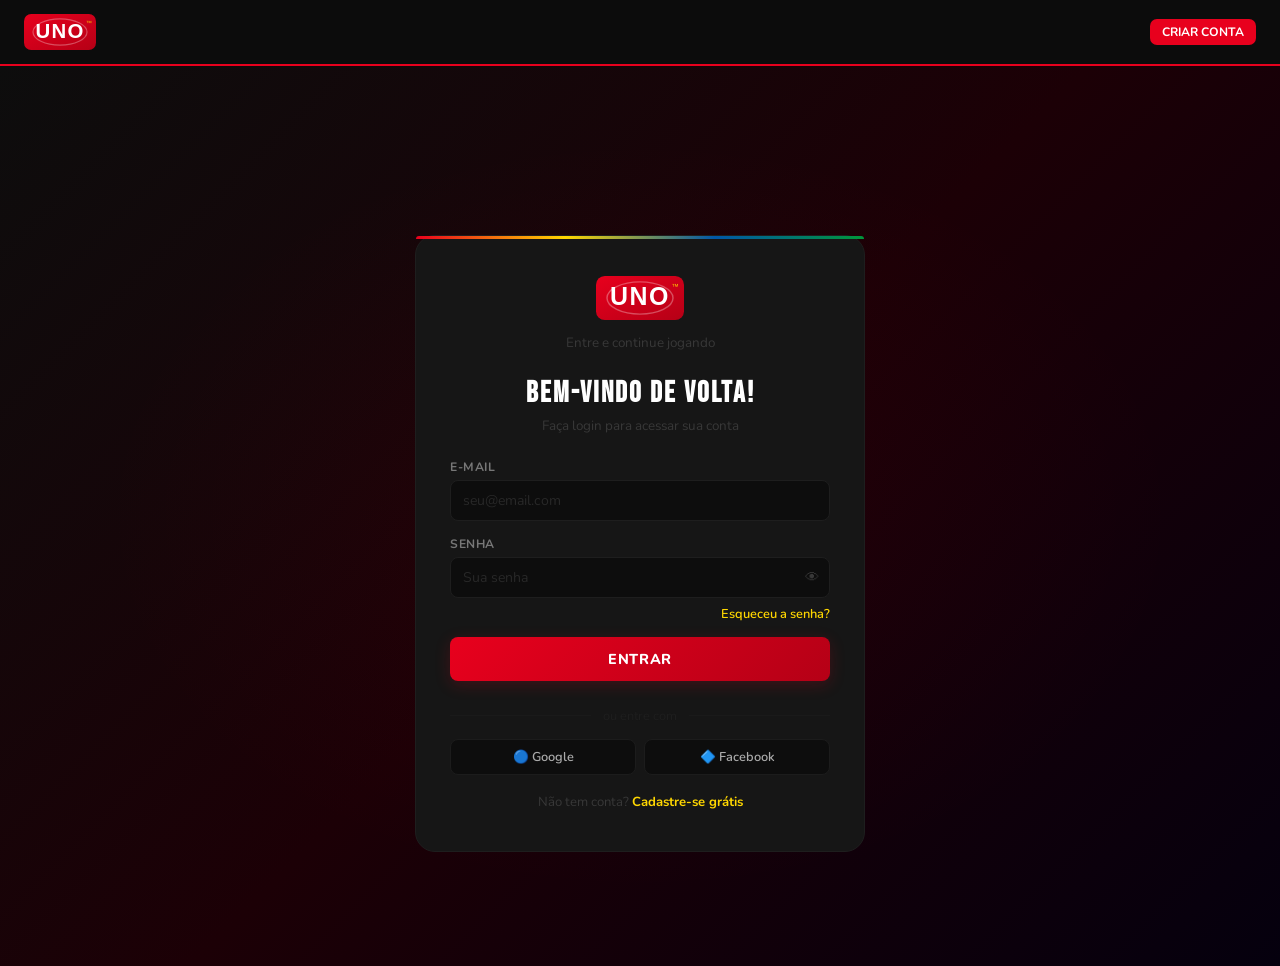
<file: pages/withdraw.html>
<!DOCTYPE html>
<html lang="pt-BR"><head><meta charset="UTF-8"><meta name="viewport" content="width=device-width,initial-scale=1.0"><title>Sacar via PIX – UNO!™</title><link rel="stylesheet" href="../css/style.css"><link href="https://fonts.googleapis.com/css2?family=Bebas+Neue&family=Nunito:wght@400;600;700;800;900&display=swap" rel="stylesheet"></head>
<body>
<nav class="navbar" id="navbar"><div class="nav-container"><a href="../index.html" class="nav-logo-wrap"><img src="../img/uno-logo.svg" alt="UNO" class="nav-logo-img"></a><button class="nav-toggle" onclick="toggleMenu()"><span></span><span></span><span></span></button><ul class="nav-links" id="navLinks"><li><a href="../index.html">HOME</a></li><li><a href="dashboard.html">MINHA CONTA</a></li><li><a href="support.html">SUPORTE</a></li></ul><div class="nav-right"><div class="nav-balance" id="navBalance"></div><div class="nav-auth-btns" id="navAuthBtns"></div></div></div></nav>
<div class="dash-layout">
<aside class="sidebar">
  <div class="s-user"><div class="s-avatar" id="sAvatar">U</div><div class="s-name" id="sName">-</div><div class="s-bal">Saldo: <span id="sBal">R$ 0,00</span></div></div>
  <ul class="s-nav">
    <li><a href="dashboard.html"><span class="ni">🏠</span> Visão Geral</a></li>
    <li><a href="deposit.html"><span class="ni">💰</span> Depositar PIX</a></li>
    <li><a href="withdraw.html" class="active"><span class="ni">💸</span> Sacar PIX</a></li>
    <li><a href="promo.html"><span class="ni">🎁</span> Indique e Ganhe</a></li>
    <li><a href="transactions.html"><span class="ni">📋</span> Transações</a></li>
    <li><a href="shop.html"><span class="ni">🛒</span> Loja UniCoins</a></li>
    <li><a href="profile.html"><span class="ni">👤</span> Perfil & Idioma</a></li>
    <li><a href="support.html"><span class="ni">🎧</span> Suporte</a></li>
    <li><a href="#" onclick="doLogout()"><span class="ni">🚪</span> Sair</a></li>
  </ul>
</aside>
<main class="main-area">
  <div class="dash-hdr"><h1>Sacar via PIX</h1><p>Retire seu saldo direto para sua chave PIX</p></div>

  <div style="max-width:600px">

    <!-- BALANCE CARD -->
    <div class="pref-card" style="background:linear-gradient(135deg,rgba(0,150,58,.10),rgba(0,87,168,.06));border:1px solid rgba(0,192,77,.22);text-align:center">
      <div style="font-size:.74rem;color:#888;letter-spacing:2px;font-weight:700">SALDO DISPONÍVEL PARA SAQUE</div>
      <div id="wdBalance" style="font-family:'Bebas Neue',sans-serif;font-size:3rem;color:var(--green-light);letter-spacing:2px;line-height:1.1;margin-top:6px">R$ 0,00</div>
    </div>

    <!-- WITHDRAW FORM -->
    <div id="wdForm">
      <div class="dep-card">
        <h3>💸 Valor do Saque</h3>
        <div class="form-group">
          <label class="form-label">VALOR (mín. R$ 20)</label>
          <div class="prefix-wrap"><span class="pfx">R$</span><input type="number" id="wdAmount" class="form-input pfx-input" placeholder="0,00" min="20" step="0.01"></div>
        </div>
        <div style="display:flex;gap:8px;flex-wrap:wrap;margin-bottom:6px">
          <button type="button" onclick="setWdAmount(20)" class="amt-quick">R$ 20</button>
          <button type="button" onclick="setWdAmount(50)" class="amt-quick">R$ 50</button>
          <button type="button" onclick="setWdAmount(100)" class="amt-quick">R$ 100</button>
          <button type="button" onclick="setWdAmount(300)" class="amt-quick">R$ 300</button>
          <button type="button" onclick="setWdAmountMax()" class="amt-quick" style="border-color:var(--yellow);color:var(--yellow)">SACAR TUDO</button>
        </div>
      </div>

      <div class="dep-card">
        <h3>🔑 Sua Chave PIX</h3>
        <div class="form-group">
          <label class="form-label">TIPO DE CHAVE</label>
          <select id="wdKeyType" class="pref-select" onchange="updateKeyPlaceholder()">
            <option value="cpf">CPF</option>
            <option value="cnpj">CNPJ</option>
            <option value="email">E-mail</option>
            <option value="phone">Telefone (+55 DDD número)</option>
            <option value="random">Chave Aleatória</option>
          </select>
        </div>
        <div class="form-group">
          <label class="form-label">CHAVE PIX PARA RECEBIMENTO</label>
          <input type="text" id="wdKey" class="form-input" placeholder="Ex: 000.000.000-00">
        </div>
        <div class="form-group">
          <label class="form-label">NOME DO TITULAR DA CHAVE</label>
          <input type="text" id="wdHolder" class="form-input" placeholder="Nome completo do titular">
        </div>
        <div id="wdErr" class="dep-err"></div>
        <button onclick="requestWithdraw()" class="btn-full btn-red" id="btnWd" style="background:linear-gradient(135deg,var(--green),#007a30);box-shadow:0 4px 18px rgba(0,150,58,.3)">💸 SOLICITAR SAQUE</button>
        <ul class="dep-info">
          <li><span>⚡</span> Processamento em até 24h úteis</li>
          <li><span>🔒</span> Saque seguro para sua chave PIX</li>
          <li><span>✅</span> Saldo é debitado no momento da solicitação</li>
          <li><span>📋</span> Acompanhe pelo histórico de Transações</li>
        </ul>
      </div>
    </div>

    <!-- SUCCESS -->
    <div id="wdSuccess" class="pix-result">
      <div class="dep-card" style="text-align:center">
        <div style="font-size:3rem;margin-bottom:8px">✅</div>
        <h3 style="justify-content:center;color:var(--green-light)">Saque Solicitado!</h3>
        <p style="color:#aaa;margin:10px 0 18px;font-size:.92rem">Sua solicitação foi recebida e está em processamento. O valor será creditado em sua chave PIX em até 24h úteis.</p>
        <div style="background:#0d0d0d;border:1px solid #1e1e1e;border-radius:10px;padding:14px;margin-bottom:16px;text-align:left">
          <p style="color:#666;font-size:.74rem;margin-bottom:4px">VALOR DO SAQUE</p>
          <p style="color:var(--yellow);font-family:'Bebas Neue',sans-serif;font-size:1.6rem;letter-spacing:2px" id="sucAmt">R$ 0,00</p>
          <p style="color:#666;font-size:.74rem;margin:10px 0 4px">CHAVE PIX DE DESTINO</p>
          <p style="color:#fff;font-size:.92rem;word-break:break-all" id="sucKey">-</p>
          <p style="color:#666;font-size:.74rem;margin:10px 0 4px">PROTOCOLO</p>
          <p style="color:#888;font-family:monospace;font-size:.82rem" id="sucProto">-</p>
        </div>
        <div style="display:flex;gap:10px;justify-content:center;flex-wrap:wrap">
          <a href="transactions.html" class="btn-hp" style="padding:10px 22px;font-size:.86rem">📋 Ver Transações</a>
          <a href="dashboard.html" class="btn-hs" style="padding:10px 22px;font-size:.86rem">🏠 Voltar</a>
        </div>
      </div>
    </div>

  </div>
</main>
</div>
<script src="../js/main.js"></script><script src="../js/auth.js"></script><script src="../js/pix.js"></script>
<script>
requireAuth();
function doLogout(){localStorage.removeItem('unoUser');window.location.href='../index.html'}

const PLACEHOLDERS={cpf:'000.000.000-00',cnpj:'00.000.000/0000-00',email:'voce@email.com',phone:'+55 11 99999-9999',random:'xxxxxxxx-xxxx-xxxx-xxxx-xxxxxxxxxxxx'};
function updateKeyPlaceholder(){
  const t=document.getElementById('wdKeyType').value;
  document.getElementById('wdKey').placeholder='Ex: '+(PLACEHOLDERS[t]||'');
}
function setWdAmount(v){document.getElementById('wdAmount').value=v}
function setWdAmountMax(){const u=getUser();if(u)document.getElementById('wdAmount').value=parseFloat(u.balance||0).toFixed(2)}
function showWdErr(m){const e=document.getElementById('wdErr');e.textContent=m;e.style.display='block'}
function hideWdErr(){const e=document.getElementById('wdErr');e.style.display='none'}

function validateKey(type,val){
  val=(val||'').trim();
  if(!val) return 'Informe sua chave PIX';
  if(type==='email') return /^[^\s@]+@[^\s@]+\.[^\s@]+$/.test(val)?'':'E-mail inválido';
  if(type==='cpf')   return val.replace(/\D/g,'').length===11?'':'CPF deve ter 11 dígitos';
  if(type==='cnpj')  return val.replace(/\D/g,'').length===14?'':'CNPJ deve ter 14 dígitos';
  if(type==='phone') return val.replace(/\D/g,'').length>=10?'':'Telefone inválido';
  if(type==='random')return val.length>=20?'':'Chave aleatória inválida';
  return '';
}

const PIX_TYPE_MAP={cpf:'CPF',cnpj:'CNPJ',email:'EMAIL',phone:'PHONE',random:'EVP'};

async function requestWithdraw(){
  hideWdErr();
  const user=getUser();if(!user)return;
  const amount=parseFloat(document.getElementById('wdAmount').value||0);
  const type=document.getElementById('wdKeyType').value;
  const key=document.getElementById('wdKey').value.trim();
  const holder=document.getElementById('wdHolder').value.trim();
  const balance=parseFloat(user.balance||0);

  if(!amount||amount<20){showWdErr('Valor mínimo de saque é R$ 20,00');return}
  if(amount>balance){showWdErr('Saldo insuficiente. Seu saldo é R$ '+balance.toFixed(2).replace('.',','));return}
  const kErr=validateKey(type,key);if(kErr){showWdErr(kErr);return}
  if(!holder||holder.length<3){showWdErr('Informe o nome do titular da chave');return}

  const btn=document.getElementById('btnWd');btn.disabled=true;btn.innerHTML='<span class="spinner"></span>Processando saque...';

  const externalId='wd_'+Date.now()+'_'+Math.random().toString(36).substr(2,6);
  // chave PIX normalizada (sem máscara para cpf/cnpj/phone)
  let pixKey=key;
  if(type==='cpf'||type==='cnpj'||type==='phone') pixKey=key.replace(/\D/g,'');
  if(type==='phone' && !pixKey.startsWith('55')) pixKey='+55'+pixKey;

  try{
    const data=await expfyCall('/withdrawal',{
      amount: parseFloat(amount.toFixed(2)),
      pix_key: pixKey,
      pix_key_type: PIX_TYPE_MAP[type]||'EVP',
      description: 'Saque UNO!™ - '+holder,
      external_id: externalId,
      callback_url: location.origin+'/webhook'
    });

    user.balance=(balance-amount).toFixed(2);
    saveUser(user);
    const root=data.data||data.transaction||data;
    const proto=root.transaction_id||root.withdrawal_id||externalId.toUpperCase();
    const txs=JSON.parse(localStorage.getItem('unoTransactions')||'[]');
    txs.unshift({id:proto,type:'withdraw',amount,status:'pending',date:new Date().toISOString(),method:'PIX',pix_key:pixKey,pix_type:type,holder,external_id:externalId});
    localStorage.setItem('unoTransactions',JSON.stringify(txs.slice(0,50)));

    document.getElementById('sucAmt').textContent='R$ '+amount.toFixed(2).replace('.',',');
    document.getElementById('sucKey').textContent=type.toUpperCase()+': '+key;
    document.getElementById('sucProto').textContent=proto;
    document.getElementById('wdForm').style.display='none';
    document.getElementById('wdSuccess').classList.add('show');
    document.getElementById('wdBalance').textContent='R$ '+parseFloat(user.balance).toFixed(2).replace('.',',');
    document.getElementById('sBal').textContent='R$ '+parseFloat(user.balance).toFixed(2).replace('.',',');
    const nb=document.getElementById('navBalance');
    if(nb)nb.textContent='💰 R$ '+parseFloat(user.balance).toFixed(2).replace('.',',');
    window.scrollTo({top:0,behavior:'smooth'});
  }catch(err){
    console.error('Withdraw error:',err);
    showWdErr('Erro ao processar saque: '+(err.message||'Tente novamente.'));
    btn.disabled=false;btn.innerHTML='💸 Solicitar Saque';
  }
}

window.addEventListener('DOMContentLoaded',()=>{
  const user=getUser();if(!user)return;
  document.getElementById('sAvatar').textContent=user.name.charAt(0).toUpperCase();
  document.getElementById('sName').textContent=user.name;
  const balStr='R$ '+parseFloat(user.balance||0).toFixed(2).replace('.',',');
  document.getElementById('sBal').textContent=balStr;
  document.getElementById('wdBalance').textContent=balStr;
  document.getElementById('wdHolder').value=user.name;
  const nb=document.getElementById('navBalance');
  if(nb){nb.textContent='💰 '+balStr;nb.classList.add('show')}
  updateKeyPlaceholder();
});
</script>
</body></html>
</file>
<file: css/style.css>
*,*::before,*::after{box-sizing:border-box;margin:0;padding:0}
html{scroll-behavior:smooth}
body{font-family:'Nunito',sans-serif;background:#0d0d0d;color:#f0f0f0;overflow-x:hidden}
:root{--red:#E8001D;--red-dark:#b50016;--blue:#0057A8;--blue-light:#1a7fd4;--yellow:#FFD700;--yellow-dark:#e6c200;--green:#00963A;--green-light:#00c04d;--dark:#111;--dark2:#181818;--dark3:#222;--radius:12px;--radius-lg:20px;--shadow:0 8px 32px rgba(0,0,0,.5)}
h1,h2,h3{font-family:'Bebas Neue',sans-serif;letter-spacing:2px}
::-webkit-scrollbar{width:5px}::-webkit-scrollbar-track{background:#0d0d0d}::-webkit-scrollbar-thumb{background:var(--red);border-radius:3px}
a{text-decoration:none;color:inherit}
/* COOKIE */
.cookie-banner{position:fixed;bottom:0;left:0;right:0;background:#1a1a1a;border-top:3px solid var(--red);padding:12px 24px;display:flex;align-items:center;justify-content:space-between;gap:14px;z-index:9999;animation:slideUp .4s ease}
@keyframes slideUp{from{transform:translateY(100%)}to{transform:translateY(0)}}
.cookie-banner p{font-size:.83rem;color:#999;max-width:700px}.cookie-banner a{color:var(--yellow)}
.cookie-btns{display:flex;gap:7px;flex-shrink:0}
.btn-accept{background:var(--red);color:#fff;border:none;padding:7px 16px;border-radius:6px;cursor:pointer;font-weight:700;font-family:'Nunito',sans-serif;font-size:.82rem}
.btn-reject{background:transparent;color:#777;border:1px solid #333;padding:7px 16px;border-radius:6px;cursor:pointer;font-family:'Nunito',sans-serif;font-size:.82rem}
/* MODAL */
.modal-overlay{position:fixed;inset:0;background:rgba(0,0,0,.88);display:flex;align-items:center;justify-content:center;z-index:10000;animation:fadeIn .2s ease}
@keyframes fadeIn{from{opacity:0}to{opacity:1}}
.modal-box{background:#181818;border:1px solid #282828;border-radius:var(--radius-lg);padding:38px;max-width:460px;width:92%;text-align:center;position:relative;animation:popIn .3s cubic-bezier(.175,.885,.32,1.275)}
@keyframes popIn{from{transform:scale(.8);opacity:0}to{transform:scale(1);opacity:1}}
.modal-box h3{font-family:'Bebas Neue',sans-serif;font-size:1.9rem;color:var(--yellow);margin-bottom:9px}
.modal-box p{color:#aaa;margin-bottom:18px;line-height:1.6;font-size:.92rem}
.modal-btns{display:flex;gap:11px;justify-content:center}
.btn-goback{background:transparent;border:1px solid #444;color:#999;padding:9px 20px;border-radius:8px;cursor:pointer;font-weight:700;font-family:'Nunito',sans-serif}
.btn-continue{background:var(--red);color:#fff;border:none;padding:9px 20px;border-radius:8px;cursor:pointer;font-weight:700;font-family:'Nunito',sans-serif}
.modal-close-x{position:absolute;top:11px;right:15px;background:none;border:none;color:#555;font-size:1.1rem;cursor:pointer}.modal-close-x:hover{color:#fff}
/* NAVBAR */
.navbar{position:sticky;top:0;left:0;right:0;background:rgba(13,13,13,.97);backdrop-filter:blur(12px);border-bottom:2px solid var(--red);z-index:1000}
.nav-container{max-width:1280px;margin:0 auto;padding:0 24px;display:flex;align-items:center;gap:12px;height:64px}
.nav-logo-wrap{display:flex;align-items:center;gap:8px}
.nav-logo-img{height:36px;width:auto}
.nav-logo-text{font-family:'Bebas Neue',sans-serif;font-size:1.8rem;color:var(--red);letter-spacing:3px;transition:color .2s}
.nav-logo-wrap:hover .nav-logo-text{color:var(--yellow)}
.logo-tm{font-size:.7rem;color:var(--yellow);vertical-align:super}
.nav-links{list-style:none;display:flex;align-items:center;gap:2px;margin:0;padding:0;flex:1}
.nav-links>li>a{color:#bbb;font-weight:700;font-size:.78rem;letter-spacing:.8px;padding:7px 10px;border-radius:6px;transition:all .2s;display:block;white-space:nowrap}
.nav-links>li>a:hover,.nav-links>li>a.active{color:var(--yellow);background:rgba(255,215,0,.07)}
.dropdown{position:relative}
.dropdown-menu{position:absolute;top:calc(100% + 6px);left:0;background:#181818;border:1px solid #242424;border-radius:12px;min-width:200px;padding:7px;display:none;box-shadow:var(--shadow);z-index:100}
.dropdown:hover .dropdown-menu{display:block;animation:fadeIn .15s ease}
.dropdown-menu li{list-style:none}
.dropdown-menu a{display:flex;align-items:center;gap:8px;padding:9px 12px;border-radius:7px;color:#aaa;font-size:.82rem;transition:all .2s}
.dropdown-menu a:hover{color:var(--yellow);background:rgba(255,215,0,.06)}
.nav-right{display:flex;align-items:center;gap:8px;margin-left:auto}
.nav-balance{background:rgba(255,215,0,.08);border:1px solid rgba(255,215,0,.2);border-radius:7px;padding:4px 10px;font-size:.78rem;color:var(--yellow);font-weight:700;display:none;align-items:center;gap:5px;white-space:nowrap}
.nav-balance.show{display:flex}
.nav-social{display:flex;gap:5px}
.soc-icon{width:28px;height:28px;display:flex;align-items:center;justify-content:center;border-radius:50%;border:1px solid #242424;color:#555;font-size:.74rem;transition:all .2s;cursor:pointer}
.soc-icon:hover{border-color:var(--yellow);color:var(--yellow)}
.nav-auth-btns{display:flex;gap:6px}
.btn-ln{background:transparent;border:1px solid #2a2a2a;color:#aaa;padding:5px 12px;border-radius:7px;font-weight:700;font-size:.76rem;font-family:'Nunito',sans-serif;transition:all .2s;cursor:pointer;white-space:nowrap}
.btn-ln:hover{border-color:var(--yellow);color:var(--yellow)}
.btn-rn{background:var(--red);border:none;color:#fff;padding:5px 12px;border-radius:7px;font-weight:700;font-size:.76rem;font-family:'Nunito',sans-serif;transition:background .2s;cursor:pointer;white-space:nowrap}
.btn-rn:hover{background:var(--red-dark)}
.nav-toggle{display:none;flex-direction:column;gap:5px;background:none;border:none;cursor:pointer;padding:4px;margin-left:auto}
.nav-toggle span{width:22px;height:2px;background:#bbb;border-radius:2px;transition:all .3s}
/* HERO */
.hero{min-height:88vh;background:linear-gradient(135deg,#0d0d0d 0%,#1c0006 45%,#050012 100%);display:flex;align-items:center;padding:76px 24px 56px;position:relative;overflow:hidden}
.hero::before{content:'';position:absolute;inset:0;background:radial-gradient(ellipse at 65% 50%,rgba(232,0,29,.1),transparent 65%);pointer-events:none}
.card-float{position:absolute;width:70px;height:98px;border-radius:11px;display:flex;align-items:center;justify-content:center;font-family:'Bebas Neue',sans-serif;font-size:1.4rem;color:#fff;opacity:.06;animation:floatCard 9s ease-in-out infinite}
.cf-r{background:var(--red);top:12%;left:7%}.cf-b{background:var(--blue);top:62%;left:4%;animation-delay:2s}.cf-y{background:var(--yellow);color:#333;top:18%;right:4%;animation-delay:1s}.cf-g{background:var(--green);top:68%;right:7%;animation-delay:3s}
@keyframes floatCard{0%,100%{transform:translateY(0) rotate(-6deg)}50%{transform:translateY(-22px) rotate(6deg)}}
.hero-content{max-width:550px;position:relative;z-index:2;flex:1}
.hero-badge{display:inline-block;background:rgba(255,215,0,.1);border:1px solid rgba(255,215,0,.22);color:var(--yellow);padding:5px 13px;border-radius:50px;font-size:.74rem;font-weight:700;letter-spacing:2px;margin-bottom:14px}
.hero-logo-img{height:70px;width:auto;margin-bottom:14px;display:block;filter:drop-shadow(0 4px 16px rgba(232,0,29,.4))}
.hero-title{font-size:clamp(4rem,10vw,7.5rem);line-height:.88;background:linear-gradient(135deg,#fff 0%,var(--yellow) 50%,var(--red) 100%);-webkit-background-clip:text;-webkit-text-fill-color:transparent;background-clip:text;margin-bottom:14px}
.hero-sub{font-size:1rem;color:#888;line-height:1.7;margin-bottom:24px}
.hero-actions{display:flex;gap:11px;flex-wrap:wrap;margin-bottom:30px}
.btn-hp{background:linear-gradient(135deg,var(--red),var(--red-dark));color:#fff;border:none;padding:12px 26px;border-radius:10px;font-weight:800;font-size:.9rem;letter-spacing:.8px;cursor:pointer;transition:all .3s;box-shadow:0 4px 18px rgba(232,0,29,.3);font-family:'Nunito',sans-serif;display:inline-block}
.btn-hp:hover{transform:translateY(-3px);box-shadow:0 8px 26px rgba(232,0,29,.4)}
.btn-hs{background:transparent;color:var(--yellow);border:2px solid var(--yellow);padding:10px 22px;border-radius:10px;font-weight:800;font-size:.9rem;transition:all .3s;display:inline-block}
.btn-hs:hover{background:var(--yellow);color:#111;transform:translateY(-3px)}
.hero-stats{display:flex;align-items:center;gap:14px}
.hstat{display:flex;flex-direction:column}
.hstat-n{font-family:'Bebas Neue',sans-serif;font-size:1.6rem;color:var(--yellow);letter-spacing:2px}
.hstat-l{font-size:.68rem;color:#555;letter-spacing:1px;text-transform:uppercase}
.hstat-div{width:1px;height:32px;background:#1e1e1e}
.hero-img{flex:1;display:flex;justify-content:center;align-items:center;z-index:2}
.phone-wrap{width:220px;height:440px;background:linear-gradient(145deg,#1a1a1a,#242424);border-radius:36px;border:3px solid #282828;padding:16px 12px;box-shadow:0 28px 70px rgba(0,0,0,.65);animation:floatPhone 4.5s ease-in-out infinite}
@keyframes floatPhone{0%,100%{transform:translateY(0) rotate(-2deg)}50%{transform:translateY(-14px) rotate(2deg)}}
.phone-scr{background:linear-gradient(135deg,#050520,#1a0020);border-radius:24px;height:100%;display:flex;align-items:center;justify-content:center;overflow:hidden}
.gp-inner{display:flex;flex-direction:column;align-items:center;gap:16px}
.gp-cards{display:flex}
.gp-card{width:38px;height:55px;border-radius:6px;display:flex;align-items:center;justify-content:center;font-family:'Bebas Neue',sans-serif;font-size:.9rem;color:#fff;font-weight:900;margin-left:-6px;box-shadow:2px 2px 7px rgba(0,0,0,.5);transition:transform .2s;cursor:default}
.gp-card:first-child{margin-left:0}.gp-card:hover{transform:translateY(-7px);z-index:5}
.gc-r{background:var(--red)}.gc-b{background:var(--blue)}.gc-y{background:var(--yellow);color:#333}.gc-g{background:var(--green)}.gc-w{background:linear-gradient(135deg,#E8001D,#0057A8,#FFD700,#00963A)}
.gp-uno{background:var(--yellow);color:#111;font-family:'Bebas Neue',sans-serif;font-size:1.4rem;letter-spacing:3px;padding:6px 20px;border-radius:50px;box-shadow:0 4px 14px rgba(255,215,0,.3);animation:pb 2s ease-in-out infinite}
@keyframes pb{0%,100%{transform:scale(1)}50%{transform:scale(1.06)}}
/* TICKER */
.news-ticker{background:var(--red);padding:8px 0;display:flex;align-items:center;overflow:hidden}
.ticker-lbl{background:var(--red-dark);color:#fff;padding:0 16px;font-weight:800;font-size:.74rem;letter-spacing:2px;white-space:nowrap;flex-shrink:0;align-self:stretch;display:flex;align-items:center}
.ticker-track{display:flex;gap:52px;animation:tickerRun 35s linear infinite;white-space:nowrap}
.ticker-track span{font-size:.8rem;font-weight:600;color:rgba(255,255,255,.9)}
@keyframes tickerRun{0%{transform:translateX(0)}100%{transform:translateX(-50%)}}
/* SECTIONS */
.sec-wrap{max-width:1280px;margin:0 auto;padding:0 24px}
.sec-hdr{text-align:center;margin-bottom:40px}
.sec-hdr h2{font-size:clamp(2rem,4vw,3rem);color:#fff}
.sec-hdr p{color:#555;font-size:.95rem;margin-top:6px}
.sec-hdr.yel h2{color:var(--yellow)}
/* GAMES */
.games-section{padding:72px 0}
.game-tabs{display:flex;gap:7px;justify-content:center;margin-bottom:32px;flex-wrap:wrap}
.gtab{background:transparent;border:1px solid #222;color:#666;padding:6px 16px;border-radius:50px;cursor:pointer;font-weight:700;font-family:'Nunito',sans-serif;font-size:.78rem;letter-spacing:.5px;transition:all .2s}
.gtab.active,.gtab:hover{background:var(--red);border-color:var(--red);color:#fff}
.games-grid{display:grid;grid-template-columns:repeat(auto-fill,minmax(270px,1fr));gap:18px}
.game-card-item{background:#161616;border:1px solid #1c1c1c;border-radius:var(--radius-lg);overflow:hidden;transition:all .3s;cursor:pointer;position:relative}
.game-card-item:hover{transform:translateY(-5px);border-color:#2a2a2a;box-shadow:0 12px 40px rgba(0,0,0,.5)}
.game-card-item.featured{border-color:rgba(255,215,0,.12)}
.featured-badge{position:absolute;top:11px;left:11px;background:var(--yellow);color:#111;font-size:.64rem;font-weight:800;letter-spacing:1px;padding:3px 8px;border-radius:50px;z-index:2}
.game-thumb{width:100%;aspect-ratio:16/9;display:block;object-fit:cover}
.game-thumb-ph{width:100%;aspect-ratio:16/9;display:flex;align-items:flex-end;justify-content:flex-start;padding:10px 12px;background:#1a1a1a;position:relative;overflow:hidden}
.game-info{padding:14px}
.game-info-top{display:flex;align-items:flex-start;justify-content:space-between;margin-bottom:6px}
.game-name{font-family:'Bebas Neue',sans-serif;font-size:1.15rem;color:#fff;letter-spacing:1px}
.gbadge{font-size:.65rem;font-weight:800;padding:2px 7px;border-radius:50px;letter-spacing:.4px}
.gb-hot{background:rgba(232,0,29,.12);color:#ff4466}.gb-new{background:rgba(0,150,58,.12);color:#00cc55}.gb-vip{background:rgba(255,215,0,.12);color:var(--yellow)}
.game-desc{color:#444;font-size:.82rem;line-height:1.6;margin-bottom:12px}
.game-footer{display:flex;align-items:center;justify-content:space-between;padding-top:10px;border-top:1px solid #1a1a1a}
.game-min-dep{font-size:.74rem;color:#383838}
.game-min-dep span{color:var(--yellow);font-weight:700}
.btn-play{background:var(--red);color:#fff;border:none;padding:6px 14px;border-radius:7px;cursor:pointer;font-weight:700;font-size:.78rem;font-family:'Nunito',sans-serif;transition:all .2s}
.btn-play:hover{background:var(--red-dark)}
/* FEATURES */
.features-section{padding:72px 0;background:#0a0a0a}
.features-grid{display:grid;grid-template-columns:repeat(auto-fit,minmax(250px,1fr));gap:18px}
.feat-card{background:#161616;border:1px solid #1a1a1a;border-radius:var(--radius-lg);padding:26px;transition:all .3s;position:relative;overflow:hidden}
.feat-card::before{content:'';position:absolute;top:0;left:0;right:0;height:3px;background:linear-gradient(90deg,var(--red),var(--yellow));transform:scaleX(0);transform-origin:left;transition:transform .3s}
.feat-card:hover::before{transform:scaleX(1)}
.feat-card:hover{transform:translateY(-5px);box-shadow:var(--shadow);border-color:#242424}
.feat-icon{width:48px;height:48px;border-radius:12px;display:flex;align-items:center;justify-content:center;font-size:1.4rem;margin-bottom:14px}
.ic-r{background:rgba(232,0,29,.1)}.ic-b{background:rgba(0,87,168,.1)}.ic-y{background:rgba(255,215,0,.1)}.ic-g{background:rgba(0,150,58,.1)}
.feat-card h3{font-size:1.1rem;margin-bottom:7px;color:#fff}
.feat-card p{color:#444;font-size:.86rem;line-height:1.7}
/* SHOP */
.shop-section{padding:72px 0}
.coins-grid{display:grid;grid-template-columns:repeat(auto-fill,minmax(185px,1fr));gap:15px}
.coin-pkg{background:#161616;border:1px solid #1c1c1c;border-radius:var(--radius-lg);padding:20px;text-align:center;transition:all .3s;position:relative;cursor:pointer}
.coin-pkg:hover{transform:translateY(-4px);border-color:rgba(255,215,0,.22);box-shadow:0 7px 26px rgba(255,215,0,.05)}
.coin-pkg.best-val{border-color:rgba(255,215,0,.22);background:linear-gradient(135deg,#141200,#161616)}
.pkg-badge{position:absolute;top:-9px;left:50%;transform:translateX(-50%);background:var(--yellow);color:#111;font-size:.63rem;font-weight:800;padding:2px 10px;border-radius:50px;letter-spacing:.7px;white-space:nowrap}
.pkg-icon{width:52px;height:52px;margin:0 auto 8px;display:block}
.pkg-coins{font-family:'Bebas Neue',sans-serif;font-size:1.85rem;color:var(--yellow);letter-spacing:2px}
.pkg-coin-label{color:#383838;font-size:.72rem;margin-bottom:10px}
.pkg-bonus{background:rgba(0,150,58,.08);border:1px solid rgba(0,150,58,.16);color:var(--green-light);font-size:.7rem;font-weight:700;padding:2px 8px;border-radius:50px;display:inline-block;margin-bottom:10px}
.pkg-price{font-family:'Bebas Neue',sans-serif;font-size:1.4rem;color:#fff;letter-spacing:1px;margin-bottom:2px}
.pkg-price-brl{color:#383838;font-size:.7rem;margin-bottom:10px}
.btn-buy{background:var(--red);color:#fff;border:none;padding:8px 16px;border-radius:8px;cursor:pointer;font-weight:700;font-size:.8rem;font-family:'Nunito',sans-serif;width:100%;transition:all .2s}
.btn-buy:hover{background:var(--red-dark)}
.coin-pkg.best-val .btn-buy{background:var(--yellow);color:#111}
.coin-pkg.best-val .btn-buy:hover{background:var(--yellow-dark)}
/* GALLERY */
.gallery-section{padding:72px 0;background:#0a0a0a}
.gal-tabs{display:flex;gap:7px;justify-content:center;margin-bottom:28px}
.gtab2{background:transparent;border:2px solid #1e1e1e;color:#666;padding:8px 22px;border-radius:50px;cursor:pointer;font-weight:700;font-family:'Nunito',sans-serif;font-size:.84rem;transition:all .2s}
.gtab2.active,.gtab2:hover{background:var(--red);border-color:var(--red);color:#fff}
.gal-content{max-width:1280px;margin:0 auto;padding:0 24px}
.gal-content.hidden{display:none}
.shots-grid{display:grid;grid-template-columns:2fr 1fr 1fr;grid-template-rows:1fr 1fr;gap:12px;height:360px}
.shot-big{grid-row:1/3}
.shot-ph{border-radius:var(--radius-lg);height:100%;display:flex;align-items:center;justify-content:center;color:rgba(255,255,255,.35);font-weight:700;font-size:.86rem}
.sg-r{background:linear-gradient(135deg,rgba(232,0,29,.4),rgba(100,0,0,.22));border:1px solid rgba(232,0,29,.15)}
.sg-b{background:linear-gradient(135deg,rgba(0,87,168,.4),rgba(0,25,70,.22));border:1px solid rgba(0,87,168,.15)}
.sg-y{background:linear-gradient(135deg,rgba(255,215,0,.26),rgba(130,105,0,.15));border:1px solid rgba(255,215,0,.12)}
.sg-g{background:linear-gradient(135deg,rgba(0,150,58,.34),rgba(0,65,18,.2));border:1px solid rgba(0,150,58,.12)}
.vids-grid{display:grid;grid-template-columns:repeat(auto-fit,minmax(220px,1fr));gap:12px}
.vid-card{cursor:pointer}
.vid-thumb{border-radius:var(--radius-lg);aspect-ratio:16/9;display:flex;flex-direction:column;align-items:center;justify-content:center;gap:8px;overflow:hidden;transition:transform .3s}
.vid-card:hover .vid-thumb{transform:scale(1.03)}
.vid-play-btn{font-size:2rem;opacity:.9}
.vid-thumb p{font-weight:700;font-size:.86rem;color:rgba(255,255,255,.85);text-align:center;padding:0 12px}
/* NEWS */
.news-section{padding:72px 0}
.news-top{display:flex;align-items:center;justify-content:space-between;margin-bottom:18px}
.see-all{color:var(--yellow);font-weight:700;font-size:.84rem}
.see-all:hover{opacity:.7}
.news-tabs{display:flex;gap:5px;margin-bottom:18px;flex-wrap:wrap}
.ntab{background:transparent;border:1px solid #1e1e1e;color:#555;padding:5px 12px;border-radius:50px;cursor:pointer;font-size:.74rem;font-weight:700;letter-spacing:.6px;font-family:'Nunito',sans-serif;transition:all .2s}
.ntab.active,.ntab:hover{background:var(--red);border-color:var(--red);color:#fff}
.news-list{display:flex;flex-direction:column;gap:1px}
.news-item{display:flex;align-items:center;gap:12px;padding:12px 14px;border-radius:8px;transition:background .2s;border-bottom:1px solid #121212}
.news-item:hover{background:#161616}
.news-item.hidden{display:none}
.ntag{flex-shrink:0;padding:2px 8px;border-radius:50px;font-size:.64rem;font-weight:800;letter-spacing:.6px}
.t-notice{background:rgba(255,215,0,.08);color:var(--yellow)}.t-news{background:rgba(0,87,168,.12);color:#4da6ff}.t-esports{background:rgba(232,0,29,.08);color:#ff4466}.t-guide{background:rgba(0,150,58,.08);color:#00cc55}
.n-title{flex:1;font-size:.88rem;color:#aaa;transition:color .2s}
.news-item:hover .n-title{color:var(--yellow)}
.n-date{color:#333;font-size:.74rem;flex-shrink:0}
/* CTA */
.cta-section{background:linear-gradient(135deg,#1a0005,#050010);padding:72px 24px;display:flex;align-items:center;justify-content:center;gap:52px;position:relative;overflow:hidden}
.cta-content{text-align:center;z-index:2}
.cta-content h2{font-size:2.8rem;color:#fff;margin-bottom:8px}
.cta-content p{color:#666;font-size:.95rem;margin-bottom:24px}
.cta-stores{display:flex;gap:12px;justify-content:center;flex-wrap:wrap}
.store-badge{display:flex;align-items:center;gap:10px;background:rgba(255,255,255,.05);border:1px solid rgba(255,255,255,.09);padding:10px 18px;border-radius:10px;color:#fff;transition:all .3s}
.store-badge:hover{background:rgba(255,255,255,.1);transform:translateY(-3px)}
.sb-icon{font-size:1.6rem}.sb-text{display:flex;flex-direction:column;line-height:1.15}.sb-text small{font-size:.65rem;opacity:.5}.sb-text strong{font-size:.9rem}
.cta-deco-cards{display:flex;gap:6px;z-index:2}
.dc{width:48px;height:70px;border-radius:8px;display:flex;align-items:center;justify-content:center;font-family:'Bebas Neue',sans-serif;font-size:1.2rem;color:#fff;box-shadow:0 4px 12px rgba(0,0,0,.35);animation:floatCard 7s ease-in-out infinite}
.dc1{background:var(--red);animation-delay:0s}.dc2{background:var(--blue);animation-delay:.6s}.dc3{background:var(--yellow);color:#333;animation-delay:1.2s}.dc4{background:var(--green);animation-delay:1.8s}.dc5{background:var(--red);animation-delay:2.4s}.dc6{background:var(--blue);animation-delay:3s}
/* FOOTER */
.footer{background:#080808;border-top:1px solid #141414;padding:50px 24px 0}
.footer-grid{max-width:1280px;margin:0 auto;display:grid;grid-template-columns:2fr 1fr 1fr 1fr;gap:38px;padding-bottom:38px}
.footer-logo-wrap{display:flex;align-items:center;gap:8px;margin-bottom:10px}
.footer-logo-img{height:30px;width:auto}
.footer-logo-text{font-family:'Bebas Neue',sans-serif;font-size:1.9rem;color:var(--red)}
.footer-brand p{color:#383838;font-size:.84rem;line-height:1.7;margin-bottom:14px}
.footer-social{display:flex;gap:6px}
.footer-links h4{font-family:'Bebas Neue',sans-serif;font-size:.92rem;color:var(--yellow);letter-spacing:2px;margin-bottom:12px}
.footer-links ul{list-style:none;display:flex;flex-direction:column;gap:8px}
.footer-links a{color:#383838;font-size:.84rem;transition:color .2s}
.footer-links a:hover{color:var(--yellow)}
.footer-bottom{border-top:1px solid #121212;padding:16px 0;display:flex;justify-content:space-between;align-items:center;max-width:1280px;margin:0 auto;color:#282828;font-size:.74rem}
/* PAGE HERO */
.page-hero{padding:105px 24px 50px;background:linear-gradient(135deg,#0d0d0d,#1c0006 65%,#050012);text-align:center;border-bottom:2px solid var(--red)}
.page-hero h1{font-size:clamp(2.5rem,5.5vw,4rem);color:#fff}
.breadcrumb{color:#383838;font-size:.84rem;margin-top:5px}
.breadcrumb a{color:var(--yellow)}
.page-content{max-width:1280px;margin:0 auto;padding:52px 24px}
/* AUTH */
.auth-page{min-height:100vh;background:linear-gradient(135deg,#0d0d0d,#1c0006 50%,#05000e);display:flex;align-items:center;justify-content:center;padding:92px 24px 38px;position:relative}
.auth-page::before{content:'';position:absolute;inset:0;background:radial-gradient(ellipse at center,rgba(232,0,29,.05),transparent 60%)}
.auth-card{background:#161616;border:1px solid #1e1e1e;border-radius:20px;padding:40px 34px;width:100%;max-width:450px;position:relative;z-index:2;animation:popIn .4s cubic-bezier(.175,.885,.32,1.275)}
.auth-card::before{content:'';position:absolute;top:0;left:0;right:0;height:3px;background:linear-gradient(90deg,var(--red),var(--yellow),var(--blue),var(--green));border-radius:20px 20px 0 0}
.auth-logo{text-align:center;margin-bottom:24px}
.auth-logo-img{height:44px;width:auto;margin-bottom:4px}
.auth-logo p{color:#383838;font-size:.84rem;margin-top:3px}
.auth-title{font-family:'Bebas Neue',sans-serif;font-size:1.8rem;color:#fff;text-align:center;margin-bottom:5px;letter-spacing:2px}
.auth-sub{color:#383838;text-align:center;font-size:.84rem;margin-bottom:24px}
.form-group{margin-bottom:15px}
.form-label{display:block;font-size:.76rem;font-weight:700;color:#777;margin-bottom:5px;letter-spacing:.5px}
.form-input{width:100%;background:#0d0d0d;border:1px solid #1e1e1e;border-radius:8px;padding:10px 12px;color:#fff;font-family:'Nunito',sans-serif;font-size:.88rem;transition:all .2s;outline:none}
.form-input:focus{border-color:var(--red);box-shadow:0 0 0 3px rgba(232,0,29,.06)}
.form-input::placeholder{color:#282828}
.form-input:disabled{opacity:.35;cursor:not-allowed}
.input-group{position:relative}.input-group .form-input{padding-right:40px}
.input-toggle{position:absolute;right:11px;top:50%;transform:translateY(-50%);background:none;border:none;color:#383838;cursor:pointer;font-size:.9rem;transition:color .2s}
.input-toggle:hover{color:var(--yellow)}
.form-check{display:flex;align-items:flex-start;gap:8px;margin-bottom:14px}
.form-check input[type=checkbox]{width:15px;height:15px;accent-color:var(--red);flex-shrink:0;margin-top:2px;cursor:pointer}
.form-check label{color:#444;font-size:.8rem;line-height:1.5;cursor:pointer}
.form-check label a{color:var(--yellow)}
.form-error{color:#ff4444;font-size:.74rem;margin-top:4px;display:none}
.form-error.show{display:block}
.btn-full{width:100%;padding:12px;border-radius:8px;font-weight:800;font-size:.9rem;letter-spacing:.6px;cursor:pointer;transition:all .3s;font-family:'Nunito',sans-serif;margin-bottom:12px;border:none}
.btn-red{background:linear-gradient(135deg,var(--red),var(--red-dark));color:#fff;box-shadow:0 4px 16px rgba(232,0,29,.2)}
.btn-red:hover{transform:translateY(-2px);box-shadow:0 7px 24px rgba(232,0,29,.3)}
.btn-red:disabled{opacity:.5;cursor:not-allowed;transform:none}
.auth-divider{display:flex;align-items:center;gap:12px;margin:14px 0;color:#1e1e1e;font-size:.8rem}
.auth-divider::before,.auth-divider::after{content:'';flex:1;height:1px;background:#1a1a1a}
.social-btns{display:flex;gap:8px;margin-bottom:18px}
.btn-social{flex:1;display:flex;align-items:center;justify-content:center;gap:6px;background:#0d0d0d;border:1px solid #1c1c1c;color:#aaa;padding:8px;border-radius:8px;cursor:pointer;font-family:'Nunito',sans-serif;font-size:.8rem;font-weight:600;transition:all .2s}
.btn-social:hover{border-color:#282828;color:#fff}
.auth-footer-link{text-align:center;color:#383838;font-size:.82rem}
.auth-footer-link a{color:var(--yellow);font-weight:700}
.forgot-link{display:block;text-align:right;margin-top:-8px;margin-bottom:14px;color:var(--yellow);font-size:.8rem;font-weight:600}
.strength-bar{height:3px;background:#181818;border-radius:2px;margin-top:5px;overflow:hidden}
.strength-fill{height:100%;border-radius:2px;transition:all .3s;width:0}
.strength-text{font-size:.68rem;color:#383838;margin-top:2px}
.form-row{display:grid;grid-template-columns:1fr 1fr;gap:12px}
.spinner{display:inline-block;width:15px;height:15px;border:2px solid #282828;border-top-color:var(--red);border-radius:50%;animation:spin .8s linear infinite;vertical-align:middle;margin-right:5px}
@keyframes spin{to{transform:rotate(360deg)}}
/* DASHBOARD */
.dash-layout{display:flex;min-height:100vh;padding-top:64px}
.sidebar{width:238px;background:#0f0f0f;border-right:1px solid #141414;padding:24px 0;flex-shrink:0;position:fixed;top:64px;bottom:0;left:0;overflow-y:auto;z-index:100}
.s-user{padding:0 18px 18px;border-bottom:1px solid #141414;margin-bottom:10px}
.s-avatar{width:48px;height:48px;border-radius:50%;background:linear-gradient(135deg,var(--red),var(--blue));display:flex;align-items:center;justify-content:center;font-family:'Bebas Neue',sans-serif;font-size:1.3rem;color:#fff;margin-bottom:8px}
.s-name{font-weight:800;color:#fff;font-size:.9rem}
.s-bal{color:#444;font-size:.78rem;margin-top:2px}
.s-bal span{color:var(--yellow);font-weight:700}
.s-nav{list-style:none}
.s-nav li a{display:flex;align-items:center;gap:9px;padding:10px 18px;color:#444;font-weight:600;font-size:.84rem;transition:all .2s;border-left:3px solid transparent}
.s-nav li a:hover,.s-nav li a.active{color:var(--yellow);background:rgba(255,215,0,.04);border-left-color:var(--yellow)}
.s-nav .ni{font-size:.9rem;width:16px;text-align:center}
.main-area{flex:1;margin-left:238px;padding:32px}
.dash-hdr{margin-bottom:30px}
.dash-hdr h1{font-size:2.1rem;color:#fff}
.dash-hdr p{color:#444;margin-top:2px}
.stats-row{display:grid;grid-template-columns:repeat(auto-fit,minmax(190px,1fr));gap:14px;margin-bottom:30px}
.stat-card{background:#161616;border:1px solid #1a1a1a;border-radius:var(--radius-lg);padding:18px}
.sc-label{color:#383838;font-size:.7rem;font-weight:700;letter-spacing:1px;text-transform:uppercase;margin-bottom:5px}
.sc-value{font-family:'Bebas Neue',sans-serif;font-size:1.85rem;letter-spacing:2px}
.sc-r .sc-value{color:var(--red)}.sc-y .sc-value{color:var(--yellow)}.sc-g .sc-value{color:var(--green-light)}.sc-b .sc-value{color:var(--blue-light)}
.sc-sub{color:#2a2a2a;font-size:.74rem;margin-top:2px}
/* DEPOSIT */
.deposit-wrap{max-width:590px}
.dep-card{background:#161616;border:1px solid #1a1a1a;border-radius:var(--radius-lg);padding:28px;margin-bottom:18px}
.dep-card h3{font-size:1.3rem;color:#fff;margin-bottom:18px;display:flex;align-items:center;gap:8px}
.amount-grid{display:grid;grid-template-columns:repeat(3,1fr);gap:9px;margin-bottom:14px}
.amt-btn{background:#0d0d0d;border:2px solid #1a1a1a;border-radius:10px;padding:12px 6px;cursor:pointer;text-align:center;transition:all .2s;font-family:'Nunito',sans-serif}
.amt-btn:hover{border-color:var(--red);background:rgba(232,0,29,.03)}
.amt-btn.sel{border-color:var(--yellow);background:rgba(255,215,0,.04)}
.av{font-family:'Bebas Neue',sans-serif;font-size:1.45rem;color:var(--yellow);letter-spacing:1px;display:block}
.al{color:#2a2a2a;font-size:.68rem;display:block;margin-top:1px}
.prefix-wrap{position:relative}.pfx{position:absolute;left:11px;top:50%;transform:translateY(-50%);color:#555;font-weight:700}
.pfx-input{padding-left:34px!important}
.dep-info{list-style:none;display:flex;flex-direction:column;gap:9px;margin-top:14px}
.dep-info li{display:flex;align-items:flex-start;gap:8px;color:#444;font-size:.84rem;line-height:1.5}
.dep-err{display:none;padding:8px 12px;border-radius:7px;font-size:.84rem;background:rgba(232,0,29,.06);border:1px solid rgba(232,0,29,.15);color:#ff4444;margin-bottom:12px}
/* PIX RESULT */
.pix-result{display:none}
.pix-result.show{display:block}
.qr-box{width:184px;height:184px;margin:0 auto 14px;background:#fff;border-radius:10px;display:flex;align-items:center;justify-content:center;overflow:hidden;padding:6px}
.qr-box img{width:100%;height:100%;object-fit:contain;border-radius:5px}
.pix-code-row{background:#0d0d0d;border:1px solid #1a1a1a;border-radius:8px;padding:12px;display:flex;align-items:center;gap:9px;margin:12px 0}
.pix-code-txt{flex:1;font-size:.68rem;color:#555;word-break:break-all;text-align:left;font-family:monospace}
.btn-copy{background:var(--yellow);color:#111;border:none;padding:6px 12px;border-radius:6px;cursor:pointer;font-weight:700;font-size:.74rem;white-space:nowrap;font-family:'Nunito',sans-serif;transition:all .2s}
.btn-copy:hover{background:var(--yellow-dark)}
.pix-timer{margin:12px 0;color:#555;font-size:.84rem;text-align:center}
.pix-timer span{color:var(--red);font-weight:700;font-family:'Bebas Neue',sans-serif;font-size:1.1rem}
.pix-status-msg{padding:8px 14px;border-radius:8px;font-weight:700;font-size:.84rem;margin-top:12px;text-align:center}
.ps-pending{background:rgba(255,215,0,.06);border:1px solid rgba(255,215,0,.13);color:var(--yellow)}
.ps-ok{background:rgba(0,150,58,.06);border:1px solid rgba(0,150,58,.13);color:var(--green-light)}
.ps-err{background:rgba(232,0,29,.06);border:1px solid rgba(232,0,29,.13);color:#ff4444}
.pix-notice-box{background:#161616;border:1px solid #1e1e1e;border-radius:var(--radius-lg);padding:20px;margin-top:18px}
.pix-notice-box h4{color:var(--yellow);font-size:1rem;margin-bottom:10px}
.pix-notice-box p{color:#444;font-size:.82rem;line-height:1.6;margin-bottom:8px}
.pix-notice-box code{background:#0d0d0d;border:1px solid #222;padding:2px 6px;border-radius:4px;font-size:.76rem;color:#aaa}
/* TX TABLE */
.tx-table{width:100%;border-collapse:collapse}
.tx-table th{text-align:left;padding:10px 12px;color:#383838;font-size:.7rem;font-weight:700;letter-spacing:.6px;border-bottom:1px solid #141414}
.tx-table td{padding:11px 12px;border-bottom:1px solid #0d0d0d;color:#888;font-size:.84rem}
.tx-table tr:hover td{background:rgba(255,255,255,.013)}
.txb{padding:2px 8px;border-radius:50px;font-size:.68rem;font-weight:700}
.tx-p{background:rgba(255,215,0,.06);color:var(--yellow)}.tx-c{background:rgba(0,150,58,.06);color:var(--green-light)}.tx-f{background:rgba(232,0,29,.06);color:#ff4444}
/* SUPPORT */
.sup-cats{display:grid;grid-template-columns:repeat(auto-fit,minmax(260px,1fr));gap:18px;margin-bottom:38px}
.sup-cat{background:#161616;border:1px solid #1a1a1a;border-radius:var(--radius-lg);padding:22px;transition:all .3s}
.sup-cat:hover{border-color:var(--red);transform:translateY(-3px)}
.sup-cat h3{font-size:1.1rem;color:var(--yellow);margin-bottom:12px;display:flex;align-items:center;gap:7px}
.faq-item{border-bottom:1px solid #141414}
.faq-q{padding:11px 12px;color:#888;font-size:.84rem;cursor:pointer;display:flex;justify-content:space-between;align-items:center;transition:color .2s}
.faq-q:hover{color:var(--yellow)}
.faq-a{padding:0 12px;max-height:0;overflow:hidden;transition:all .3s;color:#444;font-size:.84rem;line-height:1.6}
.faq-item.open .faq-a{max-height:200px;padding:0 12px 11px}
.faq-arrow{transition:transform .3s;font-size:.68rem}
.faq-item.open .faq-arrow{transform:rotate(180deg)}
.contact-box{background:linear-gradient(135deg,rgba(232,0,29,.05),rgba(0,87,168,.05));border:1px solid rgba(232,0,29,.11);border-radius:var(--radius-lg);padding:32px;text-align:center;margin-top:38px}
.contact-box h3{font-size:1.55rem;margin-bottom:9px}
.contact-box p{color:#444;margin-bottom:12px;font-size:.88rem}
.contact-box a{color:var(--yellow);font-weight:700}
/* LEGAL */
.legal-content{max-width:760px;margin:0 auto}
.legal-content h2{font-size:1.6rem;color:var(--yellow);margin:24px 0 9px}
.legal-content p,.legal-content li{color:#444;line-height:1.8;margin-bottom:9px}
.legal-content ul{padding-left:20px}
/* SHOP PAGE */
.shop-panel.hidden{display:none}
/* PROFILE LANG/CURRENCY */
.pref-card{background:#161616;border:1px solid #1a1a1a;border-radius:var(--radius-lg);padding:26px;margin-bottom:18px}
.pref-card h3{font-size:1.3rem;color:#fff;margin-bottom:18px;display:flex;align-items:center;gap:8px}
.pref-grid{display:grid;grid-template-columns:1fr 1fr;gap:14px}
.pref-select{width:100%;background:#0d0d0d;border:1px solid #1e1e1e;border-radius:8px;padding:10px 12px;color:#fff;font-family:'Nunito',sans-serif;font-size:.88rem;outline:none;cursor:pointer;appearance:none;-webkit-appearance:none}
.pref-select:focus{border-color:var(--red)}
.pref-label{font-size:.76rem;font-weight:700;color:#666;margin-bottom:5px;letter-spacing:.5px;display:block}
.currency-display{background:#0d0d0d;border:1px solid #1e1e1e;border-radius:8px;padding:10px 14px;color:var(--yellow);font-weight:700;font-size:.88rem;margin-top:14px}
/* PAGINATION */
.pagination{display:flex;gap:6px;justify-content:center;margin-top:24px}
.page-btn{width:32px;height:32px;border-radius:7px;display:flex;align-items:center;justify-content:center;background:#161616;border:1px solid #1e1e1e;color:#444;cursor:pointer;font-family:'Nunito',sans-serif;font-size:.8rem;transition:all .2s}
.page-btn.active,.page-btn:hover{background:var(--red);border-color:var(--red);color:#fff}
/* RESPONSIVE */
@media(max-width:1024px){.hero{flex-direction:column;text-align:center;padding-top:82px}.hero-content{max-width:100%}.hero-actions{justify-content:center}.hero-stats{justify-content:center}.hero-img{margin-top:32px}.footer-grid{grid-template-columns:1fr 1fr}.cta-deco-cards{display:none}.shots-grid{grid-template-columns:1fr 1fr;height:auto}.shot-big{grid-row:auto;grid-column:1/3;aspect-ratio:16/7}.sidebar{width:200px}.main-area{margin-left:200px}}
@media(max-width:768px){.nav-links{display:none;flex-direction:column;position:fixed;top:64px;left:0;right:0;background:rgba(13,13,13,.99);padding:18px;gap:2px;border-bottom:2px solid var(--red);max-height:calc(100vh - 64px);overflow-y:auto}.nav-links.open{display:flex}.nav-social{display:none}.nav-toggle{display:flex;margin-left:auto}.footer-grid{grid-template-columns:1fr;gap:24px}.footer-bottom{flex-direction:column;gap:5px;text-align:center}.shots-grid{grid-template-columns:1fr}.shot-big{grid-column:auto;aspect-ratio:16/9}.cookie-banner{flex-direction:column;text-align:center}.sidebar{display:none}.main-area{margin-left:0;padding:16px}.form-row{grid-template-columns:1fr}.amount-grid{grid-template-columns:repeat(2,1fr)}.auth-card{padding:24px 16px}.games-grid{grid-template-columns:1fr}.coins-grid{grid-template-columns:repeat(2,1fr)}.pref-grid{grid-template-columns:1fr}.hero-logo-img{margin:0 auto 14px}}

/* WITHDRAW quick-amount buttons */
.amt-quick{background:#161616;border:1px solid #252525;color:#bbb;padding:7px 14px;border-radius:8px;cursor:pointer;font-weight:700;font-family:'Nunito',sans-serif;font-size:.82rem;transition:all .2s}
.amt-quick:hover{border-color:var(--yellow);color:var(--yellow)}

/* ====== PROMO BANNER (HOME) ====== */
.promo-banner-home{padding:48px 0 8px}
.promo-banner-home .sec-wrap{max-width:1240px;margin:0 auto;padding:0 24px}
.promo-banner-link{position:relative;display:block;border-radius:24px;overflow:hidden;box-shadow:0 24px 60px -20px rgba(229,57,53,.55),0 0 0 2px rgba(255,216,77,.35);transition:transform .35s ease, box-shadow .35s ease;text-decoration:none}
.promo-banner-link:hover{transform:translateY(-4px);box-shadow:0 30px 80px -20px rgba(229,57,53,.7),0 0 0 2px #ffd84d}
.promo-banner-img{width:100%;display:block;height:auto;object-fit:cover}
.promo-banner-overlay{position:absolute;inset:0;display:flex;flex-direction:column;justify-content:center;align-items:flex-start;gap:10px;padding:6% 8%;background:linear-gradient(90deg,rgba(0,0,0,.72) 0%,rgba(0,0,0,.4) 55%,rgba(0,0,0,0) 100%);color:#fff}
.promo-banner-tag{background:#ffd84d;color:#1a1a1a;font-weight:900;font-size:.78rem;letter-spacing:.08em;padding:6px 12px;border-radius:999px}
.promo-banner-overlay h3{font-size:clamp(1.4rem,3.4vw,2.6rem);font-weight:900;line-height:1.1;margin:0;text-shadow:0 4px 24px rgba(0,0,0,.6)}
.promo-banner-overlay p{font-size:clamp(.85rem,1.4vw,1rem);opacity:.95;margin:0;max-width:560px}
.promo-banner-cta{margin-top:6px;display:inline-block;background:#22c55e;color:#fff;padding:10px 22px;border-radius:999px;font-weight:800;letter-spacing:.04em;box-shadow:0 8px 24px rgba(34,197,94,.5)}
@media(max-width:640px){.promo-banner-overlay{background:linear-gradient(180deg,rgba(0,0,0,.2) 0%,rgba(0,0,0,.75) 100%);padding:18px}.promo-banner-overlay p{display:none}}
</file>
